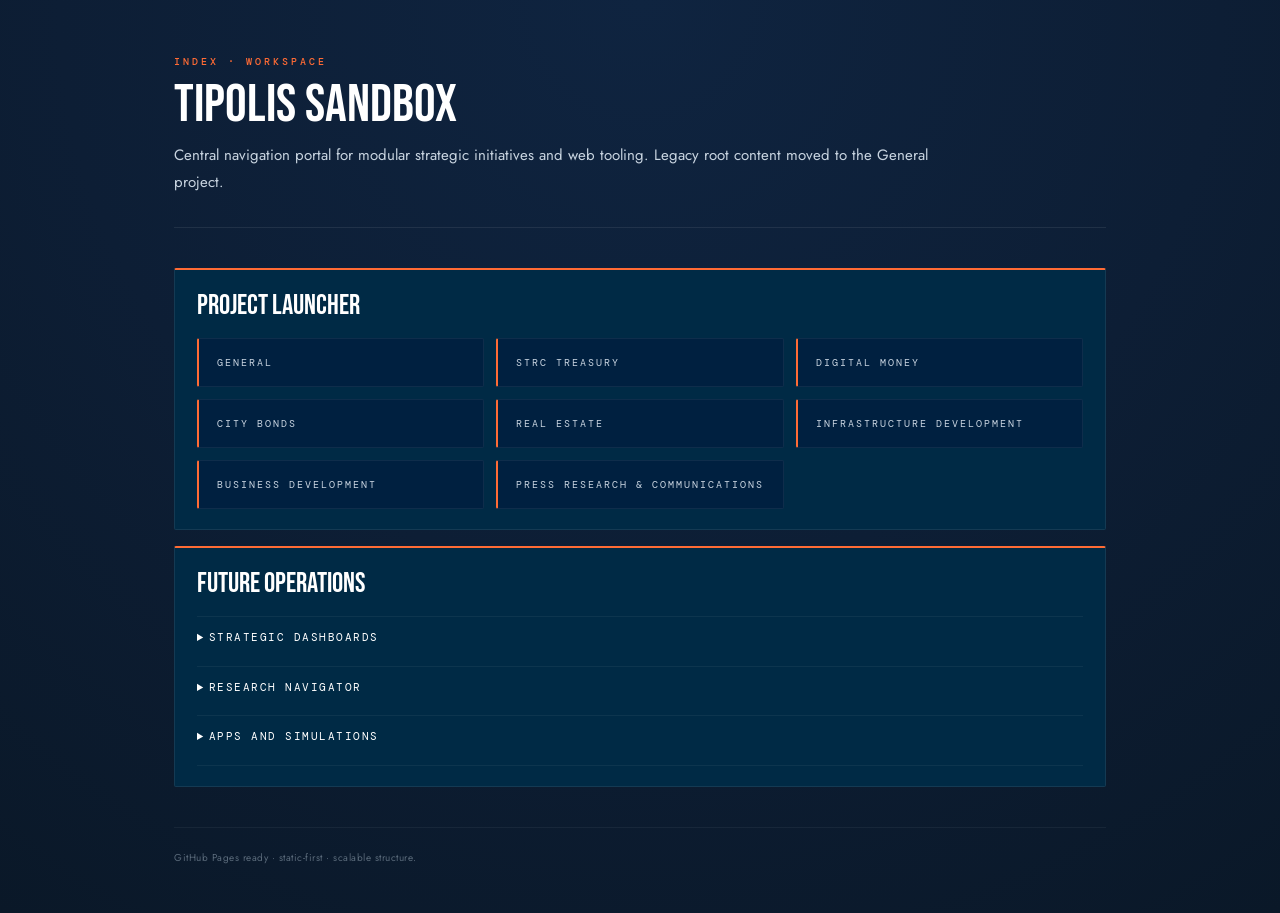
<file: index.html>
<!doctype html>
<html lang="en">
<head>
  <meta charset="UTF-8" />
  <meta name="viewport" content="width=device-width, initial-scale=1.0" />
  <title>Tipolis Sandbox</title>
  <link rel="preconnect" href="https://fonts.googleapis.com" />
  <link rel="preconnect" href="https://fonts.gstatic.com" crossorigin />
  <link href="https://fonts.googleapis.com/css2?family=Bebas+Neue&family=DM+Mono:wght@400;500&family=Jost:wght@300;400;500;600;700&family=DM+Sans:wght@400;500;700&display=swap" rel="stylesheet" />
  <link rel="stylesheet" href="assets/css/tipolis-design-system.css" />
  <link rel="stylesheet" href="assets/css/style.css" />
</head>
<body class="page--overview">
  <main class="container">
    <header>
      <span class="t-eyebrow">Index · Workspace</span>
      <h1>Tipolis Sandbox</h1>
      <p>Central navigation portal for modular strategic initiatives and web tooling. Legacy root content moved to the General project.</p>
    </header>

    <section class="card">
      <h2>Project Launcher</h2>
      <div class="grid">
        <a href="general/">General</a>
        <a href="strc-treasury/">STRC Treasury</a>
        <a href="digital-money/">Digital Money</a>
        <a href="city-bonds/">City Bonds</a>
        <a href="real-estate/">Real Estate</a>
        <a href="infrastructure-development/">Infrastructure Development</a>
        <a href="business-development/">Business Development</a>
        <a href="press-research-communications/">Press Research &amp; Communications</a>
      </div>
    </section>

    <section class="card">
      <h2>Future Operations</h2>
      <details>
        <summary>Strategic dashboards</summary>
        <small>Use project-specific <code>dashboards/</code> folders for deployment-ready modules.</small>
      </details>
      <details>
        <summary>Research navigator</summary>
        <small>Use project-specific <code>research/</code> hierarchies for reports, policy, and references.</small>
      </details>
      <details>
        <summary>Apps and simulations</summary>
        <small>Use project-specific <code>apps/</code> for tools and client-side experiments.</small>
      </details>
    </section>

    <footer>
      <small>GitHub Pages ready · static-first · scalable structure.</small>
    </footer>
  </main>
  <script src="assets/js/main.js"></script>
</body>
</html>
</file>
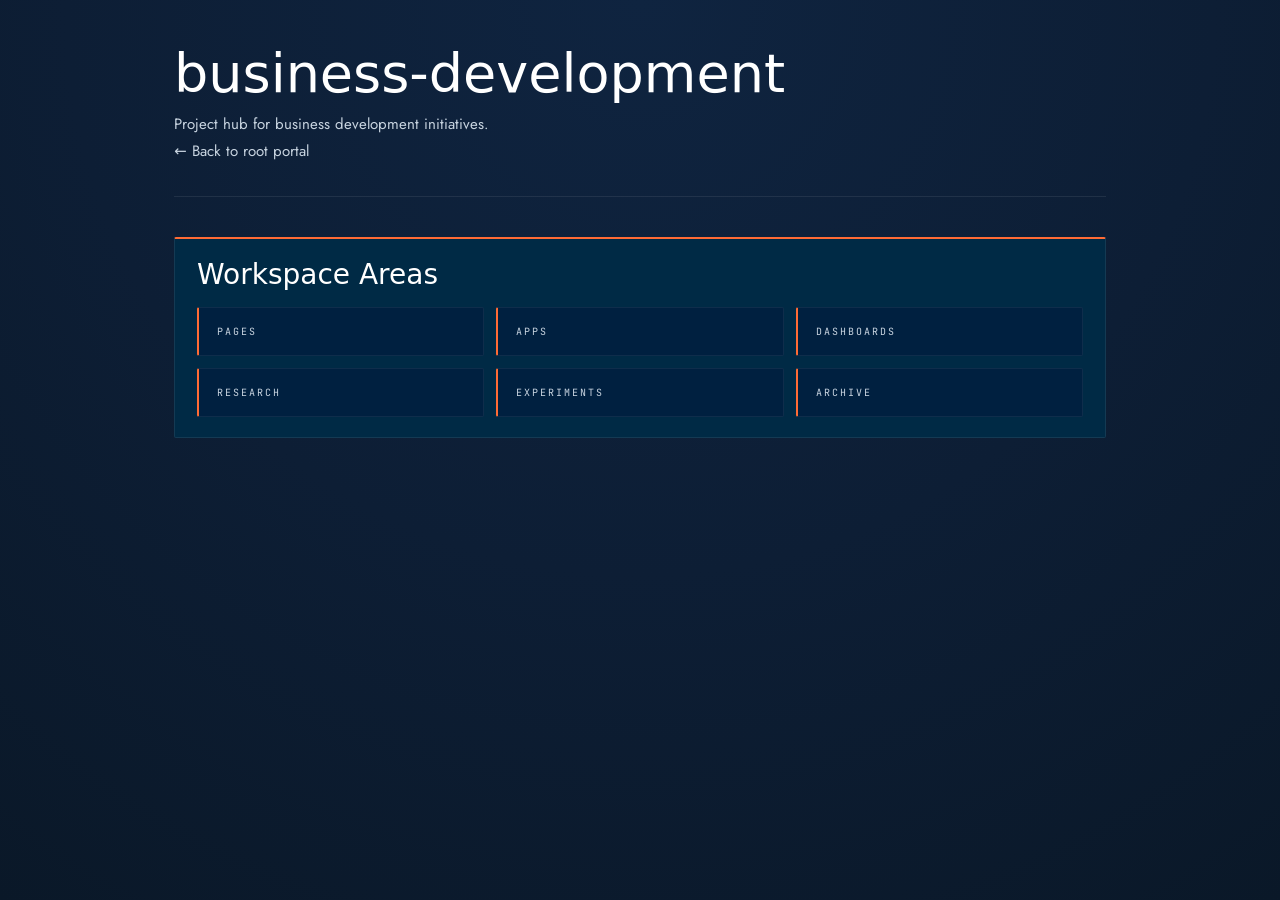
<file: business-development/index.html>
<!doctype html>
<html lang="en">
<head>
  <meta charset="UTF-8" />
  <meta name="viewport" content="width=device-width, initial-scale=1.0" />
  <title>business-development</title>
  <link rel="preconnect" href="https://fonts.googleapis.com" />
  <link rel="preconnect" href="https://fonts.gstatic.com" crossorigin />
  <link href="https://fonts.googleapis.com/css2?family=Cormorant+Garamond:wght@300;400;500;600&family=Jost:wght@300;400;500;600&family=JetBrains+Mono:wght@400&display=swap" rel="stylesheet" />
  <link rel="stylesheet" href="../assets/css/tipolis-design-system.css" />
  <link rel="stylesheet" href="../assets/css/style.css" />
</head>
<body>
  <main class="container">
    <header>
      <h1>business-development</h1>
      <p>Project hub for business development initiatives.</p>
      <p><a href="../">← Back to root portal</a></p>
    </header>

    <section class="card">
      <h2>Workspace Areas</h2>
      <div class="grid">
        <a href="pages/">Pages</a>
        <a href="apps/">Apps</a>
        <a href="dashboards/">Dashboards</a>
        <a href="research/">Research</a>
        <a href="experiments/">Experiments</a>
        <a href="archive/">Archive</a>
      </div>
    </section>
  </main>
</body>
</html>
</file>
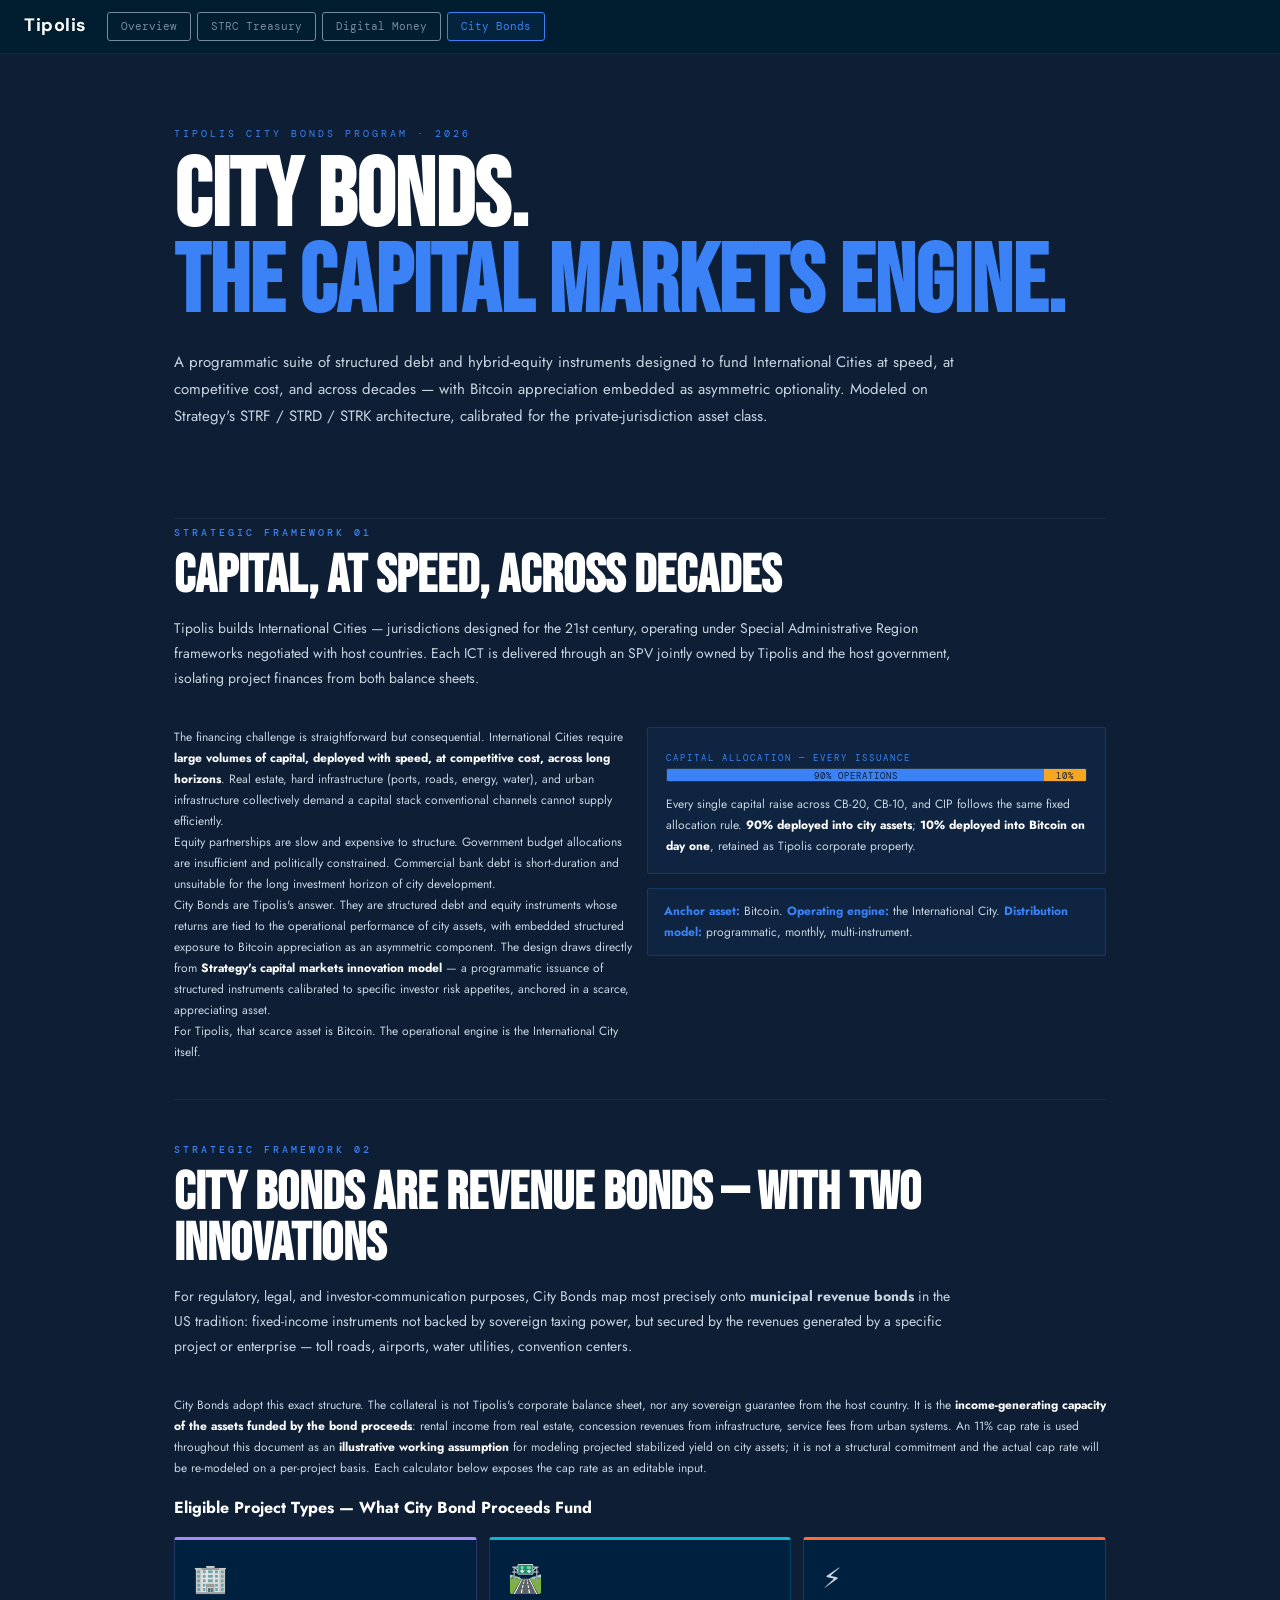
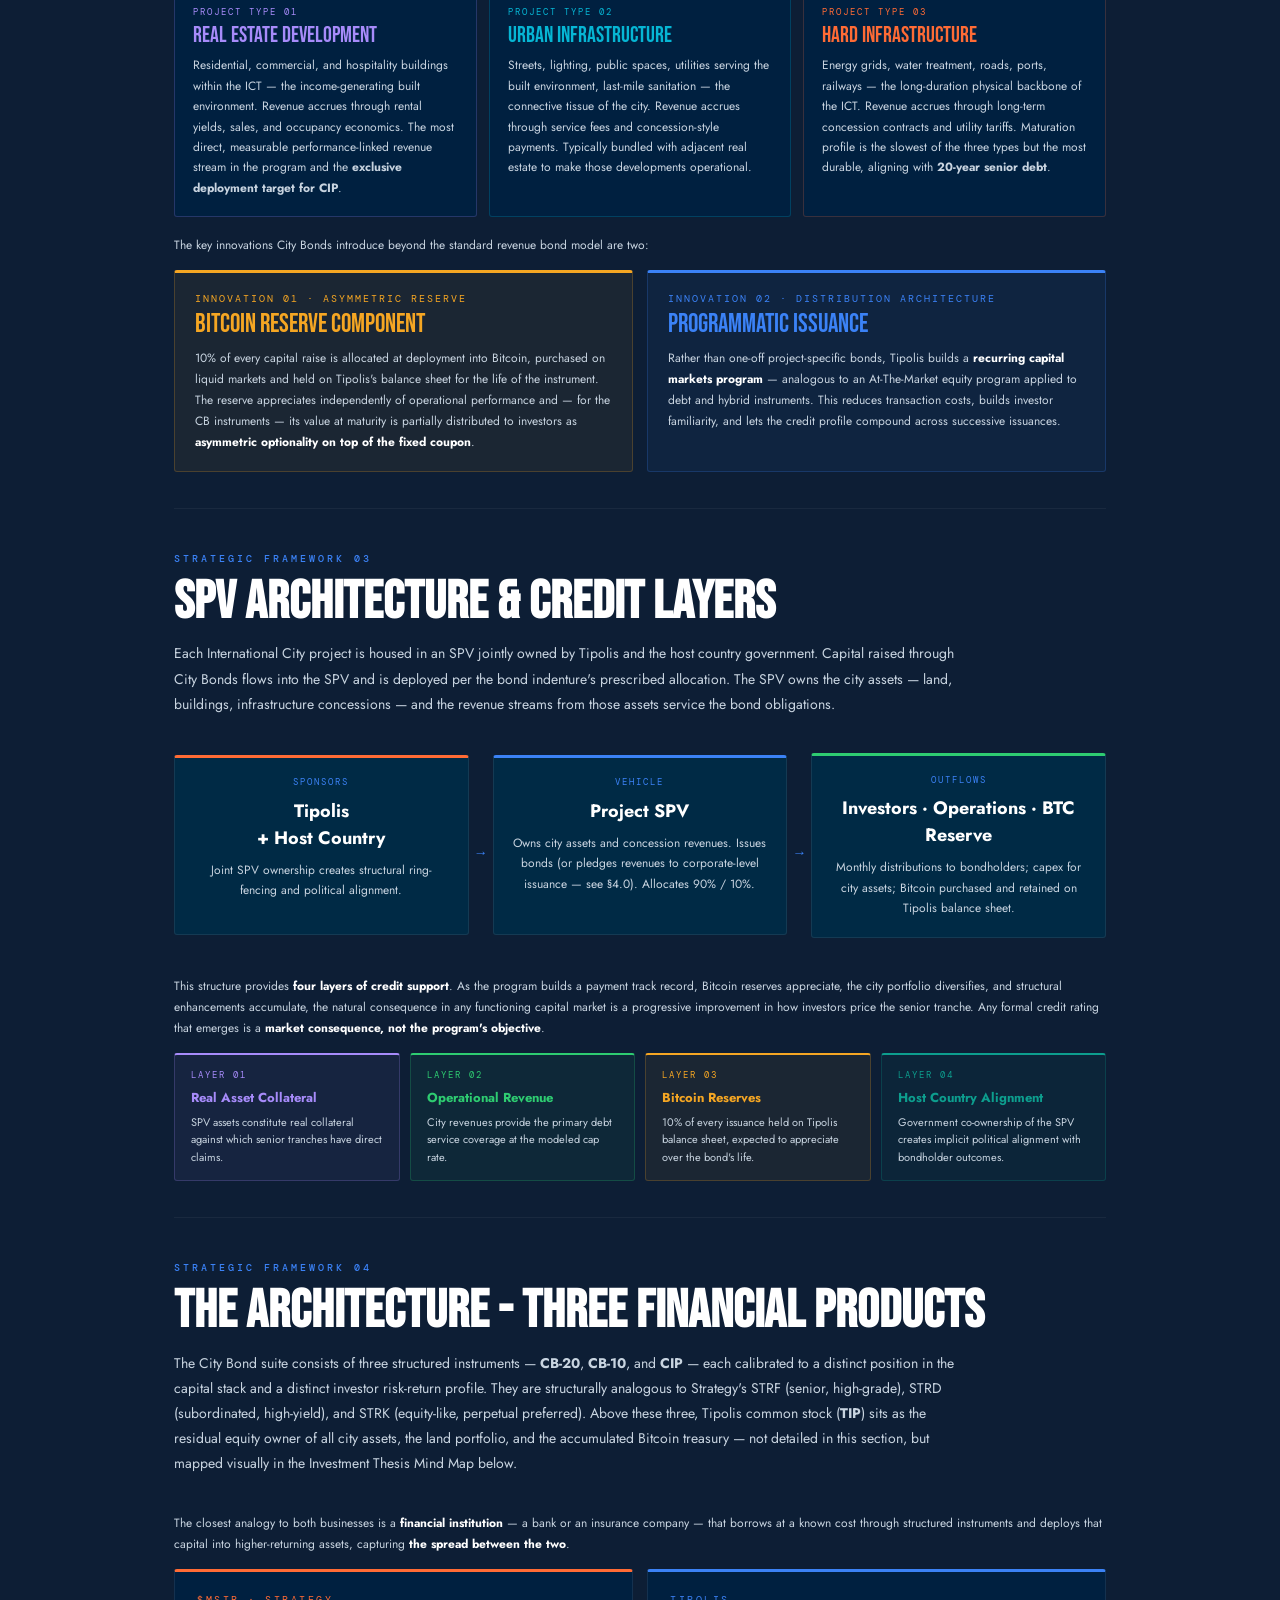
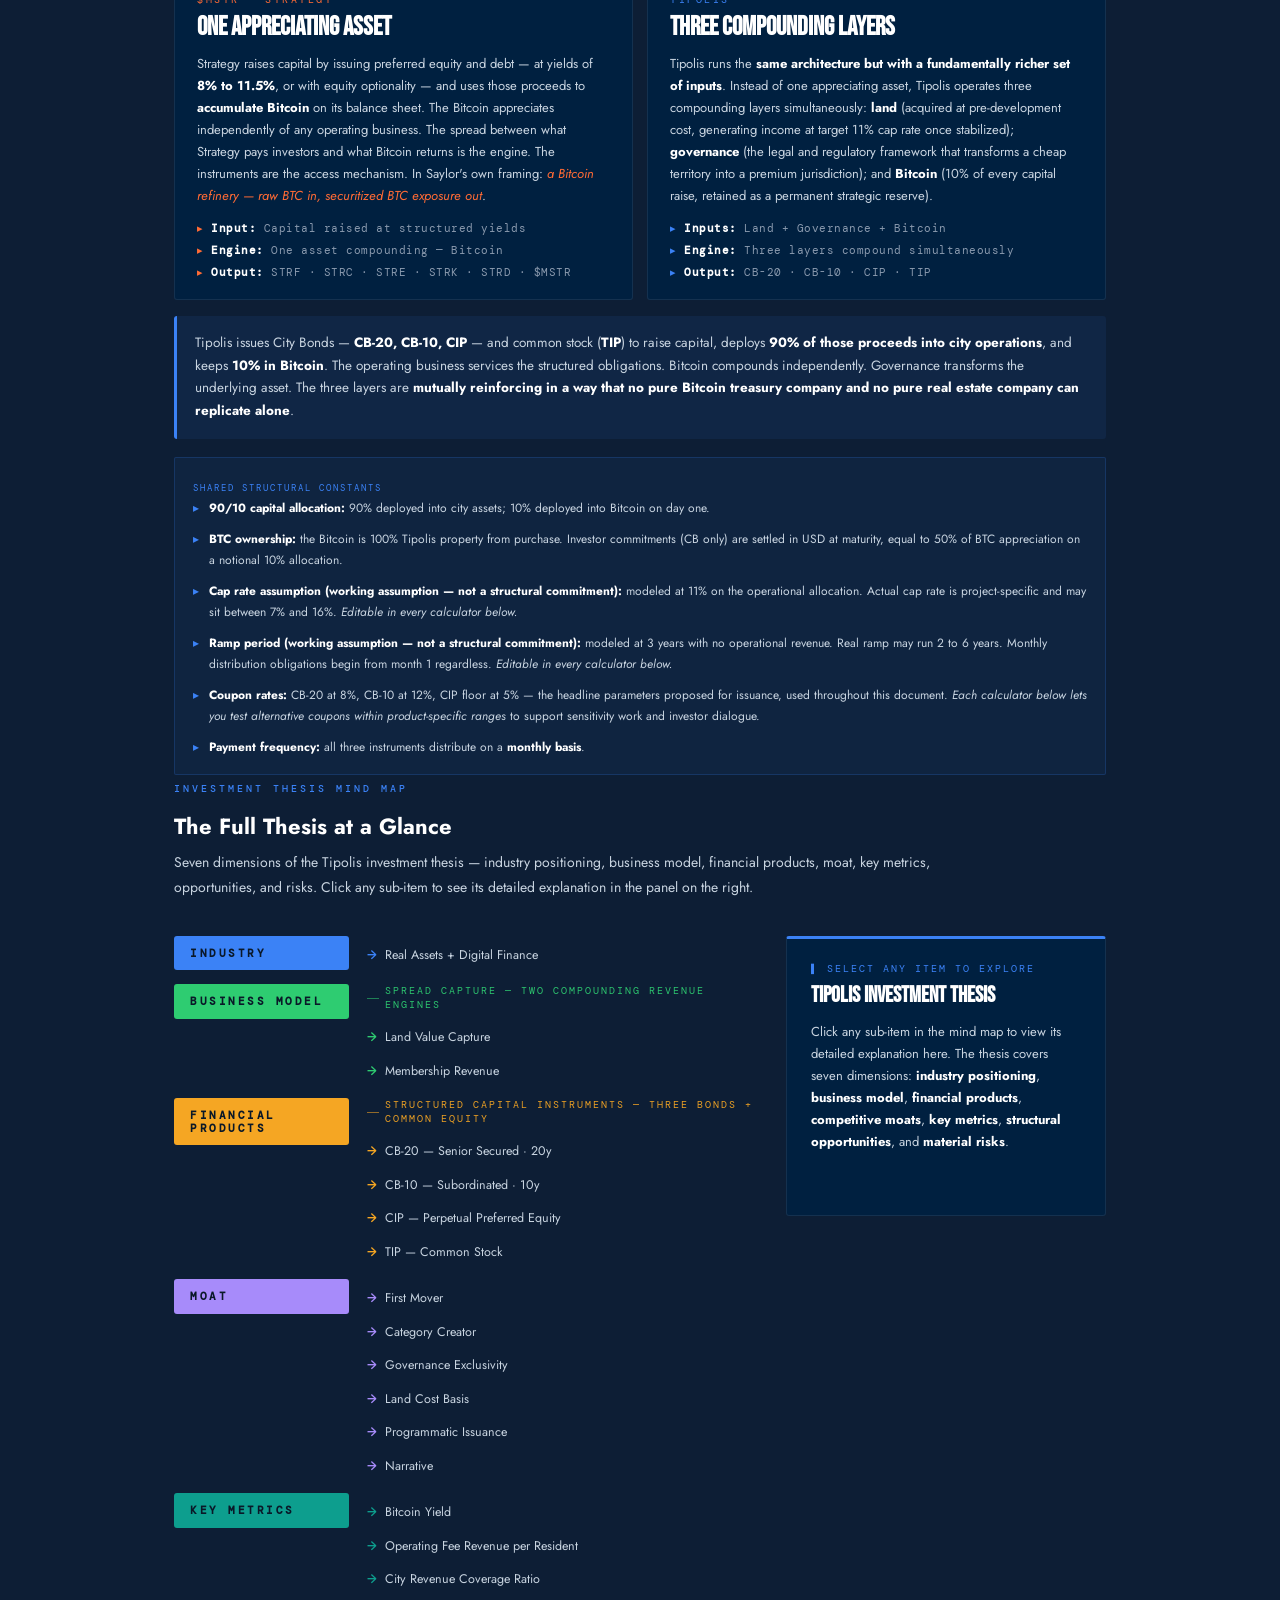
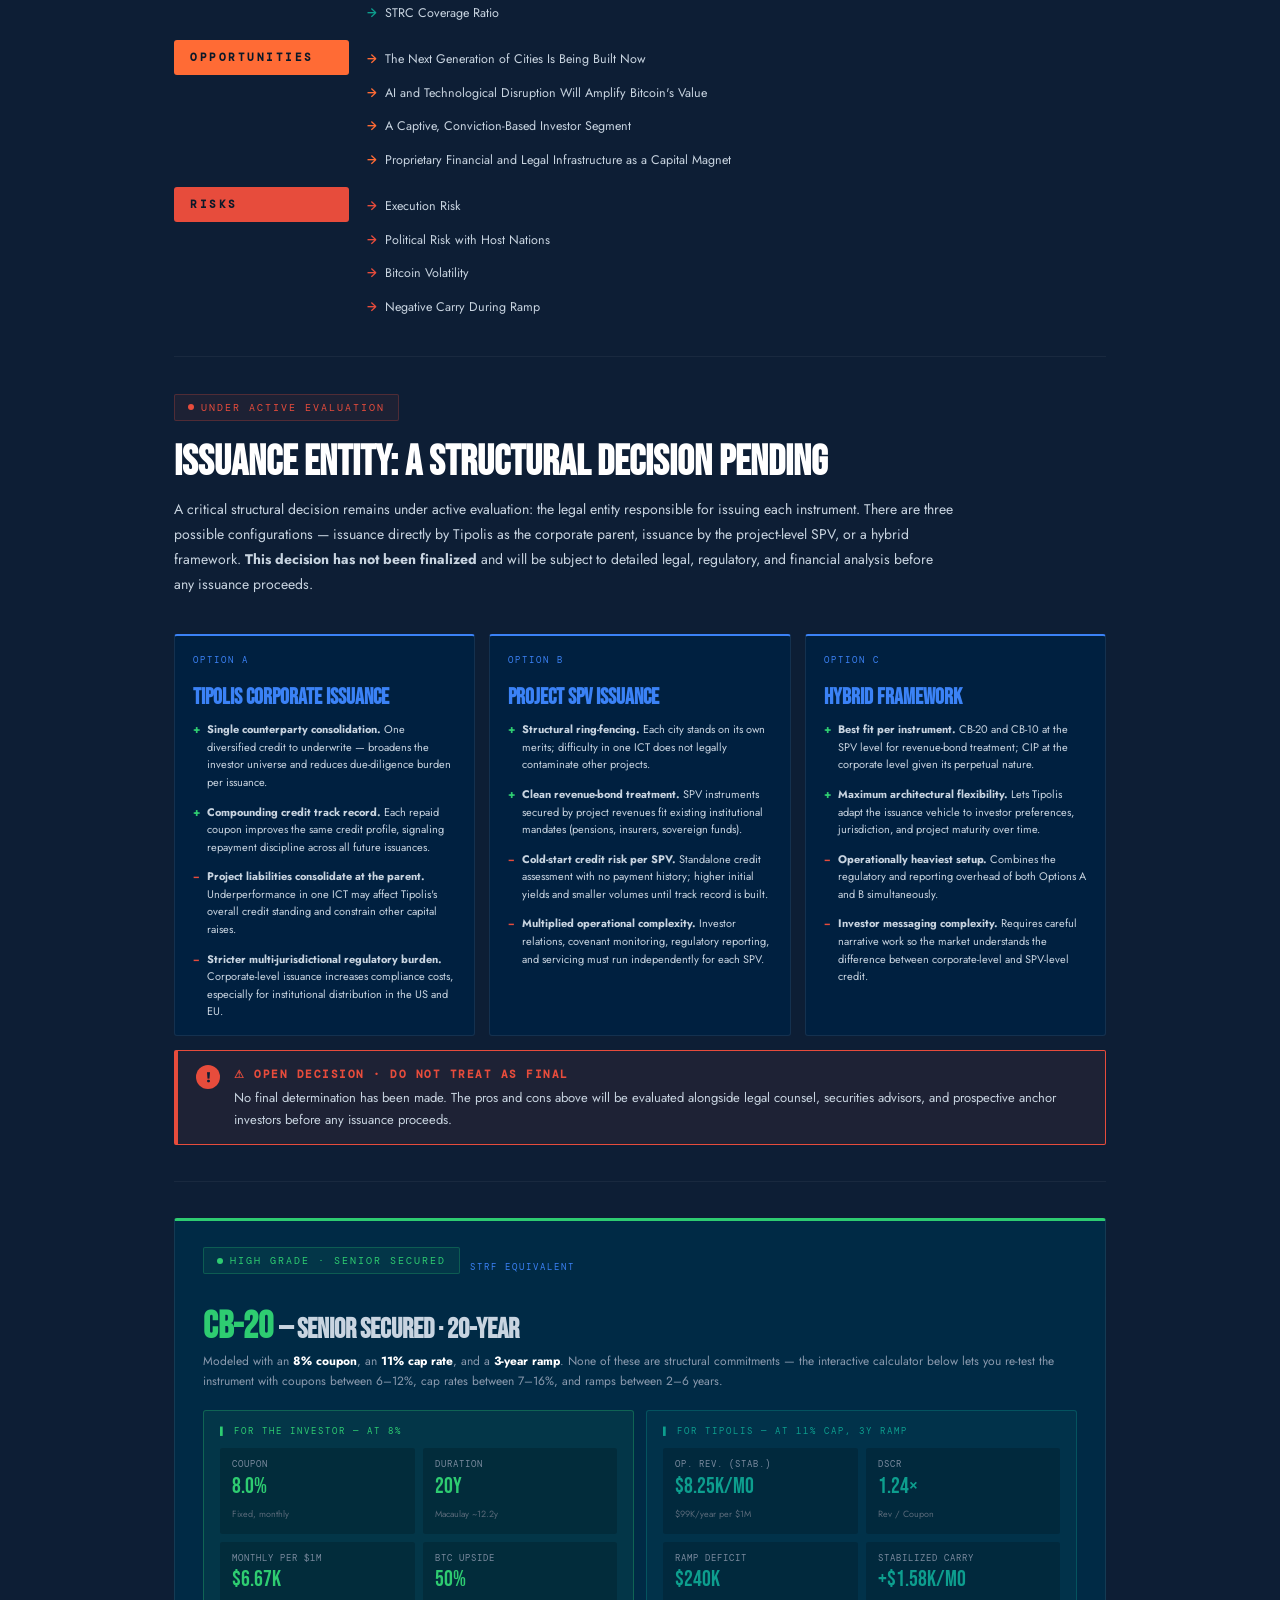
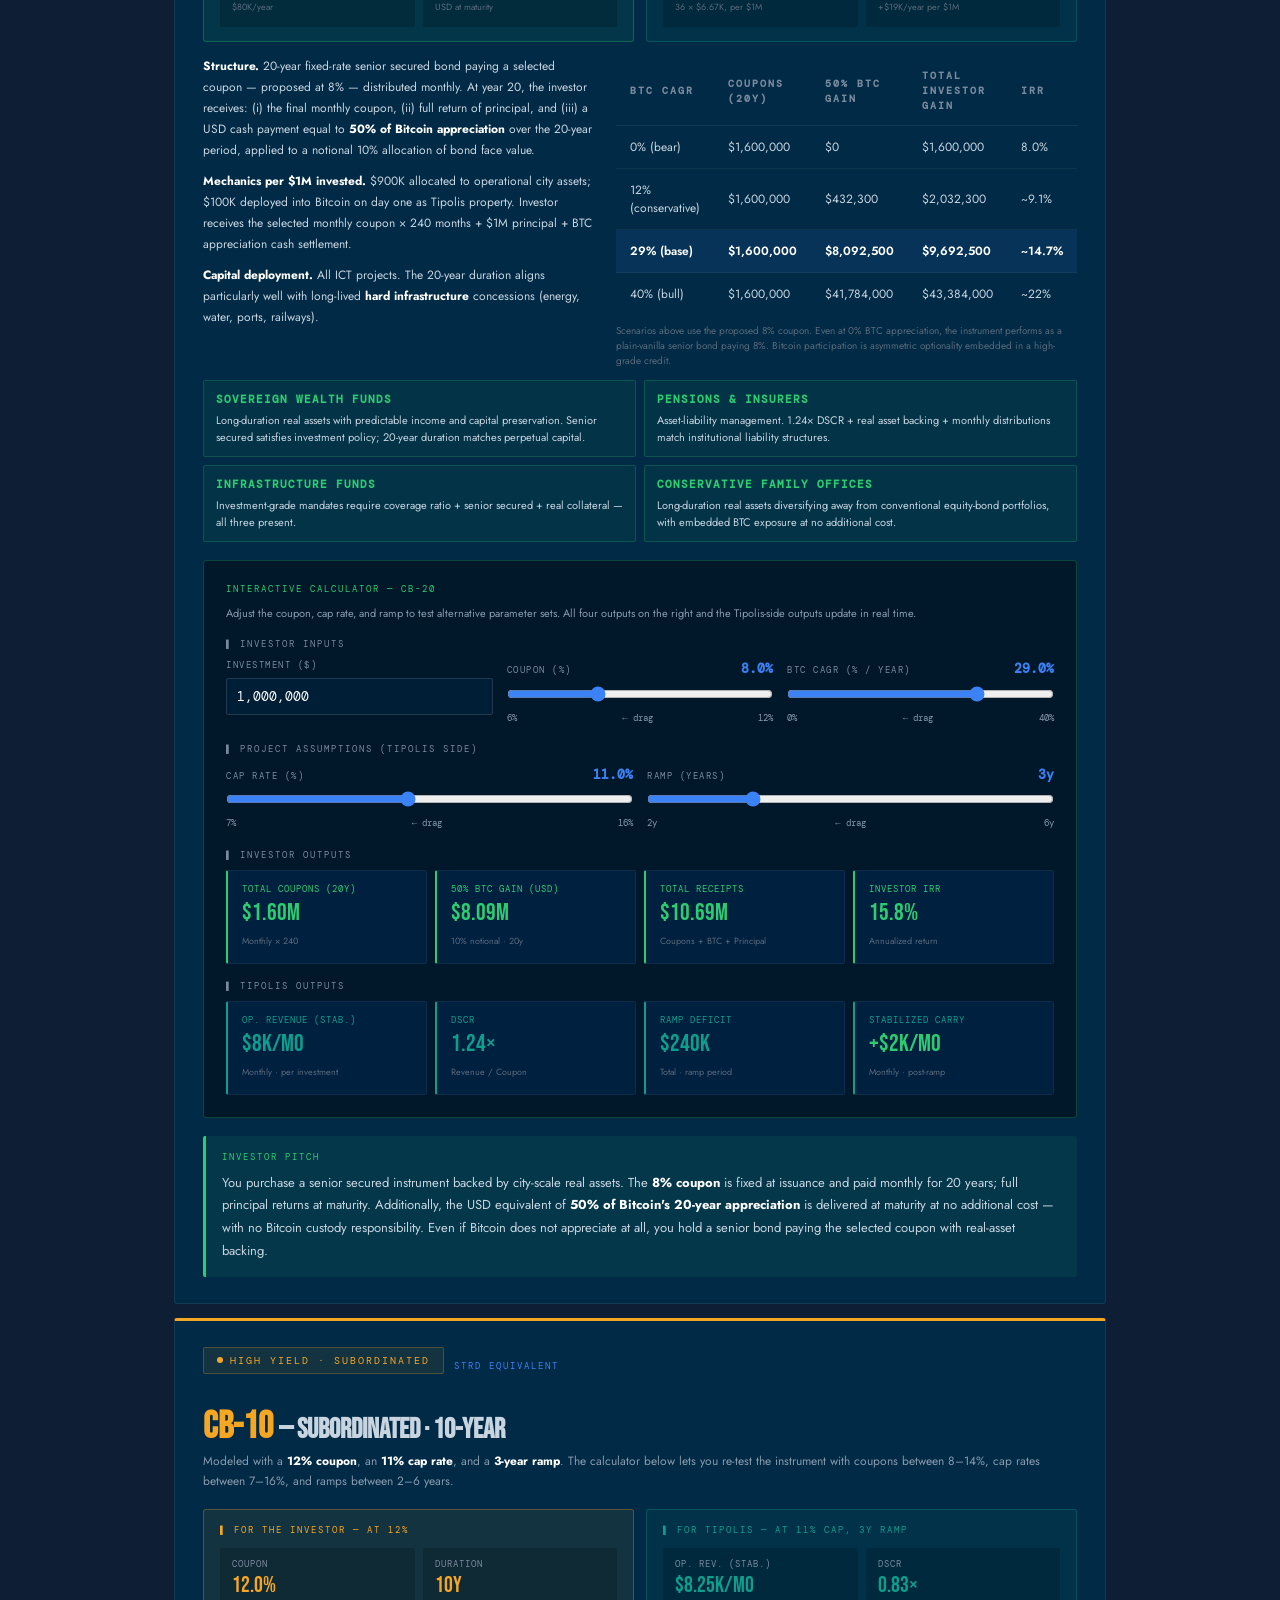
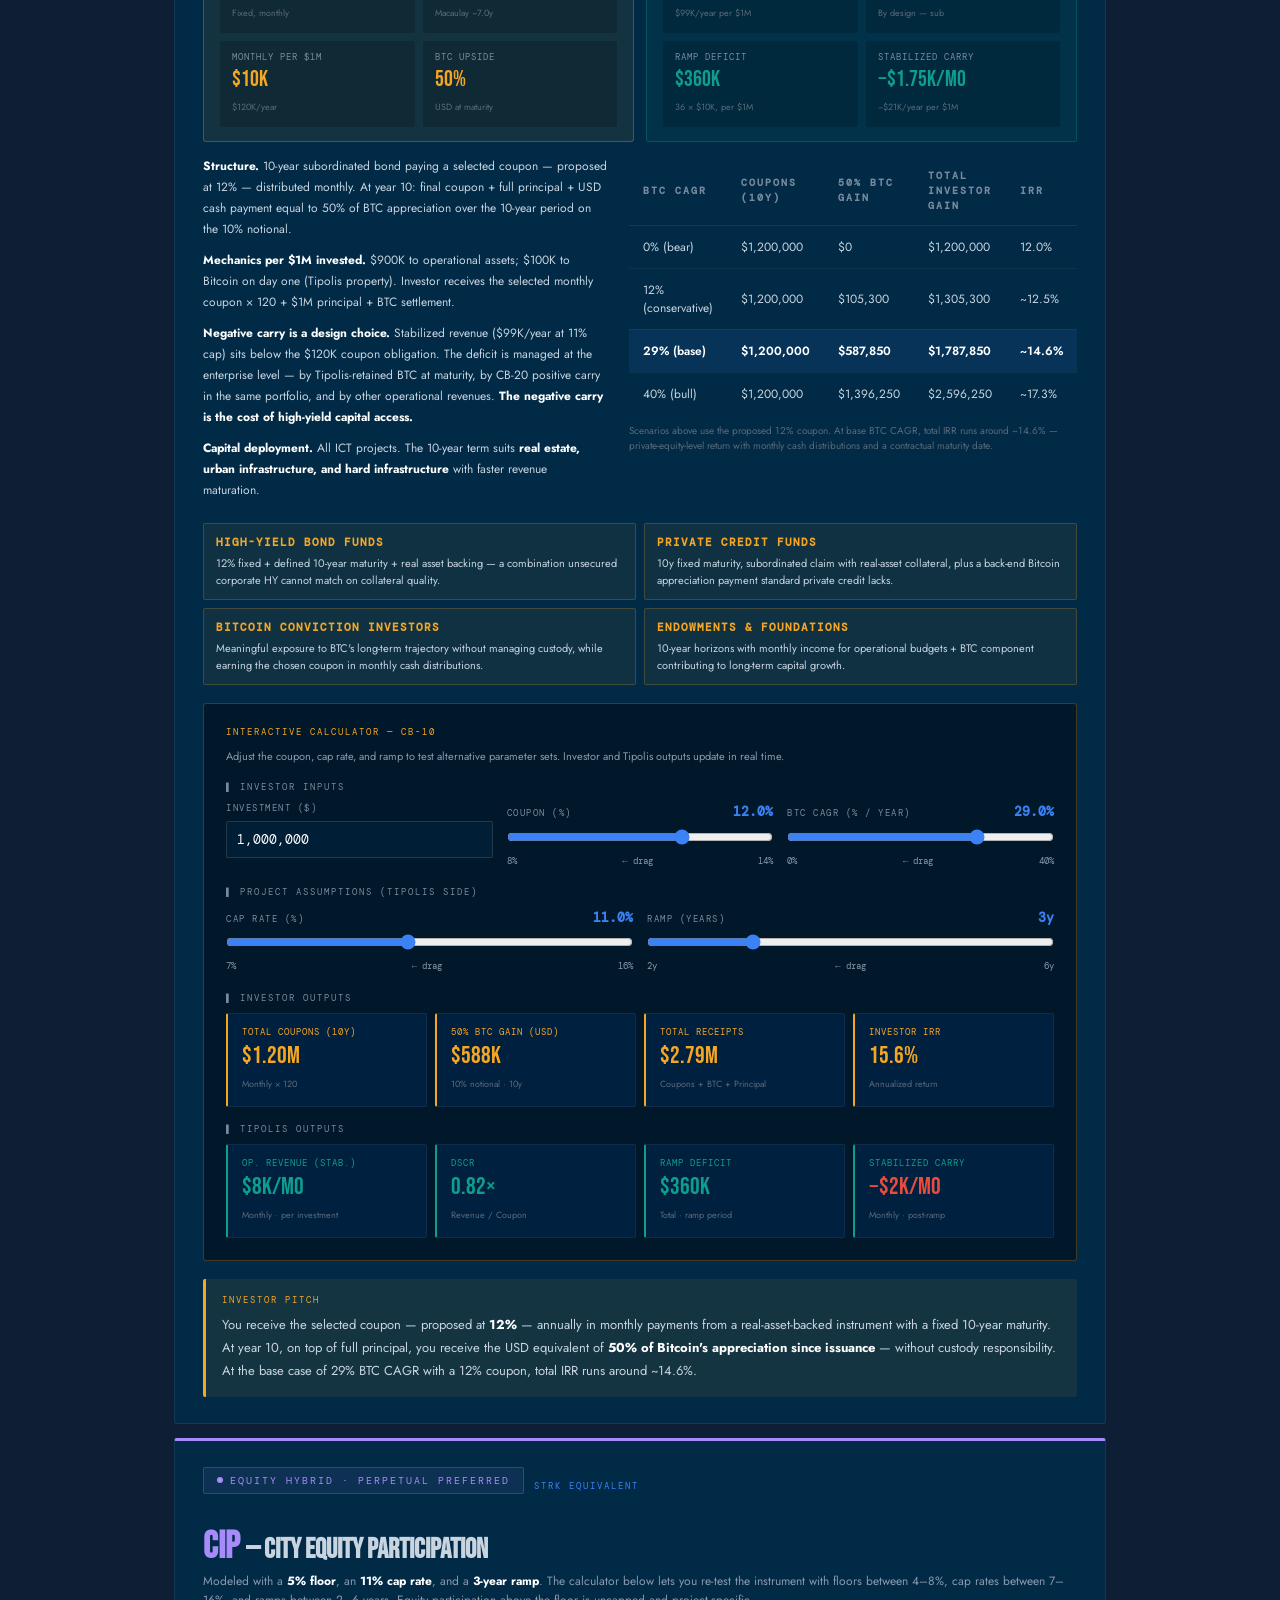
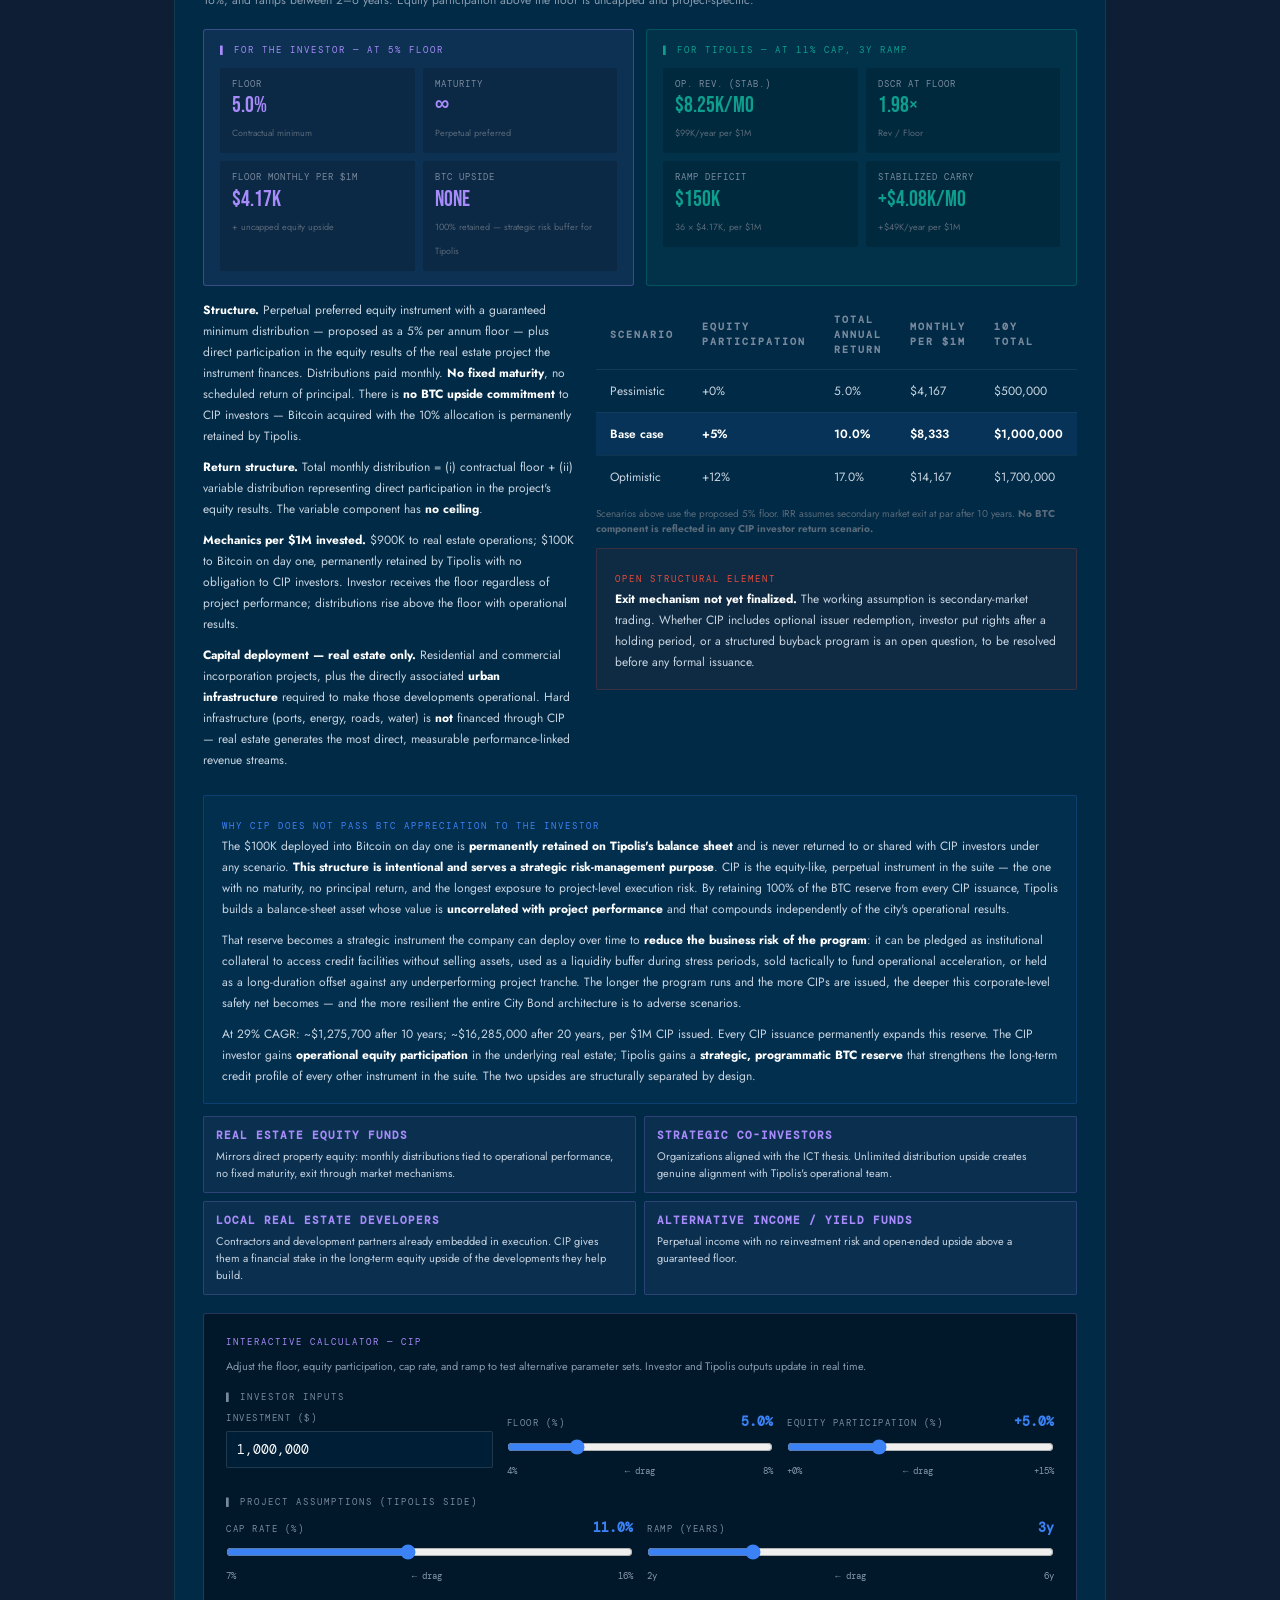
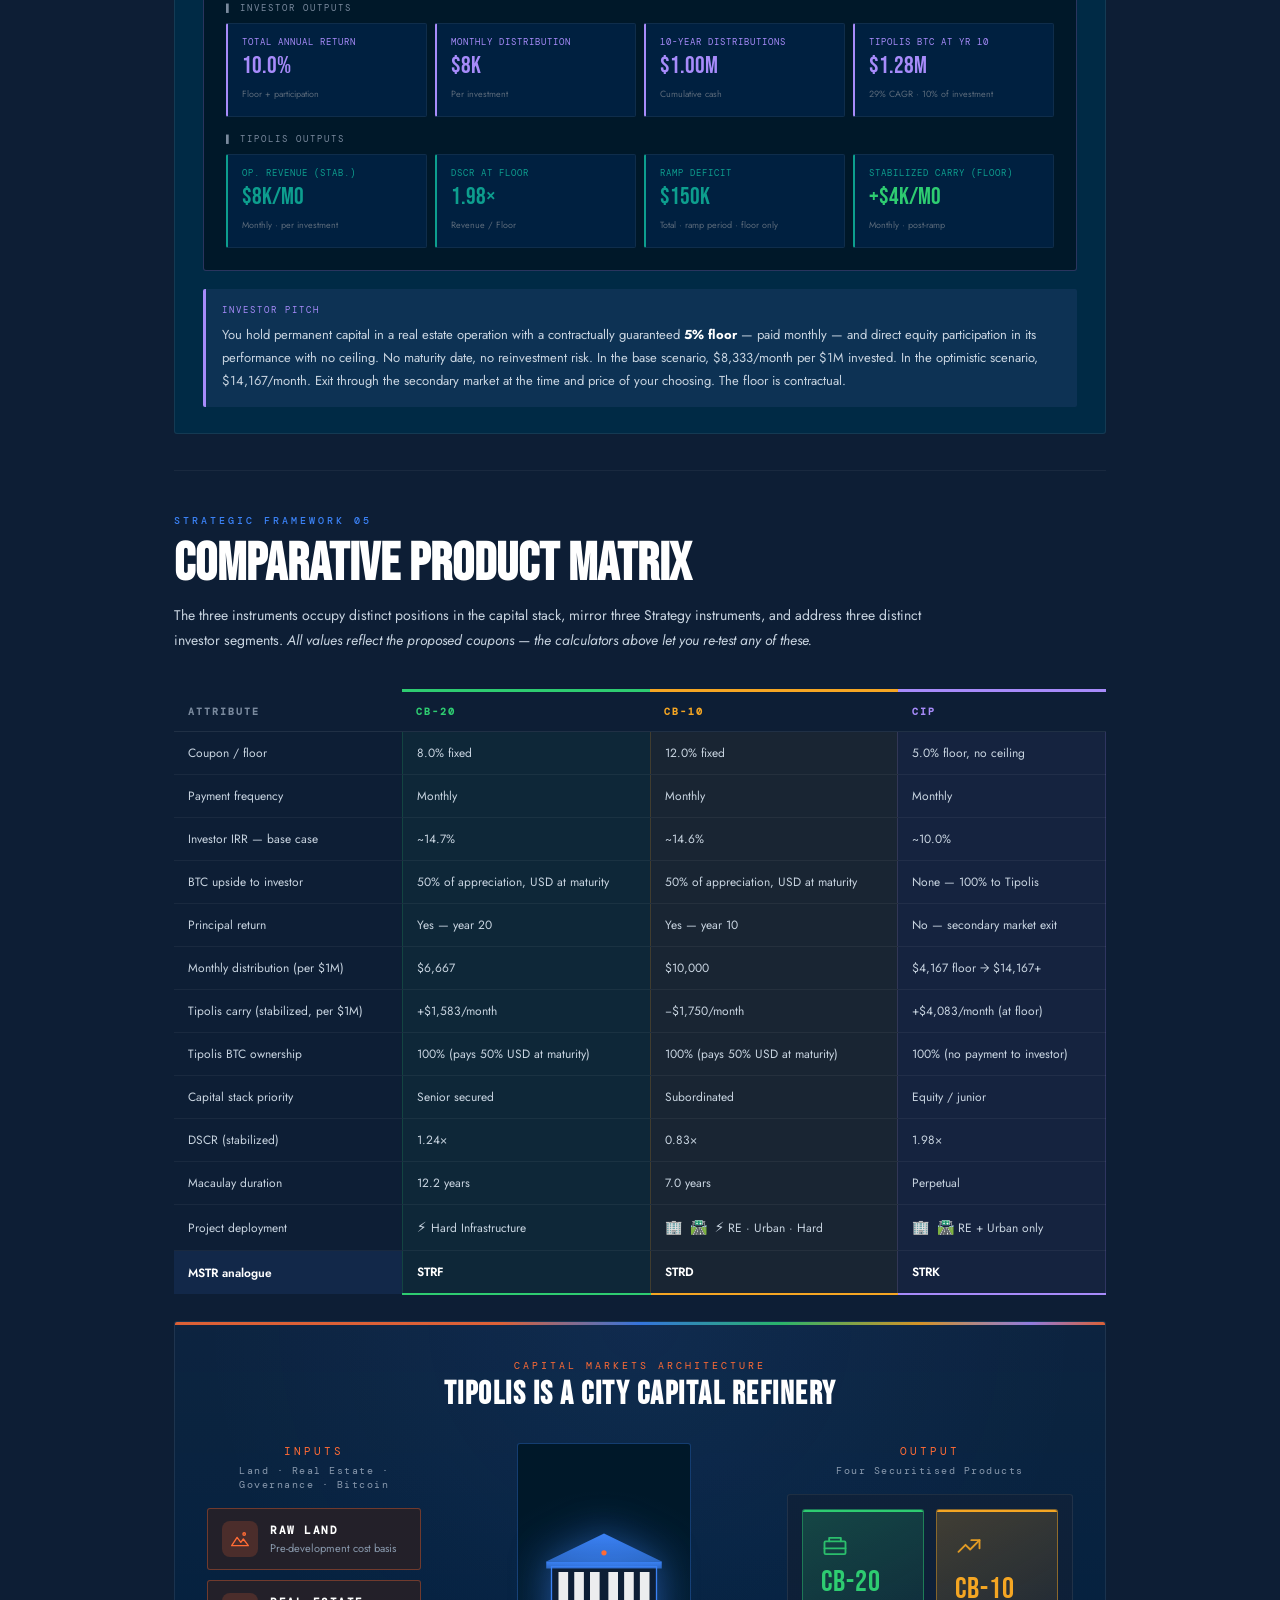
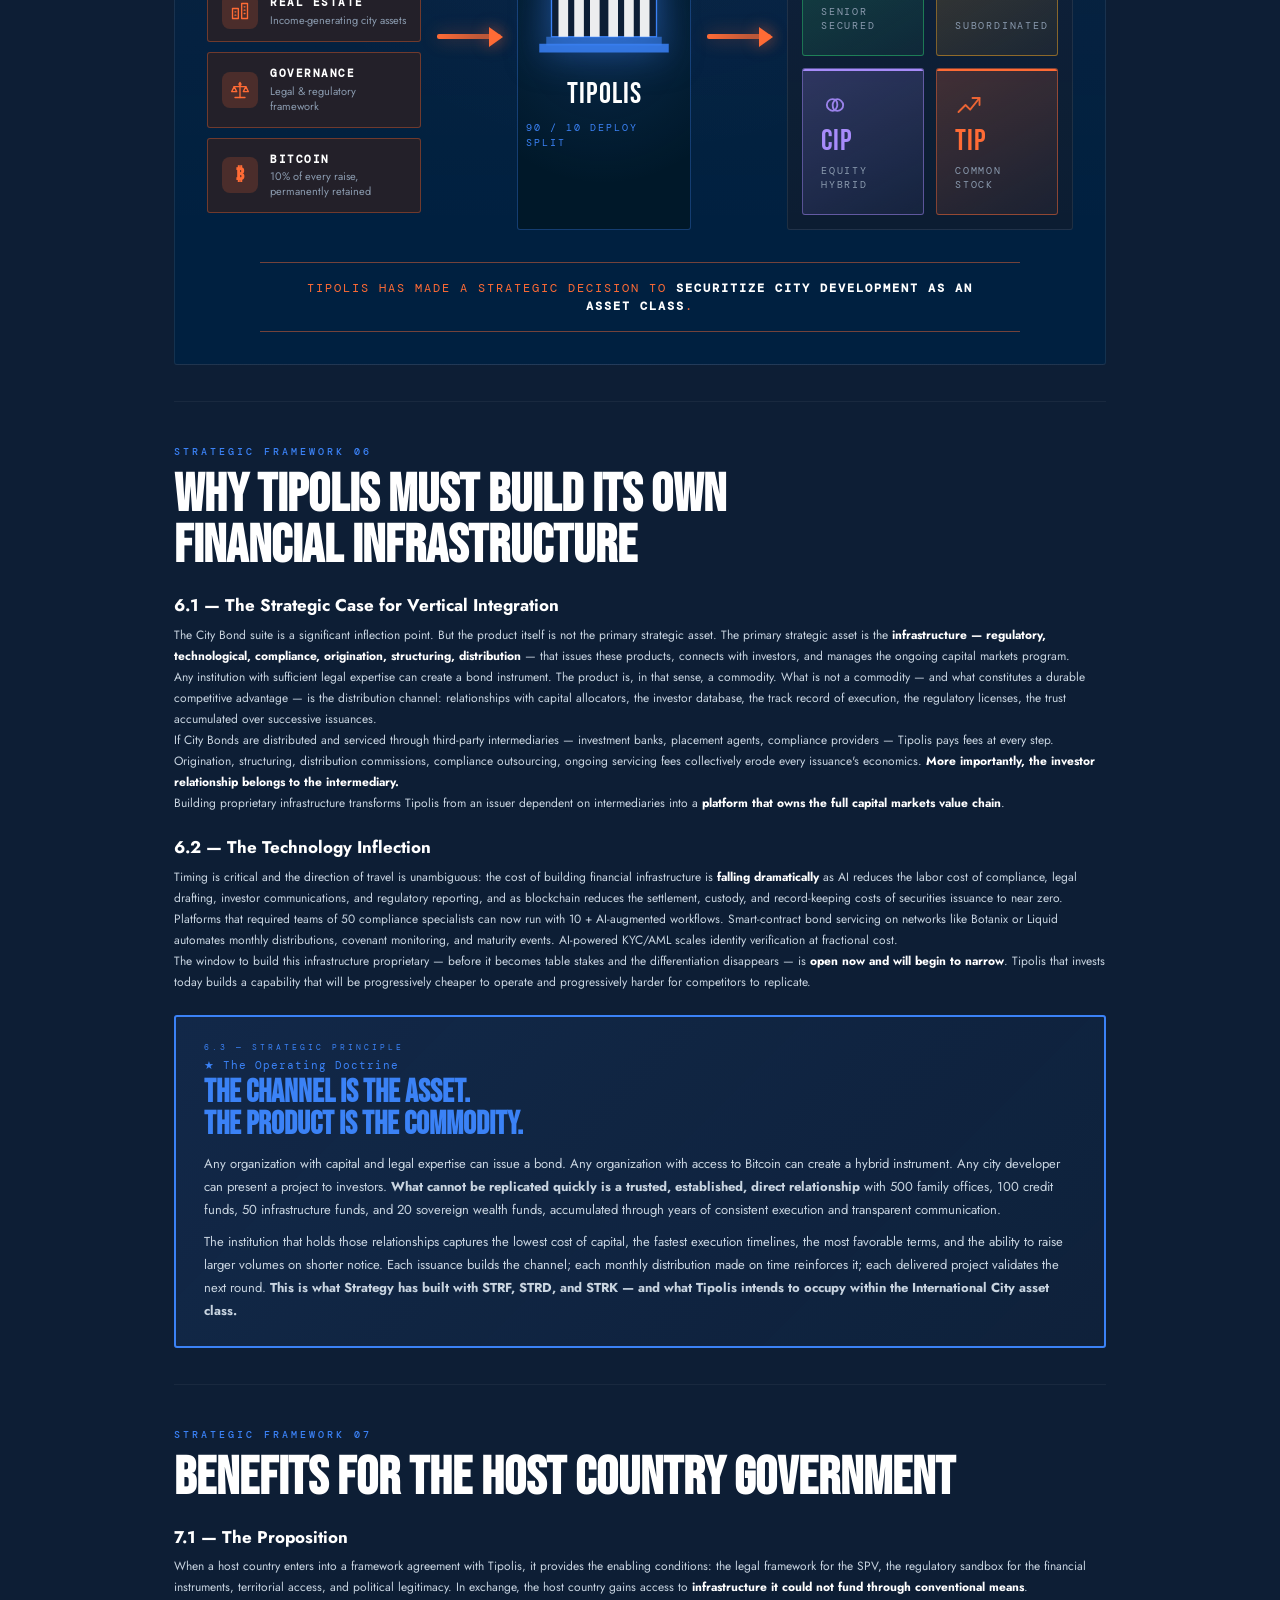
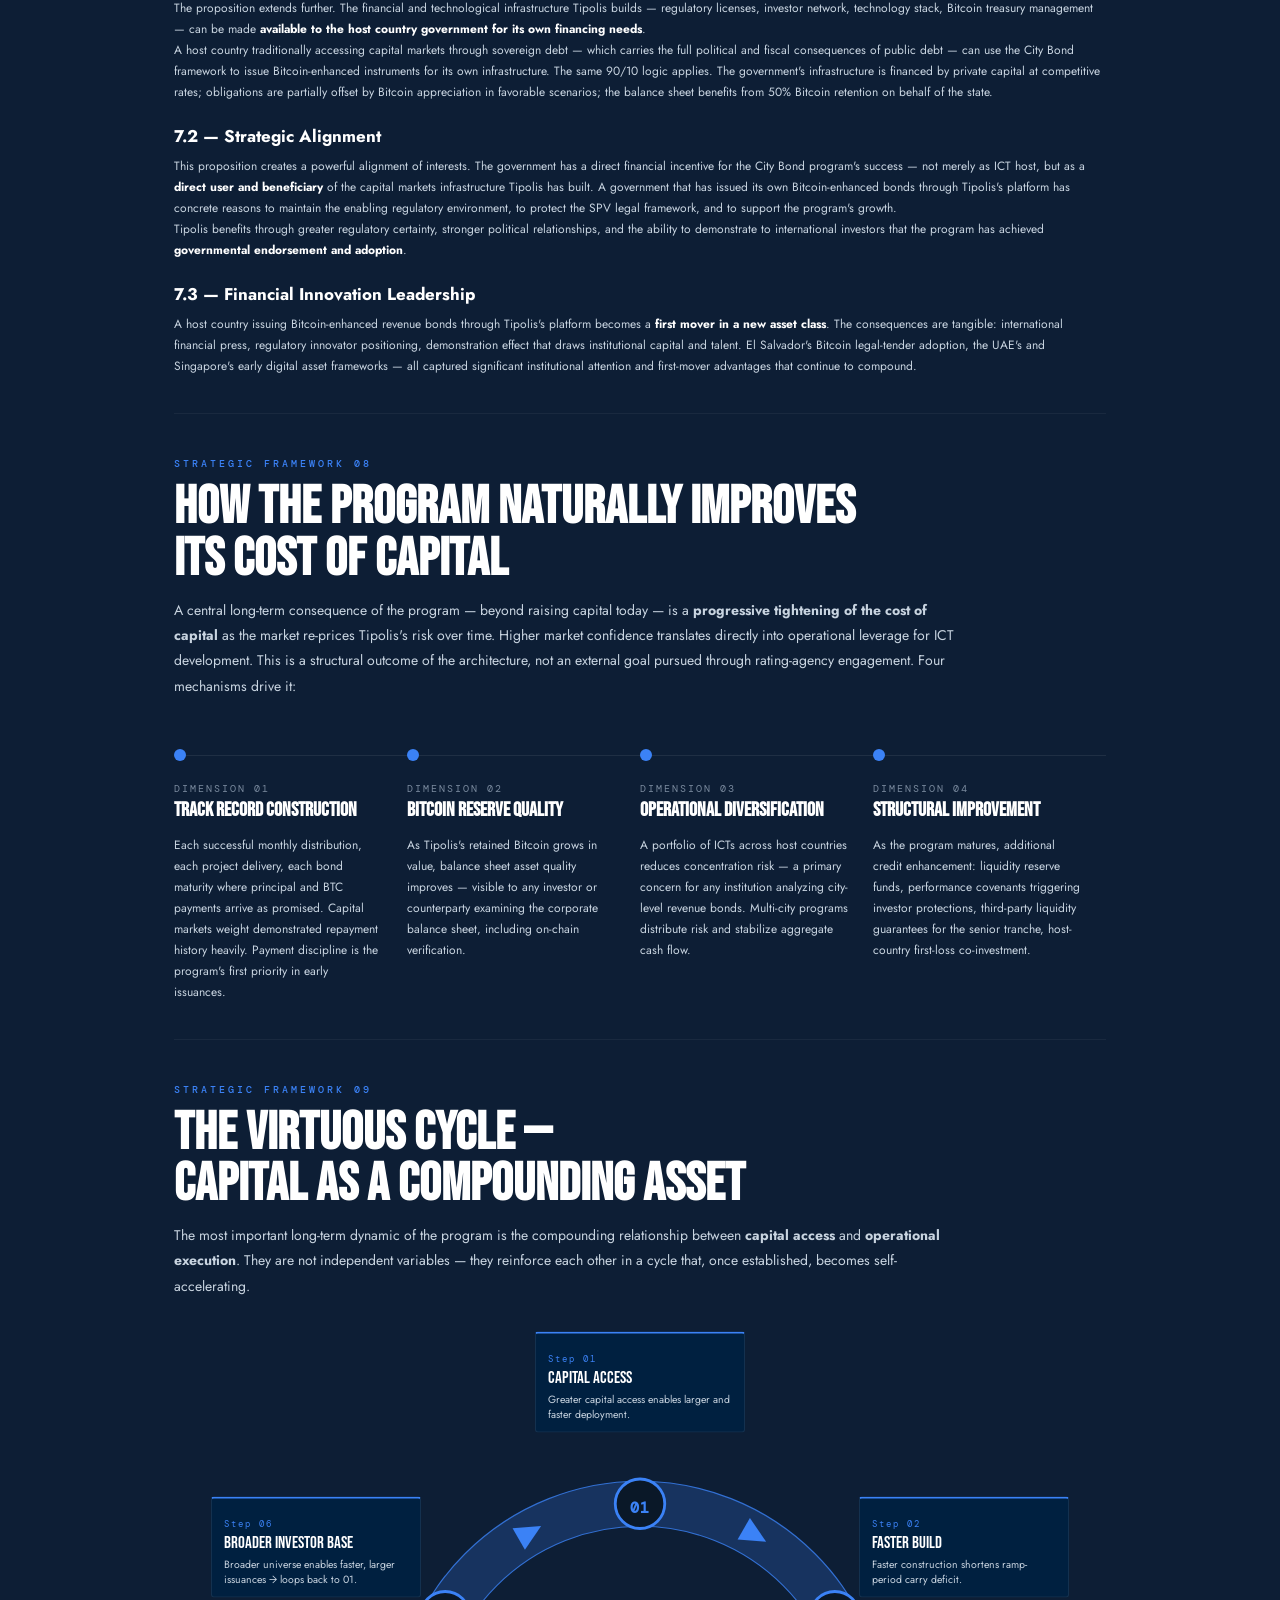
<file: city-bonds/index.html>
<!doctype html>
<html lang="en">
<head>
  <meta charset="UTF-8" />
  <meta name="viewport" content="width=device-width, initial-scale=1.0" />
  <title>City Bonds — Tipolis Capital Markets Program</title>
  <link rel="preconnect" href="https://fonts.googleapis.com" />
  <link rel="preconnect" href="https://fonts.gstatic.com" crossorigin />
  <link href="https://fonts.googleapis.com/css2?family=Bebas+Neue&family=DM+Mono:wght@400;500&family=Jost:wght@300;400;500;600;700&family=DM+Sans:wght@400;500;700&display=swap" rel="stylesheet" />
  <link rel="stylesheet" href="../assets/css/tipolis-design-system.css" />
  <style>
    /* ─── Capital allocation visual ─── */
    .cb-allocation-bar {
      display: flex;
      height: 14px;
      border-radius: var(--radius-1);
      overflow: hidden;
      border: 1px solid var(--color-border-card);
    }
    .cb-allocation-bar > span {
      display: block;
      font-family: var(--font-mono);
      font-size: 9px;
      letter-spacing: var(--tracking-mono-1);
      text-transform: uppercase;
      color: var(--color-navy-900);
      text-align: center;
      line-height: 14px;
    }

    /* ─── Project types grid (§2) ─── */
    .cb-projects { display: grid; grid-template-columns: repeat(3, 1fr); gap: 12px; margin-top: 18px; }
    .cb-project {
      background: var(--color-bg-card-mid);
      border: 1px solid color-mix(in srgb, var(--project-accent) 22%, transparent);
      border-top: 3px solid var(--project-accent);
      border-radius: var(--radius-2);
      padding: 18px;
    }
    .cb-project__emoji { font-size: 28px; display: block; margin-bottom: 6px; }
    .cb-project__name {
      display: block;
      font-family: var(--font-display);
      font-size: 22px;
      line-height: 1;
      color: var(--project-accent);
      margin-bottom: 8px;
    }
    .cb-project__scope {
      display: block;
      font-family: var(--font-mono);
      font-size: 9px;
      letter-spacing: 2px;
      text-transform: uppercase;
      color: var(--project-accent);
      margin-bottom: 6px;
    }
    .cb-project__body { font-size: 12px; line-height: 1.7; color: var(--color-text-body); }
    @media (max-width: 768px) { .cb-projects { grid-template-columns: 1fr; } }

    /* ─── SPV flow (§3) ─── */
    .cb-spv-grid {
      display: grid;
      grid-template-columns: 1fr 24px 1fr 24px 1fr;
      align-items: center;
      gap: 0;
      margin: 24px 0;
    }
    .cb-spv-arrow {
      font-family: var(--font-mono);
      font-size: 14px;
      color: var(--accent);
      text-align: center;
    }
    @media (max-width: 768px) {
      .cb-spv-grid { grid-template-columns: 1fr; }
      .cb-spv-arrow { transform: rotate(90deg); padding: 8px 0; }
    }

    /* ─── Credit support pillars (§3) — each accent-colored ─── */
    .cb-pillar-grid { display: grid; grid-template-columns: repeat(4, 1fr); gap: 10px; }
    @media (max-width: 900px) { .cb-pillar-grid { grid-template-columns: repeat(2, 1fr); } }
    @media (max-width: 500px) { .cb-pillar-grid { grid-template-columns: 1fr; } }
    .cb-pillar {
      background: color-mix(in srgb, var(--pillar-accent) 6%, transparent);
      border: 1px solid color-mix(in srgb, var(--pillar-accent) 22%, transparent);
      border-top: 2px solid var(--pillar-accent);
      border-radius: var(--radius-2);
      padding: 14px 16px;
    }
    .cb-pillar__pre {
      display: block;
      font-family: var(--font-mono);
      font-size: 9px;
      letter-spacing: 2px;
      text-transform: uppercase;
      color: var(--pillar-accent);
      margin-bottom: 6px;
    }
    .cb-pillar__title {
      font-family: var(--font-body);
      font-size: 13px;
      font-weight: 700;
      color: var(--pillar-accent);
      margin-bottom: 6px;
    }
    .cb-pillar__body { font-size: 11px; line-height: 1.6; color: var(--color-text-body); }

    /* ─── Innovations (§2) — distinct accents ─── */
    .cb-innovation {
      background: color-mix(in srgb, var(--innov-accent) 6%, transparent);
      border: 1px solid color-mix(in srgb, var(--innov-accent) 22%, transparent);
      border-top: 3px solid var(--innov-accent);
      border-radius: var(--radius-2);
      padding: 18px 20px;
    }
    .cb-innovation__pre {
      display: block;
      font-family: var(--font-mono);
      font-size: 10px;
      letter-spacing: 2px;
      text-transform: uppercase;
      color: var(--innov-accent);
      margin-bottom: 6px;
    }
    .cb-innovation__title {
      font-family: var(--font-display);
      font-size: 26px;
      line-height: 1;
      color: var(--innov-accent);
      margin-bottom: 10px;
    }
    .cb-innovation__body { font-size: 12px; line-height: 1.75; color: var(--color-text-body); }
    .cb-innovation__body strong { color: var(--color-text-primary); }

    /* ─── Options A/B/C (§4.0) ─── */
    .cb-options { display: grid; grid-template-columns: repeat(3, 1fr); gap: 14px; }
    .cb-options article {
      background: var(--color-bg-card-mid);
      border: 1px solid var(--color-border-card);
      border-top: 2px solid var(--accent);
      border-radius: var(--radius-2);
      padding: 18px 18px 14px;
      display: flex;
      flex-direction: column;
      gap: 12px;
    }
    .cb-options h4 {
      font-family: var(--font-display);
      font-size: 22px;
      line-height: 1;
      color: var(--accent);
    }
    .cb-options .pro,
    .cb-options .con { font-size: 11px; line-height: 1.6; padding-left: 14px; position: relative; color: var(--color-text-body); }
    .cb-options .pro::before { content: '+'; position: absolute; left: 0; color: var(--accent-strategic); font-weight: 700; }
    .cb-options .con::before { content: '−'; position: absolute; left: 0; color: var(--accent-warning); font-weight: 700; }
    @media (max-width: 768px) { .cb-options { grid-template-columns: 1fr; } }

    /* ─── Warning callout (red) ─── */
    .cb-warning {
      display: flex;
      gap: 14px;
      align-items: flex-start;
      background: color-mix(in srgb, var(--accent-warning) 8%, transparent);
      border: 1px solid var(--accent-warning);
      border-left: 4px solid var(--accent-warning);
      border-radius: var(--radius-1);
      padding: 14px 18px;
    }
    .cb-warning__icon {
      flex-shrink: 0;
      width: 24px;
      height: 24px;
      border-radius: 50%;
      background: var(--accent-warning);
      color: var(--color-navy-900);
      font-weight: 800;
      font-size: 14px;
      display: flex;
      align-items: center;
      justify-content: center;
      font-family: var(--font-body);
    }
    .cb-warning__body {
      font-size: 13px;
      line-height: 1.65;
      color: var(--color-text-body);
    }
    .cb-warning__body strong { color: var(--accent-warning); text-transform: uppercase; font-family: var(--font-mono); letter-spacing: 1.5px; font-size: 11px; display: block; margin-bottom: 4px; }

    /* ─── Instrument block ─── */
    .cb-instrument {
      background: var(--color-bg-card);
      border: 1px solid var(--color-border-card);
      border-top: 3px solid var(--instrument-accent, var(--accent));
      border-radius: var(--radius-2);
      padding: 26px 28px;
      margin-bottom: 14px;
    }
    .cb-instrument__pre {
      display: flex;
      align-items: center;
      gap: 10px;
      flex-wrap: wrap;
      margin-bottom: 12px;
    }
    .cb-instrument h3 {
      font-family: var(--font-display);
      font-size: 38px;
      line-height: 1;
      color: var(--instrument-accent, var(--accent));
      margin: 4px 0 6px;
    }
    .cb-instrument h3 span { color: var(--color-text-on-dark-2); font-size: 28px; }
    .cb-instrument__note {
      font-size: 12px;
      line-height: 1.65;
      color: var(--color-text-on-dark-fainter);
      margin: 4px 0 18px;
    }
    .cb-instrument__note strong { color: var(--color-text-primary); }

    /* ─── Strategy ↔ Tipolis architecture comparison ─── */
    .cb-architecture-compare { margin: 22px 0 8px; }
    .cb-architecture-compare__grid {
      display: grid;
      grid-template-columns: 1fr 1fr;
      gap: 14px;
      margin-top: 14px;
    }
    @media (max-width: 720px) {
      .cb-architecture-compare__grid { grid-template-columns: 1fr; }
    }
    .cb-architecture-card {
      background: var(--color-bg-card-mid);
      border: 1px solid var(--color-border-card);
      border-top: 3px solid var(--card-accent, var(--accent));
      border-radius: var(--radius-2);
      padding: 20px 22px 18px;
      position: relative;
    }
    .cb-architecture-card--strategy { --card-accent: var(--accent-treasury); }
    .cb-architecture-card--tipolis  { --card-accent: var(--accent-bonds); }
    .cb-architecture-card__eyebrow {
      display: block;
      font-family: var(--font-mono);
      font-size: 10px;
      letter-spacing: 2.5px;
      text-transform: uppercase;
      color: var(--card-accent);
      margin-bottom: 8px;
    }
    .cb-architecture-card__title {
      font-family: var(--font-display);
      font-size: 26px;
      line-height: 1;
      color: var(--color-text-primary);
      margin: 0 0 12px;
    }
    .cb-architecture-card__body {
      font-size: 13px;
      line-height: 1.7;
      color: var(--color-text-body);
      margin: 0;
    }
    .cb-architecture-card__body strong { color: var(--color-text-primary); }
    .cb-architecture-card__body em {
      font-style: italic;
      color: var(--card-accent);
    }
    .cb-architecture-card__list {
      list-style: none;
      padding: 0;
      margin: 14px 0 0;
      display: flex;
      flex-direction: column;
      gap: 6px;
    }
    .cb-architecture-card__list li {
      font-family: var(--font-mono);
      font-size: 10.5px;
      color: var(--color-text-on-dark-fainter);
      letter-spacing: 0.5px;
      padding-left: 14px;
      position: relative;
    }
    .cb-architecture-card__list li::before {
      content: '▸';
      position: absolute;
      left: 0;
      color: var(--card-accent);
    }
    .cb-architecture-card__list li strong {
      color: var(--color-text-primary);
      font-weight: 600;
    }
    .cb-architecture-compare__synthesis {
      margin-top: 16px;
      padding: 16px 18px;
      background: color-mix(in srgb, var(--accent-bonds) 8%, transparent);
      border-left: 3px solid var(--accent-bonds);
      border-radius: var(--radius-2);
      font-size: 13.5px;
      line-height: 1.7;
      color: var(--color-text-body);
    }
    .cb-architecture-compare__synthesis strong { color: var(--color-text-primary); }

    /* ─── Tipolis Investment Thesis Mind Map ─── */
    .cb-mindmap {
      display: grid;
      grid-template-columns: minmax(0, 1fr) 320px;
      gap: 28px;
      margin-top: 28px;
      align-items: start;
    }
    @media (max-width: 1024px) {
      .cb-mindmap {
        grid-template-columns: 1fr;
        gap: 18px;
      }
    }

    /* Topic tree */
    .cb-mindmap__tree {
      display: flex;
      flex-direction: column;
      gap: 14px;
    }
    .cb-mindmap__topic {
      display: grid;
      grid-template-columns: 175px 1fr;
      gap: 18px;
      align-items: start;
      --topic-accent: var(--accent-bonds);
    }
    @media (max-width: 720px) {
      .cb-mindmap__topic { grid-template-columns: 1fr; gap: 8px; }
    }
    .cb-mindmap__topic[data-topic="industry"]      { --topic-accent: var(--accent-bonds); }
    .cb-mindmap__topic[data-topic="business"]      { --topic-accent: var(--accent-strategic); }
    .cb-mindmap__topic[data-topic="products"]      { --topic-accent: var(--accent-digital); }
    .cb-mindmap__topic[data-topic="moat"]          { --topic-accent: var(--accent-peer); }
    .cb-mindmap__topic[data-topic="metrics"]       { --topic-accent: var(--accent-tools); }
    .cb-mindmap__topic[data-topic="opportunities"] { --topic-accent: var(--accent-treasury); }
    .cb-mindmap__topic[data-topic="risks"]         { --topic-accent: var(--accent-warning); }

    .cb-mindmap__topic-label {
      background: var(--topic-accent);
      color: var(--color-navy-1000);
      border: none;
      border-radius: var(--radius-2);
      padding: 11px 16px;
      font-family: var(--font-mono);
      font-size: 11px;
      letter-spacing: 2.5px;
      text-transform: uppercase;
      font-weight: 700;
      text-align: left;
      line-height: 1.1;
      align-self: start;
    }

    /* Subtitle / caption above the items list for grouped topics (Business Model, Financial Products) */
    .cb-mindmap__items-wrap {
      display: flex;
      flex-direction: column;
      gap: 6px;
    }
    .cb-mindmap__topic-caption {
      display: block;
      font-family: var(--font-mono);
      font-size: 10px;
      letter-spacing: 2px;
      text-transform: uppercase;
      color: var(--topic-accent);
      padding-left: 18px;
      position: relative;
      line-height: 1.4;
      opacity: 0.95;
    }
    .cb-mindmap__topic-caption::before {
      content: '';
      position: absolute;
      left: 0;
      top: 50%;
      width: 12px;
      height: 1px;
      background: var(--topic-accent);
      opacity: 0.6;
    }

    .cb-mindmap__items {
      list-style: none;
      padding: 6px 0 0 0;
      margin: 0;
      display: flex;
      flex-direction: column;
      gap: 7px;
    }
    .cb-mindmap__item {
      background: transparent;
      border: none;
      color: var(--color-text-body);
      font-family: var(--font-base);
      font-size: 12.5px;
      text-align: left;
      padding: 4px 0 4px 18px;
      cursor: pointer;
      position: relative;
      transition: color 150ms ease;
      line-height: 1.4;
      width: 100%;
    }
    .cb-mindmap__item::before {
      content: '→';
      position: absolute;
      left: 0;
      top: 4px;
      color: var(--topic-accent);
      font-weight: 600;
    }
    .cb-mindmap__item:hover {
      color: var(--color-text-primary);
    }
    .cb-mindmap__item.is-active {
      color: var(--color-text-primary);
      font-weight: 600;
    }
    .cb-mindmap__item.is-active::before {
      content: '▶';
    }

    /* Detail panel */
    .cb-mindmap__detail {
      position: sticky;
      top: 84px;
    }
    @media (max-width: 1024px) { .cb-mindmap__detail { position: static; } }
    .cb-mindmap__detail-inner {
      background: var(--color-bg-card-mid);
      border: 1px solid var(--color-border-card);
      border-top: 3px solid var(--detail-accent, var(--accent-bonds));
      border-radius: var(--radius-2);
      padding: 22px 24px 24px;
      min-height: 280px;
      transition: border-top-color 200ms ease;
    }
    .cb-mindmap__detail-eyebrow {
      display: block;
      font-family: var(--font-mono);
      font-size: 10px;
      letter-spacing: 2px;
      text-transform: uppercase;
      color: var(--detail-accent, var(--accent-bonds));
      margin-bottom: 8px;
    }
    .cb-mindmap__detail-title {
      font-family: var(--font-display);
      font-size: 22px;
      line-height: 1.1;
      margin: 0 0 12px;
      color: var(--color-text-primary);
    }
    .cb-mindmap__detail-body {
      font-size: 13px;
      line-height: 1.7;
      color: var(--color-text-body);
      margin: 0;
    }
    .cb-mindmap__detail-body strong { color: var(--color-text-primary); }

    /* ─── Tipolis City Capital Refinery ─── */
    .cb-refinery {
      margin-top: 26px;
      padding: 36px 32px 32px;
      background:
        radial-gradient(circle at 50% 0%, color-mix(in srgb, var(--accent-bonds) 8%, transparent) 0%, transparent 55%),
        linear-gradient(180deg, color-mix(in srgb, var(--accent-treasury) 5%, transparent) 0%, transparent 80%),
        var(--color-bg-card-mid);
      border: 1px solid var(--color-border-card);
      border-radius: var(--radius-2);
      position: relative;
      overflow: hidden;
    }
    .cb-refinery::before {
      content: '';
      position: absolute;
      top: 0; left: 0; right: 0;
      height: 3px;
      background: linear-gradient(90deg,
        var(--accent-treasury) 0%,
        var(--accent-treasury) 35%,
        var(--accent-bonds) 50%,
        var(--accent-strategic) 65%,
        var(--accent-digital) 80%,
        var(--accent-peer) 92%,
        var(--accent-treasury) 100%);
      opacity: 0.85;
    }
    .cb-refinery__eyebrow {
      display: block;
      font-family: var(--font-mono);
      font-size: 10px;
      letter-spacing: 3px;
      text-transform: uppercase;
      color: var(--accent-treasury);
      text-align: center;
      margin: 0 0 6px;
    }
    .cb-refinery__title {
      font-family: var(--font-display);
      font-size: 32px;
      line-height: 1;
      letter-spacing: 1.5px;
      text-align: center;
      margin: 0 0 32px;
      color: var(--color-text-primary);
    }
    .cb-refinery__flow {
      display: grid;
      grid-template-columns: minmax(0, 1.05fr) 64px minmax(0, 0.85fr) 64px minmax(0, 1.4fr);
      gap: 16px;
      align-items: stretch;
    }
    @media (max-width: 1080px) {
      .cb-refinery__flow {
        grid-template-columns: 1fr;
        gap: 22px;
      }
    }

    .cb-refinery__col {
      display: flex;
      flex-direction: column;
    }
    .cb-refinery__col-label {
      display: block;
      font-family: var(--font-mono);
      font-size: 11px;
      letter-spacing: 3px;
      text-transform: uppercase;
      color: var(--accent-treasury);
      margin-bottom: 4px;
      text-align: center;
    }
    .cb-refinery__col-sub {
      display: block;
      font-family: var(--font-mono);
      font-size: 9.5px;
      letter-spacing: 1.5px;
      color: var(--color-text-on-dark-fainter);
      margin-bottom: 16px;
      text-align: center;
    }

    /* ─── Input stack (left) ─── */
    .cb-refinery__input-stack {
      display: flex;
      flex-direction: column;
      gap: 10px;
      flex: 1;
    }
    .cb-refinery__input {
      display: grid;
      grid-template-columns: 36px 1fr;
      gap: 12px;
      align-items: center;
      padding: 12px 14px;
      background: color-mix(in srgb, var(--accent-treasury) 10%, var(--color-navy-1000));
      border: 1px solid color-mix(in srgb, var(--accent-treasury) 35%, transparent);
      border-radius: var(--radius-2);
      transition: transform 200ms ease, border-color 200ms ease;
    }
    .cb-refinery__input:hover {
      transform: translateX(2px);
      border-color: var(--accent-treasury);
    }
    .cb-refinery__input-icon {
      width: 36px;
      height: 36px;
      display: flex;
      align-items: center;
      justify-content: center;
      background: color-mix(in srgb, var(--accent-treasury) 18%, transparent);
      border-radius: 8px;
      color: var(--accent-treasury);
    }
    .cb-refinery__input-icon svg { width: 20px; height: 20px; stroke: currentColor; fill: none; stroke-width: 1.6; stroke-linecap: round; stroke-linejoin: round; }
    .cb-refinery__input-icon--btc {
      font-family: var(--font-display);
      font-size: 20px;
      font-weight: 700;
    }
    .cb-refinery__input-text {
      display: flex;
      flex-direction: column;
      gap: 2px;
    }
    .cb-refinery__input-name {
      font-family: var(--font-mono);
      font-size: 11px;
      letter-spacing: 1.5px;
      text-transform: uppercase;
      color: var(--color-text-primary);
      font-weight: 700;
    }
    .cb-refinery__input-meta {
      font-size: 11px;
      line-height: 1.4;
      color: var(--color-text-on-dark-fainter);
    }

    /* ─── Pipe (orange flow indicator) ─── */
    .cb-refinery__pipe {
      align-self: center;
      width: 100%;
      height: 5px;
      background: linear-gradient(90deg, var(--accent-treasury) 0%, color-mix(in srgb, var(--accent-treasury) 60%, transparent) 100%);
      border-radius: 2px;
      position: relative;
      box-shadow: 0 0 18px color-mix(in srgb, var(--accent-treasury) 40%, transparent);
    }
    .cb-refinery__pipe::after {
      content: '';
      position: absolute;
      right: -2px;
      top: 50%;
      width: 0; height: 0;
      border-left: 14px solid var(--accent-treasury);
      border-top: 10px solid transparent;
      border-bottom: 10px solid transparent;
      transform: translateY(-50%);
      filter: drop-shadow(0 0 8px color-mix(in srgb, var(--accent-treasury) 60%, transparent));
    }
    @media (max-width: 1080px) {
      .cb-refinery__pipe {
        height: 26px;
        width: 5px;
        background: linear-gradient(180deg, var(--accent-treasury) 0%, color-mix(in srgb, var(--accent-treasury) 60%, transparent) 100%);
        margin: 0 auto;
      }
      .cb-refinery__pipe::after {
        right: auto; left: 50%;
        top: 100%;
        border-top: 14px solid var(--accent-treasury);
        border-left: 10px solid transparent;
        border-right: 10px solid transparent;
        border-bottom: 0;
        transform: translateX(-50%);
      }
    }

    /* ─── Tipolis building (center) ─── */
    .cb-refinery__building {
      display: flex;
      flex-direction: column;
      align-items: center;
      justify-content: center;
      gap: 12px;
      padding: 18px 8px;
      background:
        radial-gradient(circle at 50% 50%, color-mix(in srgb, var(--accent-bonds) 14%, transparent) 0%, transparent 70%),
        var(--color-bg-card-deep, var(--color-navy-1000));
      border: 1px solid color-mix(in srgb, var(--accent-bonds) 35%, transparent);
      border-radius: var(--radius-2);
    }
    .cb-refinery__building-svg {
      width: 140px;
      height: auto;
      filter: drop-shadow(0 0 18px color-mix(in srgb, var(--accent-bonds) 50%, transparent));
    }
    .cb-refinery__building-name {
      font-family: var(--font-display);
      font-size: 30px;
      line-height: 1;
      color: var(--color-text-primary);
      letter-spacing: 1px;
      margin-top: 4px;
    }
    .cb-refinery__building-meta {
      font-family: var(--font-mono);
      font-size: 9.5px;
      letter-spacing: 2px;
      text-transform: uppercase;
      color: var(--accent-bonds);
    }

    /* ─── Output products (right) ─── */
    .cb-refinery__outputs {
      flex: 1;
    }
    .cb-refinery__output-card {
      background:
        linear-gradient(180deg, color-mix(in srgb, var(--accent-bonds) 4%, transparent) 0%, transparent 100%),
        color-mix(in srgb, var(--color-navy-900) 80%, var(--color-navy-1000));
      border: 1px solid var(--color-border-card);
      border-radius: var(--radius-2);
      padding: 14px;
    }
    .cb-refinery__output-grid {
      display: grid;
      grid-template-columns: repeat(2, 1fr);
      gap: 12px;
    }
    @media (max-width: 540px) { .cb-refinery__output-grid { grid-template-columns: 1fr; } }

    .cb-refinery__product {
      --product-accent: var(--accent-bonds);
      display: flex;
      flex-direction: column;
      gap: 8px;
      padding: 22px 18px;
      background:
        linear-gradient(150deg, color-mix(in srgb, var(--product-accent) 22%, transparent) 0%, color-mix(in srgb, var(--product-accent) 6%, transparent) 100%);
      border: 1px solid color-mix(in srgb, var(--product-accent) 45%, transparent);
      border-radius: var(--radius-2);
      position: relative;
      overflow: hidden;
      transition: transform 200ms ease, border-color 200ms ease, box-shadow 200ms ease;
      min-height: 130px;
      justify-content: space-between;
    }
    .cb-refinery__product:hover {
      transform: translateY(-2px);
      border-color: var(--product-accent);
      box-shadow: 0 8px 24px -12px color-mix(in srgb, var(--product-accent) 55%, transparent);
    }
    .cb-refinery__product::before {
      content: '';
      position: absolute;
      top: 0; left: 0;
      width: 100%; height: 2px;
      background: var(--product-accent);
    }
    .cb-refinery__product--strategic { --product-accent: var(--accent-strategic); }
    .cb-refinery__product--digital   { --product-accent: var(--accent-digital); }
    .cb-refinery__product--peer      { --product-accent: var(--accent-peer); }
    .cb-refinery__product--treasury  { --product-accent: var(--accent-treasury); }

    .cb-refinery__product-icon {
      width: 28px;
      height: 28px;
      color: var(--product-accent);
      opacity: 0.9;
    }
    .cb-refinery__product-icon svg { width: 100%; height: 100%; stroke: currentColor; fill: none; stroke-width: 1.6; stroke-linecap: round; stroke-linejoin: round; }
    .cb-refinery__product-name {
      font-family: var(--font-display);
      font-size: 30px;
      line-height: 0.95;
      letter-spacing: 1px;
      color: var(--product-accent);
    }
    .cb-refinery__product-tag {
      font-family: var(--font-mono);
      font-size: 9.5px;
      letter-spacing: 1.8px;
      text-transform: uppercase;
      color: var(--color-text-on-dark-fainter);
    }

    .cb-refinery__quote {
      margin: 32px auto 0;
      max-width: 760px;
      padding: 16px 22px;
      border-top: 1px solid color-mix(in srgb, var(--accent-treasury) 45%, transparent);
      border-bottom: 1px solid color-mix(in srgb, var(--accent-treasury) 45%, transparent);
      text-align: center;
      font-family: var(--font-mono);
      font-size: 12px;
      letter-spacing: 2px;
      text-transform: uppercase;
      color: var(--accent-treasury);
    }
    .cb-refinery__quote p { margin: 0; line-height: 1.5; }
    .cb-refinery__quote strong { color: var(--color-text-primary); font-weight: 700; }

    /* Body: two columns mechanics / scenarios */
    .cb-instrument__body { display: grid; grid-template-columns: 1.1fr 1fr; gap: 22px; margin-top: 8px; }
    @media (max-width: 900px) { .cb-instrument__body { grid-template-columns: 1fr; } }

    /* Side-divided metrics: investor (left tint) vs Tipolis (right tint) */
    .cb-metrics-split {
      display: grid;
      grid-template-columns: 1fr 1fr;
      gap: 12px;
      margin-bottom: 14px;
    }
    @media (max-width: 700px) { .cb-metrics-split { grid-template-columns: 1fr; } }

    .cb-metrics {
      border-radius: var(--radius-2);
      padding: 14px 16px;
    }
    .cb-metrics--investor {
      background: color-mix(in srgb, var(--instrument-accent) 8%, transparent);
      border: 1px solid color-mix(in srgb, var(--instrument-accent) 30%, transparent);
    }
    .cb-metrics--tipolis {
      background: color-mix(in srgb, var(--accent-tools) 8%, transparent);
      border: 1px solid color-mix(in srgb, var(--accent-tools) 30%, transparent);
    }
    .cb-metrics__pre {
      display: block;
      font-family: var(--font-mono);
      font-size: 9px;
      letter-spacing: 2px;
      text-transform: uppercase;
      margin-bottom: 10px;
    }
    .cb-metrics--investor .cb-metrics__pre { color: var(--instrument-accent); }
    .cb-metrics--tipolis  .cb-metrics__pre { color: var(--accent-tools); }
    .cb-metrics__grid { display: grid; grid-template-columns: repeat(2, 1fr); gap: 8px; }
    .cb-metrics__tile {
      background: rgba(0, 0, 0, .18);
      border-radius: var(--radius-1);
      padding: 10px 12px;
    }
    .cb-metrics__label {
      display: block;
      font-family: var(--font-mono);
      font-size: 9px;
      letter-spacing: 1px;
      text-transform: uppercase;
      color: var(--color-text-secondary);
      margin-bottom: 4px;
    }
    .cb-metrics__value {
      display: block;
      font-family: var(--font-display);
      font-size: 22px;
      line-height: 1;
      color: var(--color-text-primary);
      margin-bottom: 2px;
    }
    .cb-metrics--investor .cb-metrics__value { color: var(--instrument-accent); }
    .cb-metrics--tipolis  .cb-metrics__value { color: var(--accent-tools); }
    .cb-metrics__sub { font-size: 9px; color: var(--color-text-muted); }

    .cb-mechanics p { font-size: 12px; line-height: 1.75; color: var(--color-text-body); margin-bottom: 10px; }
    .cb-mechanics p strong { color: var(--color-text-primary); }

    .cb-targets { display: grid; grid-template-columns: repeat(2, 1fr); gap: 8px; margin-top: 12px; }
    .cb-targets div {
      background: color-mix(in srgb, var(--instrument-accent, var(--accent)) 6%, transparent);
      border: 1px solid color-mix(in srgb, var(--instrument-accent, var(--accent)) 22%, transparent);
      border-radius: var(--radius-1);
      padding: 10px 12px;
      font-size: 11px;
      line-height: 1.55;
      color: var(--color-text-body);
    }
    .cb-targets div strong { display: block; font-size: 11px; color: var(--instrument-accent, var(--accent)); font-family: var(--font-mono); letter-spacing: 1px; text-transform: uppercase; margin-bottom: 4px; }
    @media (max-width: 600px) { .cb-targets { grid-template-columns: 1fr; } }

    .cb-pitch {
      margin-top: 18px;
      background: color-mix(in srgb, var(--instrument-accent, var(--accent)) 8%, transparent);
      border-left: 3px solid var(--instrument-accent, var(--accent));
      border-radius: var(--radius-1);
      padding: 14px 16px;
      font-size: 13px;
      line-height: 1.75;
      color: var(--color-text-body);
    }
    .cb-pitch strong { color: var(--color-text-primary); }
    .cb-pitch::before {
      content: 'Investor Pitch';
      display: block;
      font-family: var(--font-mono);
      font-size: 9px;
      letter-spacing: 2px;
      text-transform: uppercase;
      color: var(--instrument-accent, var(--accent));
      margin-bottom: 6px;
    }

    /* ─── Calculator ─── */
    .cb-calc {
      margin-top: 18px;
      background: var(--color-bg-card-deep);
      border: 1px solid color-mix(in srgb, var(--instrument-accent, var(--accent)) 25%, transparent);
      border-radius: var(--radius-2);
      padding: 22px;
    }
    .cb-calc__title {
      font-family: var(--font-mono);
      font-size: 9px;
      letter-spacing: 2px;
      text-transform: uppercase;
      color: var(--instrument-accent, var(--accent));
      margin-bottom: 8px;
    }
    .cb-calc__hint {
      font-size: 11px;
      line-height: 1.55;
      color: var(--color-text-on-dark-fainter);
      margin-bottom: 14px;
    }
    .cb-calc__inputs {
      display: grid;
      grid-template-columns: repeat(2, 1fr);
      gap: 14px;
      margin-bottom: 18px;
    }
    .cb-calc__inputs--3 { grid-template-columns: repeat(3, 1fr); }
    @media (max-width: 700px) { .cb-calc__inputs, .cb-calc__inputs--3 { grid-template-columns: 1fr; } }

    .cb-calc__section-title {
      font-family: var(--font-mono);
      font-size: 9px;
      letter-spacing: 2px;
      text-transform: uppercase;
      color: var(--color-text-secondary);
      margin: 16px 0 8px;
    }

    .cb-calc__output-grid {
      display: grid;
      grid-template-columns: repeat(4, 1fr);
      gap: 8px;
    }
    @media (max-width: 700px) { .cb-calc__output-grid { grid-template-columns: repeat(2, 1fr); } }

    .cb-calc__output {
      background: var(--color-bg-card-mid);
      border: 1px solid rgba(255,255,255,.06);
      border-radius: var(--radius-1);
      padding: 12px 14px;
    }
    .cb-calc__output--investor { border-left: 2px solid var(--instrument-accent); }
    .cb-calc__output--tipolis  { border-left: 2px solid var(--accent-tools); }
    .cb-calc__output-label {
      display: block;
      font-family: var(--font-mono);
      font-size: 9px;
      letter-spacing: 1px;
      text-transform: uppercase;
      color: var(--color-text-secondary);
      margin-bottom: 4px;
    }
    .cb-calc__output--investor .cb-calc__output-label { color: var(--instrument-accent); }
    .cb-calc__output--tipolis  .cb-calc__output-label { color: var(--accent-tools); }
    .cb-calc__output-value {
      display: block;
      font-family: var(--font-display);
      font-size: 24px;
      line-height: 1;
      color: var(--color-text-primary);
      margin-bottom: 2px;
    }
    .cb-calc__output--investor .cb-calc__output-value { color: var(--instrument-accent); }
    .cb-calc__output--tipolis  .cb-calc__output-value { color: var(--accent-tools); }
    .cb-calc__output-sub { font-size: 9px; color: var(--color-text-muted); }

    /* ─── Credit rating timeline ─── */
    .cb-credit-stack {
      display: grid;
      grid-template-columns: repeat(4, 1fr);
      gap: 0;
      position: relative;
      margin-top: 12px;
    }
    .cb-credit-stack::before {
      content: ''; position: absolute; top: 20px; left: 0; right: 0;
      height: 1px; background: var(--color-border-card);
    }
    .cb-credit-stack__step { padding-top: 40px; padding-right: 24px; position: relative; }
    .cb-credit-stack__step::before {
      content: ''; position: absolute; top: 14px; left: 0;
      width: 12px; height: 12px; border-radius: 50%; background: var(--accent);
    }
    @media (max-width: 768px) { .cb-credit-stack { grid-template-columns: 1fr; } .cb-credit-stack::before { display: none; } }

    /* ─── Virtuous cycle — circular flywheel ─── */
    .cb-flywheel {
      position: relative;
      width: 100%;
      max-width: 900px;
      aspect-ratio: 8 / 7;
      margin: 28px auto 12px;
      color: var(--accent);
    }
    .cb-flywheel__svg,
    .cb-flywheel__markers {
      position: absolute;
      inset: 0;
      width: 100%;
      height: 100%;
      pointer-events: none;
    }
    .cb-flywheel__svg { z-index: 1; }
    .cb-flywheel__markers { z-index: 5; }
    .cb-flywheel__svg .ring {
      fill: none;
      stroke: currentColor;
      stroke-opacity: 0.22;
    }
    .cb-flywheel__svg .ring-edge {
      fill: none;
      stroke: currentColor;
      stroke-opacity: 0.8;
    }
    .cb-flywheel__svg .tip { fill: currentColor; }
    .cb-flywheel__markers .marker-bg {
      fill: var(--color-navy-1000);
      stroke: currentColor;
      stroke-width: 2.5;
    }
    .cb-flywheel__markers .marker-num {
      fill: currentColor;
      font-family: var(--font-mono);
      font-size: 13px;
      font-weight: 700;
      letter-spacing: 1px;
    }

    .cb-flywheel__center {
      position: absolute;
      left: 50%;
      top: 50%;
      transform: translate(-50%, -50%);
      width: 230px;
      text-align: center;
      pointer-events: none;
      z-index: 2;
    }
    .cb-flywheel__center-eyebrow {
      display: block;
      font-family: var(--font-mono);
      font-size: 10px;
      letter-spacing: 2.5px;
      text-transform: uppercase;
      color: var(--accent);
      margin-bottom: 6px;
    }
    .cb-flywheel__center-title {
      display: block;
      font-family: var(--font-display);
      font-size: 38px;
      line-height: 0.95;
      color: var(--color-text-primary);
    }
    .cb-flywheel__center-sub {
      display: block;
      font-size: 11px;
      line-height: 1.5;
      color: var(--color-text-body);
      margin-top: 8px;
    }

    .cb-flywheel__node {
      position: absolute;
      width: 210px;
      transform: translate(-50%, -50%);
      background: var(--color-bg-card-mid);
      border: 1px solid var(--color-border-card);
      border-top: 2px solid var(--accent);
      border-radius: var(--radius-2);
      padding: 11px 12px 10px;
      text-align: left;
      z-index: 3;
    }
    .cb-flywheel__node-num {
      display: inline-block;
      font-family: var(--font-mono);
      font-size: 9px;
      letter-spacing: 2px;
      color: var(--accent);
      margin-bottom: 3px;
    }
    .cb-flywheel__node-name {
      display: block;
      font-family: var(--font-display);
      font-size: 17px;
      line-height: 1;
      color: var(--color-text-primary);
      margin-bottom: 5px;
    }
    .cb-flywheel__node-desc { font-size: 10.5px; line-height: 1.45; color: var(--color-text-body); }

    .cb-flywheel__node--1 { left: 50%;   top: 6%; }
    .cb-flywheel__node--2 { left: 86%;   top: 27%; }
    .cb-flywheel__node--3 { left: 86%;   top: 73%; }
    .cb-flywheel__node--4 { left: 50%;   top: 94%; }
    .cb-flywheel__node--5 { left: 14%;   top: 73%; }
    .cb-flywheel__node--6 { left: 14%;   top: 27%; }

    @media (max-width: 820px) {
      .cb-flywheel {
        max-width: 520px;
        aspect-ratio: auto;
        margin: 18px auto 12px;
      }
      .cb-flywheel__svg,
      .cb-flywheel__markers,
      .cb-flywheel__center { display: none; }
      .cb-flywheel__node {
        position: relative;
        width: 100%;
        left: auto !important;
        top: auto !important;
        transform: none;
        margin-bottom: 8px;
      }
    }

    /* ─── §11 tools grid ─── */
    .cb-strc-tools { display: grid; grid-template-columns: 1fr 1fr; gap: 14px; }
    @media (max-width: 900px) { .cb-strc-tools { grid-template-columns: 1fr; } }

    /* ─── Portfolio Allocation Explorer — new vertical chart ─── */
    .cb-portfolio__chart {
      display: grid;
      grid-template-columns: 1fr 1fr;
      gap: 16px;
      align-items: end;
      height: 240px;
      margin: 18px 0 8px;
      padding: 14px 14px 0;
      background: rgba(0,0,0,.18);
      border: 1px solid var(--color-border-card);
      border-radius: var(--radius-1);
    }
    .cb-portfolio__col {
      display: flex;
      flex-direction: column;
      align-items: center;
      gap: 6px;
      height: 100%;
      justify-content: flex-end;
    }
    .cb-portfolio__bar {
      width: 70%;
      max-width: 110px;
      display: flex;
      flex-direction: column-reverse;
      border-radius: var(--radius-1) var(--radius-1) 0 0;
      overflow: hidden;
      transition: height 250ms ease;
    }
    .cb-portfolio__bar-seg {
      width: 100%;
      transition: height 250ms ease;
      display: flex;
      align-items: center;
      justify-content: center;
      font-family: var(--font-mono);
      font-size: 9px;
      color: var(--color-navy-900);
      font-weight: 700;
    }
    .cb-portfolio__col-label {
      font-family: var(--font-mono);
      font-size: 9px;
      letter-spacing: 1.5px;
      text-transform: uppercase;
      color: var(--color-text-secondary);
    }
    .cb-portfolio__col-value {
      font-family: var(--font-display);
      font-size: 22px;
      line-height: 1;
      color: var(--color-text-primary);
    }
    .cb-portfolio__ratio {
      margin-top: 12px;
      display: grid;
      grid-template-columns: 1fr 1fr;
      gap: 8px;
    }
    .cb-portfolio__ratio-tile {
      background: var(--color-bg-card-mid);
      border: 1px solid rgba(255,255,255,.06);
      border-radius: var(--radius-1);
      padding: 12px 14px;
    }
    .cb-portfolio__ratio-label {
      display: block;
      font-family: var(--font-mono);
      font-size: 9px;
      letter-spacing: 1.5px;
      text-transform: uppercase;
      color: var(--color-text-secondary);
      margin-bottom: 4px;
    }
    .cb-portfolio__ratio-value {
      display: block;
      font-family: var(--font-display);
      font-size: 32px;
      line-height: 1;
    }
    .cb-portfolio__legend {
      display: flex;
      flex-wrap: wrap;
      gap: 10px;
      font-family: var(--font-mono);
      font-size: 9px;
      letter-spacing: 1px;
      text-transform: uppercase;
      color: var(--color-text-secondary);
      margin-top: 10px;
    }
    .cb-portfolio__legend span { display: inline-flex; align-items: center; gap: 6px; }
    .cb-portfolio__legend i {
      display: inline-block;
      width: 12px;
      height: 12px;
      border-radius: 2px;
    }
    .cb-portfolio__alloc-grid {
      display: grid;
      grid-template-columns: repeat(3, 1fr);
      gap: 10px;
      margin-top: 10px;
    }
    @media (max-width: 600px) { .cb-portfolio__alloc-grid { grid-template-columns: 1fr; } }

    /* Feedback box */
    .cb-feedback label { display: block; font-family: var(--font-mono); font-size: 9px; letter-spacing: 1.5px; text-transform: uppercase; color: var(--color-text-secondary); margin: 12px 0 5px; }
    .cb-feedback textarea { min-height: 130px; resize: vertical; }
    .cb-feedback__ok { display: none; margin-top: 12px; font-family: var(--font-mono); font-size: 10px; letter-spacing: 2px; text-transform: uppercase; color: var(--accent-strategic); }
    .cb-feedback__ok.is-visible { display: block; }

    /* §5 emoji project markers */
    .cb-emoji { font-size: 14px; margin-right: 4px; }

    /* §5 — colored column stripes for the Comparative Product Matrix */
    .cb-matrix thead th:nth-child(2) {
      border-top: 3px solid var(--accent-strategic);
      color: var(--accent-strategic);
    }
    .cb-matrix thead th:nth-child(3) {
      border-top: 3px solid var(--accent-digital);
      color: var(--accent-digital);
    }
    .cb-matrix thead th:nth-child(4) {
      border-top: 3px solid var(--accent-peer);
      color: var(--accent-peer);
    }
    .cb-matrix tbody td:nth-child(2) {
      background: color-mix(in srgb, var(--accent-strategic) 5%, transparent);
      border-left: 1px solid color-mix(in srgb, var(--accent-strategic) 18%, transparent);
    }
    .cb-matrix tbody td:nth-child(3) {
      background: color-mix(in srgb, var(--accent-digital) 5%, transparent);
      border-left: 1px solid color-mix(in srgb, var(--accent-digital) 18%, transparent);
    }
    .cb-matrix tbody td:nth-child(4) {
      background: color-mix(in srgb, var(--accent-peer) 5%, transparent);
      border-left: 1px solid color-mix(in srgb, var(--accent-peer) 18%, transparent);
      border-right: 1px solid color-mix(in srgb, var(--accent-peer) 18%, transparent);
    }
    .cb-matrix tbody tr:last-child td:nth-child(2) { border-bottom: 2px solid var(--accent-strategic); }
    .cb-matrix tbody tr:last-child td:nth-child(3) { border-bottom: 2px solid var(--accent-digital); }
    .cb-matrix tbody tr:last-child td:nth-child(4) { border-bottom: 2px solid var(--accent-peer); }
  </style>
</head>
<body class="page--city-bonds">

  <!-- ───────── NAV ───────── -->
  <nav class="t-nav" aria-label="Tipolis navigation">
    <a class="t-nav__brand" href="../">
      <span>Tipolis</span>
    </a>
    <div class="t-nav__items">
      <a class="t-pill" href="../general/">Overview</a>
      <a class="t-pill" href="../strc-treasury/">STRC Treasury</a>
      <a class="t-pill" href="../digital-money/">Digital Money</a>
      <span class="t-pill is-active" aria-current="page">City Bonds</span>
    </div>
  </nav>

  <main class="t-main">

    <!-- ───────── HERO ───────── -->
    <header class="t-hero">
      <span class="t-hero__overline">Tipolis City Bonds Program · 2026</span>
      <h1 class="t-hero__title">City Bonds.<br><span>The Capital Markets Engine.</span></h1>
      <p class="t-hero__lead">A programmatic suite of structured debt and hybrid-equity instruments designed to fund International Cities at speed, at competitive cost, and across decades — with Bitcoin appreciation embedded as asymmetric optionality. Modeled on Strategy's STRF / STRD / STRK architecture, calibrated for the private-jurisdiction asset class.</p>
    </header>

    <!-- ───────── §1 CONTEXT ───────── -->
    <section>
      <span class="t-eyebrow">Strategic Framework 01</span>
      <h2 class="t-h2">Capital, At Speed, Across Decades</h2>
      <p class="t-lead">Tipolis builds International Cities — jurisdictions designed for the 21st century, operating under Special Administrative Region frameworks negotiated with host countries. Each ICT is delivered through an SPV jointly owned by Tipolis and the host government, isolating project finances from both balance sheets.</p>

      <div class="grid-2">
        <div>
          <p class="t-body">The financing challenge is straightforward but consequential. International Cities require <strong>large volumes of capital, deployed with speed, at competitive cost, across long horizons</strong>. Real estate, hard infrastructure (ports, roads, energy, water), and urban infrastructure collectively demand a capital stack conventional channels cannot supply efficiently.</p>
          <p class="t-body">Equity partnerships are slow and expensive to structure. Government budget allocations are insufficient and politically constrained. Commercial bank debt is short-duration and unsuitable for the long investment horizon of city development.</p>
          <p class="t-body">City Bonds are Tipolis's answer. They are structured debt and equity instruments whose returns are tied to the operational performance of city assets, with embedded structured exposure to Bitcoin appreciation as an asymmetric component. The design draws directly from <strong>Strategy's capital markets innovation model</strong> — a programmatic issuance of structured instruments calibrated to specific investor risk appetites, anchored in a scarce, appreciating asset.</p>
          <p class="t-body">For Tipolis, that scarce asset is Bitcoin. The operational engine is the International City itself.</p>
        </div>
        <div>
          <div class="t-tinted" style="margin-bottom: 14px">
            <span class="t-tinted__eyebrow">Capital Allocation — Every Issuance</span>
            <div class="cb-allocation-bar" aria-label="90% Operations, 10% Bitcoin reserve">
              <span style="width: 90%; background: var(--accent-bonds);">90% Operations</span>
              <span style="width: 10%; background: var(--accent-digital);">10% BTC</span>
            </div>
            <p class="t-body" style="margin-top: 12px">Every single capital raise across CB-20, CB-10, and CIP follows the same fixed allocation rule. <strong>90% deployed into city assets</strong>; <strong>10% deployed into Bitcoin on day one</strong>, retained as Tipolis corporate property.</p>
          </div>
          <div class="t-callout">
            <strong>Anchor asset:</strong> Bitcoin. <strong>Operating engine:</strong> the International City. <strong>Distribution model:</strong> programmatic, monthly, multi-instrument.
          </div>
        </div>
      </div>
    </section>

    <hr class="t-divider">

    <!-- ───────── §2 REVENUE BOND ANALOGY ───────── -->
    <section>
      <span class="t-eyebrow">Strategic Framework 02</span>
      <h2 class="t-h2">City Bonds Are Revenue Bonds — With Two Innovations</h2>
      <p class="t-lead">For regulatory, legal, and investor-communication purposes, City Bonds map most precisely onto <strong>municipal revenue bonds</strong> in the US tradition: fixed-income instruments not backed by sovereign taxing power, but secured by the revenues generated by a specific project or enterprise — toll roads, airports, water utilities, convention centers.</p>

      <p class="t-body">City Bonds adopt this exact structure. The collateral is not Tipolis's corporate balance sheet, nor any sovereign guarantee from the host country. It is the <strong>income-generating capacity of the assets funded by the bond proceeds</strong>: rental income from real estate, concession revenues from infrastructure, service fees from urban systems. An 11% cap rate is used throughout this document as an <strong>illustrative working assumption</strong> for modeling projected stabilized yield on city assets; it is not a structural commitment and the actual cap rate will be re-modeled on a per-project basis. Each calculator below exposes the cap rate as an editable input.</p>

      <!-- 3 project types -->
      <h3 class="t-h3" style="margin-top: 18px; font-size: 16px">Eligible Project Types — What City Bond Proceeds Fund</h3>
      <div class="cb-projects">
        <article class="cb-project" style="--project-accent: var(--accent-peer)">
          <span class="cb-project__emoji" aria-hidden="true">🏢</span>
          <span class="cb-project__scope">Project Type 01</span>
          <span class="cb-project__name">Real Estate Development</span>
          <p class="cb-project__body">Residential, commercial, and hospitality buildings within the ICT — the income-generating built environment. Revenue accrues through rental yields, sales, and occupancy economics. The most direct, measurable performance-linked revenue stream in the program and the <strong>exclusive deployment target for CIP</strong>.</p>
        </article>
        <article class="cb-project" style="--project-accent: var(--accent-cyan)">
          <span class="cb-project__emoji" aria-hidden="true">🛣️</span>
          <span class="cb-project__scope">Project Type 02</span>
          <span class="cb-project__name">Urban Infrastructure</span>
          <p class="cb-project__body">Streets, lighting, public spaces, utilities serving the built environment, last-mile sanitation — the connective tissue of the city. Revenue accrues through service fees and concession-style payments. Typically bundled with adjacent real estate to make those developments operational.</p>
        </article>
        <article class="cb-project" style="--project-accent: var(--accent-treasury)">
          <span class="cb-project__emoji" aria-hidden="true">⚡</span>
          <span class="cb-project__scope">Project Type 03</span>
          <span class="cb-project__name">Hard Infrastructure</span>
          <p class="cb-project__body">Energy grids, water treatment, roads, ports, railways — the long-duration physical backbone of the ICT. Revenue accrues through long-term concession contracts and utility tariffs. Maturation profile is the slowest of the three types but the most durable, aligning with <strong>20-year senior debt</strong>.</p>
        </article>
      </div>

      <p class="t-body" style="margin-top: 18px">The key innovations City Bonds introduce beyond the standard revenue bond model are two:</p>

      <div class="grid-2" style="margin-top: 14px">
        <article class="cb-innovation" style="--innov-accent: var(--accent-digital)">
          <span class="cb-innovation__pre">Innovation 01 · Asymmetric Reserve</span>
          <div class="cb-innovation__title">Bitcoin Reserve Component</div>
          <p class="cb-innovation__body">10% of every capital raise is allocated at deployment into Bitcoin, purchased on liquid markets and held on Tipolis's balance sheet for the life of the instrument. The reserve appreciates independently of operational performance and — for the CB instruments — its value at maturity is partially distributed to investors as <strong>asymmetric optionality on top of the fixed coupon</strong>.</p>
        </article>
        <article class="cb-innovation" style="--innov-accent: var(--accent-bonds)">
          <span class="cb-innovation__pre">Innovation 02 · Distribution Architecture</span>
          <div class="cb-innovation__title">Programmatic Issuance</div>
          <p class="cb-innovation__body">Rather than one-off project-specific bonds, Tipolis builds a <strong>recurring capital markets program</strong> — analogous to an At-The-Market equity program applied to debt and hybrid instruments. This reduces transaction costs, builds investor familiarity, and lets the credit profile compound across successive issuances.</p>
        </article>
      </div>
    </section>

    <hr class="t-divider">

    <!-- ───────── §3 SPV ARCHITECTURE ───────── -->
    <section>
      <span class="t-eyebrow">Strategic Framework 03</span>
      <h2 class="t-h2">SPV Architecture &amp; Credit Layers</h2>
      <p class="t-lead">Each International City project is housed in an SPV jointly owned by Tipolis and the host country government. Capital raised through City Bonds flows into the SPV and is deployed per the bond indenture's prescribed allocation. The SPV owns the city assets — land, buildings, infrastructure concessions — and the revenue streams from those assets service the bond obligations.</p>

      <div class="cb-spv-grid">
        <div class="cb-instrument" style="--instrument-accent: var(--accent-treasury); padding: 18px; text-align: center; min-height: 180px">
          <span class="t-feature__pre">Sponsors</span>
          <div class="t-feature__title" style="font-size: 18px">Tipolis<br>+ Host Country</div>
          <p class="t-feature__body" style="margin-top: 8px">Joint SPV ownership creates structural ring-fencing and political alignment.</p>
        </div>
        <div class="cb-spv-arrow">→</div>
        <div class="cb-instrument" style="--instrument-accent: var(--accent-bonds); padding: 18px; text-align: center; min-height: 180px">
          <span class="t-feature__pre">Vehicle</span>
          <div class="t-feature__title" style="font-size: 18px">Project SPV</div>
          <p class="t-feature__body" style="margin-top: 8px">Owns city assets and concession revenues. Issues bonds (or pledges revenues to corporate-level issuance — see §4.0). Allocates 90% / 10%.</p>
        </div>
        <div class="cb-spv-arrow">→</div>
        <div class="cb-instrument" style="--instrument-accent: var(--accent-strategic); padding: 18px; text-align: center; min-height: 180px">
          <span class="t-feature__pre">Outflows</span>
          <div class="t-feature__title" style="font-size: 18px">Investors · Operations · BTC Reserve</div>
          <p class="t-feature__body" style="margin-top: 8px">Monthly distributions to bondholders; capex for city assets; Bitcoin purchased and retained on Tipolis balance sheet.</p>
        </div>
      </div>

      <p class="t-body" style="margin-top: 22px">This structure provides <strong>four layers of credit support</strong>. As the program builds a payment track record, Bitcoin reserves appreciate, the city portfolio diversifies, and structural enhancements accumulate, the natural consequence in any functioning capital market is a progressive improvement in how investors price the senior tranche. Any formal credit rating that emerges is a <strong>market consequence, not the program's objective</strong>.</p>

      <div class="cb-pillar-grid" style="margin-top: 14px">
        <article class="cb-pillar" style="--pillar-accent: var(--accent-peer)">
          <span class="cb-pillar__pre">Layer 01</span>
          <div class="cb-pillar__title">Real Asset Collateral</div>
          <p class="cb-pillar__body">SPV assets constitute real collateral against which senior tranches have direct claims.</p>
        </article>
        <article class="cb-pillar" style="--pillar-accent: var(--accent-strategic)">
          <span class="cb-pillar__pre">Layer 02</span>
          <div class="cb-pillar__title">Operational Revenue</div>
          <p class="cb-pillar__body">City revenues provide the primary debt service coverage at the modeled cap rate.</p>
        </article>
        <article class="cb-pillar" style="--pillar-accent: var(--accent-digital)">
          <span class="cb-pillar__pre">Layer 03</span>
          <div class="cb-pillar__title">Bitcoin Reserves</div>
          <p class="cb-pillar__body">10% of every issuance held on Tipolis balance sheet, expected to appreciate over the bond's life.</p>
        </article>
        <article class="cb-pillar" style="--pillar-accent: var(--accent-tools)">
          <span class="cb-pillar__pre">Layer 04</span>
          <div class="cb-pillar__title">Host Country Alignment</div>
          <p class="cb-pillar__body">Government co-ownership of the SPV creates implicit political alignment with bondholder outcomes.</p>
        </article>
      </div>
    </section>

    <hr class="t-divider">

    <!-- ───────── §4 PRODUCT SUITE ───────── -->
    <section>
      <span class="t-eyebrow">Strategic Framework 04</span>
      <h2 class="t-h2">The Architecture - Three Financial Products</h2>
      <p class="t-lead">The City Bond suite consists of three structured instruments — <strong>CB-20</strong>, <strong>CB-10</strong>, and <strong>CIP</strong> — each calibrated to a distinct position in the capital stack and a distinct investor risk-return profile. They are structurally analogous to Strategy's STRF (senior, high-grade), STRD (subordinated, high-yield), and STRK (equity-like, perpetual preferred). Above these three, Tipolis common stock (<strong>TIP</strong>) sits as the residual equity owner of all city assets, the land portfolio, and the accumulated Bitcoin treasury — not detailed in this section, but mapped visually in the Investment Thesis Mind Map below.</p>

      <!-- Strategy ↔ Tipolis architecture comparison -->
      <div class="cb-architecture-compare">
        <p class="t-body">The closest analogy to both businesses is a <strong>financial institution</strong> — a bank or an insurance company — that borrows at a known cost through structured instruments and deploys that capital into higher-returning assets, capturing <strong>the spread between the two</strong>.</p>

        <div class="cb-architecture-compare__grid">
          <article class="cb-architecture-card cb-architecture-card--strategy">
            <span class="cb-architecture-card__eyebrow">$MSTR · Strategy</span>
            <h4 class="cb-architecture-card__title">One Appreciating Asset</h4>
            <p class="cb-architecture-card__body">Strategy raises capital by issuing preferred equity and debt — at yields of <strong>8% to 11.5%</strong>, or with equity optionality — and uses those proceeds to <strong>accumulate Bitcoin</strong> on its balance sheet. The Bitcoin appreciates independently of any operating business. The spread between what Strategy pays investors and what Bitcoin returns is the engine. The instruments are the access mechanism. In Saylor's own framing: <em>a Bitcoin refinery — raw BTC in, securitized BTC exposure out</em>.</p>
            <ul class="cb-architecture-card__list">
              <li><strong>Input:</strong> Capital raised at structured yields</li>
              <li><strong>Engine:</strong> One asset compounding — Bitcoin</li>
              <li><strong>Output:</strong> STRF · STRC · STRE · STRK · STRD · $MSTR</li>
            </ul>
          </article>

          <article class="cb-architecture-card cb-architecture-card--tipolis">
            <span class="cb-architecture-card__eyebrow">Tipolis</span>
            <h4 class="cb-architecture-card__title">Three Compounding Layers</h4>
            <p class="cb-architecture-card__body">Tipolis runs the <strong>same architecture but with a fundamentally richer set of inputs</strong>. Instead of one appreciating asset, Tipolis operates three compounding layers simultaneously: <strong>land</strong> (acquired at pre-development cost, generating income at target 11% cap rate once stabilized); <strong>governance</strong> (the legal and regulatory framework that transforms a cheap territory into a premium jurisdiction); and <strong>Bitcoin</strong> (10% of every capital raise, retained as a permanent strategic reserve).</p>
            <ul class="cb-architecture-card__list">
              <li><strong>Inputs:</strong> Land + Governance + Bitcoin</li>
              <li><strong>Engine:</strong> Three layers compound simultaneously</li>
              <li><strong>Output:</strong> CB-20 · CB-10 · CIP · TIP</li>
            </ul>
          </article>
        </div>

        <p class="cb-architecture-compare__synthesis">Tipolis issues City Bonds — <strong>CB-20, CB-10, CIP</strong> — and common stock (<strong>TIP</strong>) to raise capital, deploys <strong>90% of those proceeds into city operations</strong>, and keeps <strong>10% in Bitcoin</strong>. The operating business services the structured obligations. Bitcoin compounds independently. Governance transforms the underlying asset. The three layers are <strong>mutually reinforcing in a way that no pure Bitcoin treasury company and no pure real estate company can replicate alone</strong>.</p>
      </div>

      <div class="t-tinted" style="margin-top: 18px">
        <span class="t-tinted__eyebrow">Shared Structural Constants</span>
        <ul style="list-style: none; padding: 0; margin: 0; display: flex; flex-direction: column; gap: 10px;">
          <li class="t-body" style="padding-left: 16px; position: relative;"><span style="position: absolute; left: 0; color: var(--accent);">▸</span><strong>90/10 capital allocation:</strong> 90% deployed into city assets; 10% deployed into Bitcoin on day one.</li>
          <li class="t-body" style="padding-left: 16px; position: relative;"><span style="position: absolute; left: 0; color: var(--accent);">▸</span><strong>BTC ownership:</strong> the Bitcoin is 100% Tipolis property from purchase. Investor commitments (CB only) are settled in USD at maturity, equal to 50% of BTC appreciation on a notional 10% allocation.</li>
          <li class="t-body" style="padding-left: 16px; position: relative;"><span style="position: absolute; left: 0; color: var(--accent);">▸</span><strong>Cap rate assumption (working assumption — not a structural commitment):</strong> modeled at 11% on the operational allocation. Actual cap rate is project-specific and may sit between 7% and 16%. <em>Editable in every calculator below.</em></li>
          <li class="t-body" style="padding-left: 16px; position: relative;"><span style="position: absolute; left: 0; color: var(--accent);">▸</span><strong>Ramp period (working assumption — not a structural commitment):</strong> modeled at 3 years with no operational revenue. Real ramp may run 2 to 6 years. Monthly distribution obligations begin from month 1 regardless. <em>Editable in every calculator below.</em></li>
          <li class="t-body" style="padding-left: 16px; position: relative;"><span style="position: absolute; left: 0; color: var(--accent);">▸</span><strong>Coupon rates:</strong> CB-20 at 8%, CB-10 at 12%, CIP floor at 5% — the headline parameters proposed for issuance, used throughout this document. <em>Each calculator below lets you test alternative coupons within product-specific ranges</em> to support sensitivity work and investor dialogue.</li>
          <li class="t-body" style="padding-left: 16px; position: relative;"><span style="position: absolute; left: 0; color: var(--accent);">▸</span><strong>Payment frequency:</strong> all three instruments distribute on a <strong>monthly basis</strong>.</li>
        </ul>
      </div>
    </section>

    <!-- ───────── §4 — Tipolis Investment Thesis Mind Map (interactive) ───────── -->
    <section>
      <span class="t-eyebrow">Investment Thesis Mind Map</span>
      <h3 class="t-h3" style="font-size: 22px; margin-top: 6px;">The Full Thesis at a Glance</h3>
      <p class="t-lead" style="margin-top: 8px">Seven dimensions of the Tipolis investment thesis — industry positioning, business model, financial products, moat, key metrics, opportunities, and risks. Click any sub-item to see its detailed explanation in the panel on the right.</p>

      <div class="cb-mindmap">
        <!-- Tree -->
        <div class="cb-mindmap__tree">

          <div class="cb-mindmap__topic" data-topic="industry">
            <span class="cb-mindmap__topic-label">Industry</span>
            <ul class="cb-mindmap__items">
              <li><button class="cb-mindmap__item" data-key="industry-1">Real Assets + Digital Finance</button></li>
            </ul>
          </div>

          <div class="cb-mindmap__topic" data-topic="business">
            <span class="cb-mindmap__topic-label">Business Model</span>
            <div class="cb-mindmap__items-wrap">
              <span class="cb-mindmap__topic-caption">Spread Capture — Two Compounding Revenue Engines</span>
              <ul class="cb-mindmap__items">
                <li><button class="cb-mindmap__item" data-key="business-land">Land Value Capture</button></li>
                <li><button class="cb-mindmap__item" data-key="business-membership">Membership Revenue</button></li>
              </ul>
            </div>
          </div>

          <div class="cb-mindmap__topic" data-topic="products">
            <span class="cb-mindmap__topic-label">Financial Products</span>
            <div class="cb-mindmap__items-wrap">
              <span class="cb-mindmap__topic-caption">Structured Capital Instruments — Three Bonds + Common Equity</span>
              <ul class="cb-mindmap__items">
                <li><button class="cb-mindmap__item" data-key="product-cb20">CB-20 — Senior Secured · 20y</button></li>
                <li><button class="cb-mindmap__item" data-key="product-cb10">CB-10 — Subordinated · 10y</button></li>
                <li><button class="cb-mindmap__item" data-key="product-cip">CIP — Perpetual Preferred Equity</button></li>
                <li><button class="cb-mindmap__item" data-key="product-tip">TIP — Common Stock</button></li>
              </ul>
            </div>
          </div>

          <div class="cb-mindmap__topic" data-topic="moat">
            <span class="cb-mindmap__topic-label">Moat</span>
            <ul class="cb-mindmap__items">
              <li><button class="cb-mindmap__item" data-key="moat-firstmover">First Mover</button></li>
              <li><button class="cb-mindmap__item" data-key="moat-category">Category Creator</button></li>
              <li><button class="cb-mindmap__item" data-key="moat-governance">Governance Exclusivity</button></li>
              <li><button class="cb-mindmap__item" data-key="moat-land">Land Cost Basis</button></li>
              <li><button class="cb-mindmap__item" data-key="moat-issuance">Programmatic Issuance</button></li>
              <li><button class="cb-mindmap__item" data-key="moat-narrative">Narrative</button></li>
            </ul>
          </div>

          <div class="cb-mindmap__topic" data-topic="metrics">
            <span class="cb-mindmap__topic-label">Key Metrics</span>
            <ul class="cb-mindmap__items">
              <li><button class="cb-mindmap__item" data-key="metric-btc-yield">Bitcoin Yield</button></li>
              <li><button class="cb-mindmap__item" data-key="metric-fee-resident">Operating Fee Revenue per Resident</button></li>
              <li><button class="cb-mindmap__item" data-key="metric-coverage">City Revenue Coverage Ratio</button></li>
              <li><button class="cb-mindmap__item" data-key="metric-strc">STRC Coverage Ratio</button></li>
            </ul>
          </div>

          <div class="cb-mindmap__topic" data-topic="opportunities">
            <span class="cb-mindmap__topic-label">Opportunities</span>
            <ul class="cb-mindmap__items">
              <li><button class="cb-mindmap__item" data-key="opp-nextgen">The Next Generation of Cities Is Being Built Now</button></li>
              <li><button class="cb-mindmap__item" data-key="opp-ai">AI and Technological Disruption Will Amplify Bitcoin's Value</button></li>
              <li><button class="cb-mindmap__item" data-key="opp-investors">A Captive, Conviction-Based Investor Segment</button></li>
              <li><button class="cb-mindmap__item" data-key="opp-infra">Proprietary Financial and Legal Infrastructure as a Capital Magnet</button></li>
            </ul>
          </div>

          <div class="cb-mindmap__topic" data-topic="risks">
            <span class="cb-mindmap__topic-label">Risks</span>
            <ul class="cb-mindmap__items">
              <li><button class="cb-mindmap__item" data-key="risk-execution">Execution Risk</button></li>
              <li><button class="cb-mindmap__item" data-key="risk-political">Political Risk with Host Nations</button></li>
              <li><button class="cb-mindmap__item" data-key="risk-btc">Bitcoin Volatility</button></li>
              <li><button class="cb-mindmap__item" data-key="risk-carry">Negative Carry During Ramp</button></li>
            </ul>
          </div>

        </div>

        <!-- Detail panel -->
        <aside class="cb-mindmap__detail">
          <div class="cb-mindmap__detail-inner" id="cb-mindmap-detail">
            <span class="cb-mindmap__detail-eyebrow">▌ Select any item to explore</span>
            <h4 class="cb-mindmap__detail-title">Tipolis Investment Thesis</h4>
            <p class="cb-mindmap__detail-body">Click any sub-item in the mind map to view its detailed explanation here. The thesis covers seven dimensions: <strong>industry positioning</strong>, <strong>business model</strong>, <strong>financial products</strong>, <strong>competitive moats</strong>, <strong>key metrics</strong>, <strong>structural opportunities</strong>, and <strong>material risks</strong>.</p>
          </div>
        </aside>
      </div>
    </section>

    <hr class="t-divider">

    <!-- ───────── §4.0 ISSUANCE ENTITY ───────── -->
    <section>
      <span class="t-ibadge" style="--accent: var(--accent-warning)">
        <span class="t-ibadge__dot"></span>
        <span class="t-ibadge__label">Under Active Evaluation</span>
      </span>
      <h2 class="t-h2 t-h2--sm">Issuance Entity: A Structural Decision Pending</h2>
      <p class="t-lead">A critical structural decision remains under active evaluation: the legal entity responsible for issuing each instrument. There are three possible configurations — issuance directly by Tipolis as the corporate parent, issuance by the project-level SPV, or a hybrid framework. <strong>This decision has not been finalized</strong> and will be subject to detailed legal, regulatory, and financial analysis before any issuance proceeds.</p>

      <div class="cb-options">
        <article>
          <span class="t-feature__pre">Option A</span>
          <h4>Tipolis Corporate Issuance</h4>
          <div class="pro"><strong>Single counterparty consolidation.</strong> One diversified credit to underwrite — broadens the investor universe and reduces due-diligence burden per issuance.</div>
          <div class="pro"><strong>Compounding credit track record.</strong> Each repaid coupon improves the same credit profile, signaling repayment discipline across all future issuances.</div>
          <div class="con"><strong>Project liabilities consolidate at the parent.</strong> Underperformance in one ICT may affect Tipolis's overall credit standing and constrain other capital raises.</div>
          <div class="con"><strong>Stricter multi-jurisdictional regulatory burden.</strong> Corporate-level issuance increases compliance costs, especially for institutional distribution in the US and EU.</div>
        </article>

        <article>
          <span class="t-feature__pre">Option B</span>
          <h4>Project SPV Issuance</h4>
          <div class="pro"><strong>Structural ring-fencing.</strong> Each city stands on its own merits; difficulty in one ICT does not legally contaminate other projects.</div>
          <div class="pro"><strong>Clean revenue-bond treatment.</strong> SPV instruments secured by project revenues fit existing institutional mandates (pensions, insurers, sovereign funds).</div>
          <div class="con"><strong>Cold-start credit risk per SPV.</strong> Standalone credit assessment with no payment history; higher initial yields and smaller volumes until track record is built.</div>
          <div class="con"><strong>Multiplied operational complexity.</strong> Investor relations, covenant monitoring, regulatory reporting, and servicing must run independently for each SPV.</div>
        </article>

        <article>
          <span class="t-feature__pre">Option C</span>
          <h4>Hybrid Framework</h4>
          <div class="pro"><strong>Best fit per instrument.</strong> CB-20 and CB-10 at the SPV level for revenue-bond treatment; CIP at the corporate level given its perpetual nature.</div>
          <div class="pro"><strong>Maximum architectural flexibility.</strong> Lets Tipolis adapt the issuance vehicle to investor preferences, jurisdiction, and project maturity over time.</div>
          <div class="con"><strong>Operationally heaviest setup.</strong> Combines the regulatory and reporting overhead of both Options A and B simultaneously.</div>
          <div class="con"><strong>Investor messaging complexity.</strong> Requires careful narrative work so the market understands the difference between corporate-level and SPV-level credit.</div>
        </article>
      </div>

      <div class="cb-warning" style="margin-top: 14px" role="alert">
        <span class="cb-warning__icon" aria-hidden="true">!</span>
        <div class="cb-warning__body">
          <strong>⚠ Open Decision · Do Not Treat as Final</strong>
          No final determination has been made. The pros and cons above will be evaluated alongside legal counsel, securities advisors, and prospective anchor investors before any issuance proceeds.
        </div>
      </div>
    </section>

    <hr class="t-divider">

    <!-- ───────── §4.1 CB-20 ───────── -->
    <section class="cb-instrument" data-instrument="cb20" style="--instrument-accent: var(--accent-strategic)">
      <div class="cb-instrument__pre">
        <span class="t-ibadge" style="--accent: var(--accent-strategic)">
          <span class="t-ibadge__dot"></span>
          <span class="t-ibadge__label">High Grade · Senior Secured</span>
        </span>
        <span class="t-feature__pre">STRF Equivalent</span>
      </div>
      <h3>CB-20 <span>— Senior Secured · 20-Year</span></h3>
      <p class="cb-instrument__note">Modeled with an <strong>8% coupon</strong>, an <strong>11% cap rate</strong>, and a <strong>3-year ramp</strong>. None of these are structural commitments — the interactive calculator below lets you re-test the instrument with coupons between 6–12%, cap rates between 7–16%, and ramps between 2–6 years.</p>

      <!-- Investor-side and Tipolis-side metrics split -->
      <div class="cb-metrics-split">
        <div class="cb-metrics cb-metrics--investor">
          <span class="cb-metrics__pre">▌ For the Investor — at 8%</span>
          <div class="cb-metrics__grid">
            <div class="cb-metrics__tile"><span class="cb-metrics__label">Coupon</span><span class="cb-metrics__value">8.0%</span><span class="cb-metrics__sub">Fixed, monthly</span></div>
            <div class="cb-metrics__tile"><span class="cb-metrics__label">Duration</span><span class="cb-metrics__value">20y</span><span class="cb-metrics__sub">Macaulay ~12.2y</span></div>
            <div class="cb-metrics__tile"><span class="cb-metrics__label">Monthly per $1M</span><span class="cb-metrics__value">$6.67K</span><span class="cb-metrics__sub">$80K/year</span></div>
            <div class="cb-metrics__tile"><span class="cb-metrics__label">BTC Upside</span><span class="cb-metrics__value">50%</span><span class="cb-metrics__sub">USD at maturity</span></div>
          </div>
        </div>
        <div class="cb-metrics cb-metrics--tipolis">
          <span class="cb-metrics__pre">▌ For Tipolis — at 11% cap, 3y ramp</span>
          <div class="cb-metrics__grid">
            <div class="cb-metrics__tile"><span class="cb-metrics__label">Op. Rev. (Stab.)</span><span class="cb-metrics__value">$8.25K/mo</span><span class="cb-metrics__sub">$99K/year per $1M</span></div>
            <div class="cb-metrics__tile"><span class="cb-metrics__label">DSCR</span><span class="cb-metrics__value">1.24×</span><span class="cb-metrics__sub">Rev / Coupon</span></div>
            <div class="cb-metrics__tile"><span class="cb-metrics__label">Ramp Deficit</span><span class="cb-metrics__value">$240K</span><span class="cb-metrics__sub">36 × $6.67K, per $1M</span></div>
            <div class="cb-metrics__tile"><span class="cb-metrics__label">Stabilized Carry</span><span class="cb-metrics__value">+$1.58K/mo</span><span class="cb-metrics__sub">+$19K/year per $1M</span></div>
          </div>
        </div>
      </div>

      <div class="cb-instrument__body">
        <div class="cb-mechanics">
          <p><strong>Structure.</strong> 20-year fixed-rate senior secured bond paying a selected coupon — proposed at 8% — distributed monthly. At year 20, the investor receives: (i) the final monthly coupon, (ii) full return of principal, and (iii) a USD cash payment equal to <strong>50% of Bitcoin appreciation</strong> over the 20-year period, applied to a notional 10% allocation of bond face value.</p>
          <p><strong>Mechanics per $1M invested.</strong> $900K allocated to operational city assets; $100K deployed into Bitcoin on day one as Tipolis property. Investor receives the selected monthly coupon × 240 months + $1M principal + BTC appreciation cash settlement.</p>
          <p><strong>Capital deployment.</strong> All ICT projects. The 20-year duration aligns particularly well with long-lived <strong>hard infrastructure</strong> concessions (energy, water, ports, railways).</p>
        </div>

        <div>
          <table class="t-table">
            <thead>
              <tr>
                <th>BTC CAGR</th><th>Coupons (20y)</th><th>50% BTC Gain</th><th>Total Investor Gain</th><th>IRR</th>
              </tr>
            </thead>
            <tbody>
              <tr><td>0% (bear)</td><td>$1,600,000</td><td>$0</td><td>$1,600,000</td><td>8.0%</td></tr>
              <tr><td>12% (conservative)</td><td>$1,600,000</td><td>$432,300</td><td>$2,032,300</td><td>~9.1%</td></tr>
              <tr class="is-highlight"><td>29% (base)</td><td>$1,600,000</td><td>$8,092,500</td><td>$9,692,500</td><td>~14.7%</td></tr>
              <tr><td>40% (bull)</td><td>$1,600,000</td><td>$41,784,000</td><td>$43,384,000</td><td>~22%</td></tr>
            </tbody>
          </table>
          <p class="t-footnote" style="margin-top: 8px">Scenarios above use the proposed 8% coupon. Even at 0% BTC appreciation, the instrument performs as a plain-vanilla senior bond paying 8%. Bitcoin participation is asymmetric optionality embedded in a high-grade credit.</p>
        </div>
      </div>

      <div class="cb-targets">
        <div><strong>Sovereign wealth funds</strong>Long-duration real assets with predictable income and capital preservation. Senior secured satisfies investment policy; 20-year duration matches perpetual capital.</div>
        <div><strong>Pensions &amp; insurers</strong>Asset-liability management. 1.24× DSCR + real asset backing + monthly distributions match institutional liability structures.</div>
        <div><strong>Infrastructure funds</strong>Investment-grade mandates require coverage ratio + senior secured + real collateral — all three present.</div>
        <div><strong>Conservative family offices</strong>Long-duration real assets diversifying away from conventional equity-bond portfolios, with embedded BTC exposure at no additional cost.</div>
      </div>

      <!-- Calculator: CB-20 -->
      <div class="cb-calc" data-calc="cb20" style="--instrument-accent: var(--accent-strategic)">
        <div class="cb-calc__title">Interactive Calculator — CB-20</div>
        <p class="cb-calc__hint">Adjust the coupon, cap rate, and ramp to test alternative parameter sets. All four outputs on the right and the Tipolis-side outputs update in real time.</p>

        <div class="cb-calc__section-title">▌ Investor Inputs</div>
        <div class="cb-calc__inputs cb-calc__inputs--3">
          <div>
            <label class="t-input-label">Investment ($)</label>
            <input class="t-input cb-amount" type="text" inputmode="numeric" data-field="amount" value="1,000,000">
          </div>
          <div>
            <div class="t-range__row">
              <span class="t-input-label" style="margin-bottom: 0">Coupon (%)</span>
              <span class="t-range__readout" data-readout="coupon">8.0%</span>
            </div>
            <input class="t-range__input" type="range" data-field="coupon" min="6" max="12" step="0.1" value="8">
            <div class="t-range__bounds"><span>6%</span><span>← drag</span><span>12%</span></div>
          </div>
          <div>
            <div class="t-range__row">
              <span class="t-input-label" style="margin-bottom: 0">BTC CAGR (% / year)</span>
              <span class="t-range__readout" data-readout="cagr">29%</span>
            </div>
            <input class="t-range__input" type="range" data-field="cagr" min="0" max="40" step="0.5" value="29">
            <div class="t-range__bounds"><span>0%</span><span>← drag</span><span>40%</span></div>
          </div>
        </div>

        <div class="cb-calc__section-title">▌ Project Assumptions (Tipolis side)</div>
        <div class="cb-calc__inputs">
          <div>
            <div class="t-range__row">
              <span class="t-input-label" style="margin-bottom: 0">Cap Rate (%)</span>
              <span class="t-range__readout" data-readout="cap">11.0%</span>
            </div>
            <input class="t-range__input" type="range" data-field="cap" min="7" max="16" step="0.1" value="11">
            <div class="t-range__bounds"><span>7%</span><span>← drag</span><span>16%</span></div>
          </div>
          <div>
            <div class="t-range__row">
              <span class="t-input-label" style="margin-bottom: 0">Ramp (years)</span>
              <span class="t-range__readout" data-readout="ramp">3y</span>
            </div>
            <input class="t-range__input" type="range" data-field="ramp" min="2" max="6" step="1" value="3">
            <div class="t-range__bounds"><span>2y</span><span>← drag</span><span>6y</span></div>
          </div>
        </div>

        <div class="cb-calc__section-title">▌ Investor Outputs</div>
        <div class="cb-calc__output-grid">
          <div class="cb-calc__output cb-calc__output--investor"><span class="cb-calc__output-label">Total Coupons (20y)</span><span class="cb-calc__output-value" data-out="coupons">—</span><span class="cb-calc__output-sub">Monthly × 240</span></div>
          <div class="cb-calc__output cb-calc__output--investor"><span class="cb-calc__output-label">50% BTC Gain (USD)</span><span class="cb-calc__output-value" data-out="btc">—</span><span class="cb-calc__output-sub">10% notional · 20y</span></div>
          <div class="cb-calc__output cb-calc__output--investor"><span class="cb-calc__output-label">Total Receipts</span><span class="cb-calc__output-value" data-out="total">—</span><span class="cb-calc__output-sub">Coupons + BTC + Principal</span></div>
          <div class="cb-calc__output cb-calc__output--investor"><span class="cb-calc__output-label">Investor IRR</span><span class="cb-calc__output-value" data-out="irr">—</span><span class="cb-calc__output-sub">Annualized return</span></div>
        </div>

        <div class="cb-calc__section-title">▌ Tipolis Outputs</div>
        <div class="cb-calc__output-grid">
          <div class="cb-calc__output cb-calc__output--tipolis"><span class="cb-calc__output-label">Op. Revenue (Stab.)</span><span class="cb-calc__output-value" data-out="opRev">—</span><span class="cb-calc__output-sub">Monthly · per investment</span></div>
          <div class="cb-calc__output cb-calc__output--tipolis"><span class="cb-calc__output-label">DSCR</span><span class="cb-calc__output-value" data-out="dscr">—</span><span class="cb-calc__output-sub">Revenue / Coupon</span></div>
          <div class="cb-calc__output cb-calc__output--tipolis"><span class="cb-calc__output-label">Ramp Deficit</span><span class="cb-calc__output-value" data-out="rampDef">—</span><span class="cb-calc__output-sub">Total · ramp period</span></div>
          <div class="cb-calc__output cb-calc__output--tipolis"><span class="cb-calc__output-label">Stabilized Carry</span><span class="cb-calc__output-value" data-out="carry">—</span><span class="cb-calc__output-sub">Monthly · post-ramp</span></div>
        </div>
      </div>

      <div class="cb-pitch">You purchase a senior secured instrument backed by city-scale real assets. The <strong>8% coupon</strong> is fixed at issuance and paid monthly for 20 years; full principal returns at maturity. Additionally, the USD equivalent of <strong>50% of Bitcoin's 20-year appreciation</strong> is delivered at maturity at no additional cost — with no Bitcoin custody responsibility. Even if Bitcoin does not appreciate at all, you hold a senior bond paying the selected coupon with real-asset backing.</div>
    </section>

    <!-- ───────── §4.2 CB-10 ───────── -->
    <section class="cb-instrument" data-instrument="cb10" style="--instrument-accent: var(--accent-digital)">
      <div class="cb-instrument__pre">
        <span class="t-ibadge" style="--accent: var(--accent-digital)">
          <span class="t-ibadge__dot"></span>
          <span class="t-ibadge__label">High Yield · Subordinated</span>
        </span>
        <span class="t-feature__pre">STRD Equivalent</span>
      </div>
      <h3>CB-10 <span>— Subordinated · 10-Year</span></h3>
      <p class="cb-instrument__note">Modeled with a <strong>12% coupon</strong>, an <strong>11% cap rate</strong>, and a <strong>3-year ramp</strong>. The calculator below lets you re-test the instrument with coupons between 8–14%, cap rates between 7–16%, and ramps between 2–6 years.</p>

      <div class="cb-metrics-split">
        <div class="cb-metrics cb-metrics--investor">
          <span class="cb-metrics__pre">▌ For the Investor — at 12%</span>
          <div class="cb-metrics__grid">
            <div class="cb-metrics__tile"><span class="cb-metrics__label">Coupon</span><span class="cb-metrics__value">12.0%</span><span class="cb-metrics__sub">Fixed, monthly</span></div>
            <div class="cb-metrics__tile"><span class="cb-metrics__label">Duration</span><span class="cb-metrics__value">10y</span><span class="cb-metrics__sub">Macaulay ~7.0y</span></div>
            <div class="cb-metrics__tile"><span class="cb-metrics__label">Monthly per $1M</span><span class="cb-metrics__value">$10K</span><span class="cb-metrics__sub">$120K/year</span></div>
            <div class="cb-metrics__tile"><span class="cb-metrics__label">BTC Upside</span><span class="cb-metrics__value">50%</span><span class="cb-metrics__sub">USD at maturity</span></div>
          </div>
        </div>
        <div class="cb-metrics cb-metrics--tipolis">
          <span class="cb-metrics__pre">▌ For Tipolis — at 11% cap, 3y ramp</span>
          <div class="cb-metrics__grid">
            <div class="cb-metrics__tile"><span class="cb-metrics__label">Op. Rev. (Stab.)</span><span class="cb-metrics__value">$8.25K/mo</span><span class="cb-metrics__sub">$99K/year per $1M</span></div>
            <div class="cb-metrics__tile"><span class="cb-metrics__label">DSCR</span><span class="cb-metrics__value">0.83×</span><span class="cb-metrics__sub">By design — sub</span></div>
            <div class="cb-metrics__tile"><span class="cb-metrics__label">Ramp Deficit</span><span class="cb-metrics__value">$360K</span><span class="cb-metrics__sub">36 × $10K, per $1M</span></div>
            <div class="cb-metrics__tile"><span class="cb-metrics__label">Stabilized Carry</span><span class="cb-metrics__value">−$1.75K/mo</span><span class="cb-metrics__sub">−$21K/year per $1M</span></div>
          </div>
        </div>
      </div>

      <div class="cb-instrument__body">
        <div class="cb-mechanics">
          <p><strong>Structure.</strong> 10-year subordinated bond paying a selected coupon — proposed at 12% — distributed monthly. At year 10: final coupon + full principal + USD cash payment equal to 50% of BTC appreciation over the 10-year period on the 10% notional.</p>
          <p><strong>Mechanics per $1M invested.</strong> $900K to operational assets; $100K to Bitcoin on day one (Tipolis property). Investor receives the selected monthly coupon × 120 + $1M principal + BTC settlement.</p>
          <p><strong>Negative carry is a design choice.</strong> Stabilized revenue ($99K/year at 11% cap) sits below the $120K coupon obligation. The deficit is managed at the enterprise level — by Tipolis-retained BTC at maturity, by CB-20 positive carry in the same portfolio, and by other operational revenues. <strong>The negative carry is the cost of high-yield capital access.</strong></p>
          <p><strong>Capital deployment.</strong> All ICT projects. The 10-year term suits <strong>real estate, urban infrastructure, and hard infrastructure</strong> with faster revenue maturation.</p>
        </div>

        <div>
          <table class="t-table">
            <thead>
              <tr><th>BTC CAGR</th><th>Coupons (10y)</th><th>50% BTC Gain</th><th>Total Investor Gain</th><th>IRR</th></tr>
            </thead>
            <tbody>
              <tr><td>0% (bear)</td><td>$1,200,000</td><td>$0</td><td>$1,200,000</td><td>12.0%</td></tr>
              <tr><td>12% (conservative)</td><td>$1,200,000</td><td>$105,300</td><td>$1,305,300</td><td>~12.5%</td></tr>
              <tr class="is-highlight"><td>29% (base)</td><td>$1,200,000</td><td>$587,850</td><td>$1,787,850</td><td>~14.6%</td></tr>
              <tr><td>40% (bull)</td><td>$1,200,000</td><td>$1,396,250</td><td>$2,596,250</td><td>~17.3%</td></tr>
            </tbody>
          </table>
          <p class="t-footnote" style="margin-top: 8px">Scenarios above use the proposed 12% coupon. At base BTC CAGR, total IRR runs around ~14.6% — private-equity-level return with monthly cash distributions and a contractual maturity date.</p>
        </div>
      </div>

      <div class="cb-targets">
        <div><strong>High-yield bond funds</strong>12% fixed + defined 10-year maturity + real asset backing — a combination unsecured corporate HY cannot match on collateral quality.</div>
        <div><strong>Private credit funds</strong>10y fixed maturity, subordinated claim with real-asset collateral, plus a back-end Bitcoin appreciation payment standard private credit lacks.</div>
        <div><strong>Bitcoin conviction investors</strong>Meaningful exposure to BTC's long-term trajectory without managing custody, while earning the chosen coupon in monthly cash distributions.</div>
        <div><strong>Endowments &amp; foundations</strong>10-year horizons with monthly income for operational budgets + BTC component contributing to long-term capital growth.</div>
      </div>

      <div class="cb-calc" data-calc="cb10" style="--instrument-accent: var(--accent-digital)">
        <div class="cb-calc__title">Interactive Calculator — CB-10</div>
        <p class="cb-calc__hint">Adjust the coupon, cap rate, and ramp to test alternative parameter sets. Investor and Tipolis outputs update in real time.</p>

        <div class="cb-calc__section-title">▌ Investor Inputs</div>
        <div class="cb-calc__inputs cb-calc__inputs--3">
          <div>
            <label class="t-input-label">Investment ($)</label>
            <input class="t-input cb-amount" type="text" inputmode="numeric" data-field="amount" value="1,000,000">
          </div>
          <div>
            <div class="t-range__row">
              <span class="t-input-label" style="margin-bottom: 0">Coupon (%)</span>
              <span class="t-range__readout" data-readout="coupon">12.0%</span>
            </div>
            <input class="t-range__input" type="range" data-field="coupon" min="8" max="14" step="0.1" value="12">
            <div class="t-range__bounds"><span>8%</span><span>← drag</span><span>14%</span></div>
          </div>
          <div>
            <div class="t-range__row">
              <span class="t-input-label" style="margin-bottom: 0">BTC CAGR (% / year)</span>
              <span class="t-range__readout" data-readout="cagr">29%</span>
            </div>
            <input class="t-range__input" type="range" data-field="cagr" min="0" max="40" step="0.5" value="29">
            <div class="t-range__bounds"><span>0%</span><span>← drag</span><span>40%</span></div>
          </div>
        </div>

        <div class="cb-calc__section-title">▌ Project Assumptions (Tipolis side)</div>
        <div class="cb-calc__inputs">
          <div>
            <div class="t-range__row">
              <span class="t-input-label" style="margin-bottom: 0">Cap Rate (%)</span>
              <span class="t-range__readout" data-readout="cap">11.0%</span>
            </div>
            <input class="t-range__input" type="range" data-field="cap" min="7" max="16" step="0.1" value="11">
            <div class="t-range__bounds"><span>7%</span><span>← drag</span><span>16%</span></div>
          </div>
          <div>
            <div class="t-range__row">
              <span class="t-input-label" style="margin-bottom: 0">Ramp (years)</span>
              <span class="t-range__readout" data-readout="ramp">3y</span>
            </div>
            <input class="t-range__input" type="range" data-field="ramp" min="2" max="6" step="1" value="3">
            <div class="t-range__bounds"><span>2y</span><span>← drag</span><span>6y</span></div>
          </div>
        </div>

        <div class="cb-calc__section-title">▌ Investor Outputs</div>
        <div class="cb-calc__output-grid">
          <div class="cb-calc__output cb-calc__output--investor"><span class="cb-calc__output-label">Total Coupons (10y)</span><span class="cb-calc__output-value" data-out="coupons">—</span><span class="cb-calc__output-sub">Monthly × 120</span></div>
          <div class="cb-calc__output cb-calc__output--investor"><span class="cb-calc__output-label">50% BTC Gain (USD)</span><span class="cb-calc__output-value" data-out="btc">—</span><span class="cb-calc__output-sub">10% notional · 10y</span></div>
          <div class="cb-calc__output cb-calc__output--investor"><span class="cb-calc__output-label">Total Receipts</span><span class="cb-calc__output-value" data-out="total">—</span><span class="cb-calc__output-sub">Coupons + BTC + Principal</span></div>
          <div class="cb-calc__output cb-calc__output--investor"><span class="cb-calc__output-label">Investor IRR</span><span class="cb-calc__output-value" data-out="irr">—</span><span class="cb-calc__output-sub">Annualized return</span></div>
        </div>

        <div class="cb-calc__section-title">▌ Tipolis Outputs</div>
        <div class="cb-calc__output-grid">
          <div class="cb-calc__output cb-calc__output--tipolis"><span class="cb-calc__output-label">Op. Revenue (Stab.)</span><span class="cb-calc__output-value" data-out="opRev">—</span><span class="cb-calc__output-sub">Monthly · per investment</span></div>
          <div class="cb-calc__output cb-calc__output--tipolis"><span class="cb-calc__output-label">DSCR</span><span class="cb-calc__output-value" data-out="dscr">—</span><span class="cb-calc__output-sub">Revenue / Coupon</span></div>
          <div class="cb-calc__output cb-calc__output--tipolis"><span class="cb-calc__output-label">Ramp Deficit</span><span class="cb-calc__output-value" data-out="rampDef">—</span><span class="cb-calc__output-sub">Total · ramp period</span></div>
          <div class="cb-calc__output cb-calc__output--tipolis"><span class="cb-calc__output-label">Stabilized Carry</span><span class="cb-calc__output-value" data-out="carry">—</span><span class="cb-calc__output-sub">Monthly · post-ramp</span></div>
        </div>
      </div>

      <div class="cb-pitch">You receive the selected coupon — proposed at <strong>12%</strong> — annually in monthly payments from a real-asset-backed instrument with a fixed 10-year maturity. At year 10, on top of full principal, you receive the USD equivalent of <strong>50% of Bitcoin's appreciation since issuance</strong> — without custody responsibility. At the base case of 29% BTC CAGR with a 12% coupon, total IRR runs around ~14.6%.</div>
    </section>

    <!-- ───────── §4.3 CIP ───────── -->
    <section class="cb-instrument" data-instrument="cip" style="--instrument-accent: var(--accent-peer)">
      <div class="cb-instrument__pre">
        <span class="t-ibadge" style="--accent: var(--accent-peer)">
          <span class="t-ibadge__dot"></span>
          <span class="t-ibadge__label">Equity Hybrid · Perpetual Preferred</span>
        </span>
        <span class="t-feature__pre">STRK Equivalent</span>
      </div>
      <h3>CIP <span>— City Equity Participation</span></h3>
      <p class="cb-instrument__note">Modeled with a <strong>5% floor</strong>, an <strong>11% cap rate</strong>, and a <strong>3-year ramp</strong>. The calculator below lets you re-test the instrument with floors between 4–8%, cap rates between 7–16%, and ramps between 2–6 years. Equity participation above the floor is uncapped and project-specific.</p>

      <div class="cb-metrics-split">
        <div class="cb-metrics cb-metrics--investor">
          <span class="cb-metrics__pre">▌ For the Investor — at 5% floor</span>
          <div class="cb-metrics__grid">
            <div class="cb-metrics__tile"><span class="cb-metrics__label">Floor</span><span class="cb-metrics__value">5.0%</span><span class="cb-metrics__sub">Contractual minimum</span></div>
            <div class="cb-metrics__tile"><span class="cb-metrics__label">Maturity</span><span class="cb-metrics__value">∞</span><span class="cb-metrics__sub">Perpetual preferred</span></div>
            <div class="cb-metrics__tile"><span class="cb-metrics__label">Floor Monthly per $1M</span><span class="cb-metrics__value">$4.17K</span><span class="cb-metrics__sub">+ uncapped equity upside</span></div>
            <div class="cb-metrics__tile"><span class="cb-metrics__label">BTC Upside</span><span class="cb-metrics__value">None</span><span class="cb-metrics__sub">100% retained — strategic risk buffer for Tipolis</span></div>
          </div>
        </div>
        <div class="cb-metrics cb-metrics--tipolis">
          <span class="cb-metrics__pre">▌ For Tipolis — at 11% cap, 3y ramp</span>
          <div class="cb-metrics__grid">
            <div class="cb-metrics__tile"><span class="cb-metrics__label">Op. Rev. (Stab.)</span><span class="cb-metrics__value">$8.25K/mo</span><span class="cb-metrics__sub">$99K/year per $1M</span></div>
            <div class="cb-metrics__tile"><span class="cb-metrics__label">DSCR at Floor</span><span class="cb-metrics__value">1.98×</span><span class="cb-metrics__sub">Rev / Floor</span></div>
            <div class="cb-metrics__tile"><span class="cb-metrics__label">Ramp Deficit</span><span class="cb-metrics__value">$150K</span><span class="cb-metrics__sub">36 × $4.17K, per $1M</span></div>
            <div class="cb-metrics__tile"><span class="cb-metrics__label">Stabilized Carry</span><span class="cb-metrics__value">+$4.08K/mo</span><span class="cb-metrics__sub">+$49K/year per $1M</span></div>
          </div>
        </div>
      </div>

      <div class="cb-instrument__body">
        <div class="cb-mechanics">
          <p><strong>Structure.</strong> Perpetual preferred equity instrument with a guaranteed minimum distribution — proposed as a 5% per annum floor — plus direct participation in the equity results of the real estate project the instrument finances. Distributions paid monthly. <strong>No fixed maturity</strong>, no scheduled return of principal. There is <strong>no BTC upside commitment</strong> to CIP investors — Bitcoin acquired with the 10% allocation is permanently retained by Tipolis.</p>
          <p><strong>Return structure.</strong> Total monthly distribution = (i) contractual floor + (ii) variable distribution representing direct participation in the project's equity results. The variable component has <strong>no ceiling</strong>.</p>
          <p><strong>Mechanics per $1M invested.</strong> $900K to real estate operations; $100K to Bitcoin on day one, permanently retained by Tipolis with no obligation to CIP investors. Investor receives the floor regardless of project performance; distributions rise above the floor with operational results.</p>
          <p><strong>Capital deployment — real estate only.</strong> Residential and commercial incorporation projects, plus the directly associated <strong>urban infrastructure</strong> required to make those developments operational. Hard infrastructure (ports, energy, roads, water) is <strong>not</strong> financed through CIP — real estate generates the most direct, measurable performance-linked revenue streams.</p>
        </div>

        <div>
          <table class="t-table">
            <thead>
              <tr><th>Scenario</th><th>Equity Participation</th><th>Total Annual Return</th><th>Monthly per $1M</th><th>10y Total</th></tr>
            </thead>
            <tbody>
              <tr><td>Pessimistic</td><td>+0%</td><td>5.0%</td><td>$4,167</td><td>$500,000</td></tr>
              <tr class="is-highlight"><td>Base case</td><td>+5%</td><td>10.0%</td><td>$8,333</td><td>$1,000,000</td></tr>
              <tr><td>Optimistic</td><td>+12%</td><td>17.0%</td><td>$14,167</td><td>$1,700,000</td></tr>
            </tbody>
          </table>
          <p class="t-footnote" style="margin-top: 8px">Scenarios above use the proposed 5% floor. IRR assumes secondary market exit at par after 10 years. <strong>No BTC component is reflected in any CIP investor return scenario.</strong></p>

          <div class="t-tinted" style="margin-top: 12px; --accent: var(--accent-warning)">
            <span class="t-tinted__eyebrow">Open Structural Element</span>
            <p class="t-body"><strong>Exit mechanism not yet finalized.</strong> The working assumption is secondary-market trading. Whether CIP includes optional issuer redemption, investor put rights after a holding period, or a structured buyback program is an open question, to be resolved before any formal issuance.</p>
          </div>
        </div>
      </div>

      <div class="t-tinted" style="margin-top: 14px">
        <span class="t-tinted__eyebrow">Why CIP Does Not Pass BTC Appreciation to the Investor</span>
        <p class="t-body">The $100K deployed into Bitcoin on day one is <strong>permanently retained on Tipolis's balance sheet</strong> and is never returned to or shared with CIP investors under any scenario. <strong>This structure is intentional and serves a strategic risk-management purpose</strong>. CIP is the equity-like, perpetual instrument in the suite — the one with no maturity, no principal return, and the longest exposure to project-level execution risk. By retaining 100% of the BTC reserve from every CIP issuance, Tipolis builds a balance-sheet asset whose value is <strong>uncorrelated with project performance</strong> and that compounds independently of the city's operational results.</p>
        <p class="t-body" style="margin-top: 10px">That reserve becomes a strategic instrument the company can deploy over time to <strong>reduce the business risk of the program</strong>: it can be pledged as institutional collateral to access credit facilities without selling assets, used as a liquidity buffer during stress periods, sold tactically to fund operational acceleration, or held as a long-duration offset against any underperforming project tranche. The longer the program runs and the more CIPs are issued, the deeper this corporate-level safety net becomes — and the more resilient the entire City Bond architecture is to adverse scenarios.</p>
        <p class="t-body" style="margin-top: 10px">At 29% CAGR: ~$1,275,700 after 10 years; ~$16,285,000 after 20 years, per $1M CIP issued. Every CIP issuance permanently expands this reserve. The CIP investor gains <strong>operational equity participation</strong> in the underlying real estate; Tipolis gains a <strong>strategic, programmatic BTC reserve</strong> that strengthens the long-term credit profile of every other instrument in the suite. The two upsides are structurally separated by design.</p>
      </div>

      <div class="cb-targets">
        <div><strong>Real estate equity funds</strong>Mirrors direct property equity: monthly distributions tied to operational performance, no fixed maturity, exit through market mechanisms.</div>
        <div><strong>Strategic co-investors</strong>Organizations aligned with the ICT thesis. Unlimited distribution upside creates genuine alignment with Tipolis's operational team.</div>
        <div><strong>Local real estate developers</strong>Contractors and development partners already embedded in execution. CIP gives them a financial stake in the long-term equity upside of the developments they help build.</div>
        <div><strong>Alternative income / yield funds</strong>Perpetual income with no reinvestment risk and open-ended upside above a guaranteed floor.</div>
      </div>

      <div class="cb-calc" data-calc="cip" style="--instrument-accent: var(--accent-peer)">
        <div class="cb-calc__title">Interactive Calculator — CIP</div>
        <p class="cb-calc__hint">Adjust the floor, equity participation, cap rate, and ramp to test alternative parameter sets. Investor and Tipolis outputs update in real time.</p>

        <div class="cb-calc__section-title">▌ Investor Inputs</div>
        <div class="cb-calc__inputs cb-calc__inputs--3">
          <div>
            <label class="t-input-label">Investment ($)</label>
            <input class="t-input cb-amount" type="text" inputmode="numeric" data-field="amount" value="1,000,000">
          </div>
          <div>
            <div class="t-range__row">
              <span class="t-input-label" style="margin-bottom: 0">Floor (%)</span>
              <span class="t-range__readout" data-readout="floor">5.0%</span>
            </div>
            <input class="t-range__input" type="range" data-field="floor" min="4" max="8" step="0.1" value="5">
            <div class="t-range__bounds"><span>4%</span><span>← drag</span><span>8%</span></div>
          </div>
          <div>
            <div class="t-range__row">
              <span class="t-input-label" style="margin-bottom: 0">Equity participation (%)</span>
              <span class="t-range__readout" data-readout="participation">+5.0%</span>
            </div>
            <input class="t-range__input" type="range" data-field="participation" min="0" max="15" step="0.5" value="5">
            <div class="t-range__bounds"><span>+0%</span><span>← drag</span><span>+15%</span></div>
          </div>
        </div>

        <div class="cb-calc__section-title">▌ Project Assumptions (Tipolis side)</div>
        <div class="cb-calc__inputs">
          <div>
            <div class="t-range__row">
              <span class="t-input-label" style="margin-bottom: 0">Cap Rate (%)</span>
              <span class="t-range__readout" data-readout="cap">11.0%</span>
            </div>
            <input class="t-range__input" type="range" data-field="cap" min="7" max="16" step="0.1" value="11">
            <div class="t-range__bounds"><span>7%</span><span>← drag</span><span>16%</span></div>
          </div>
          <div>
            <div class="t-range__row">
              <span class="t-input-label" style="margin-bottom: 0">Ramp (years)</span>
              <span class="t-range__readout" data-readout="ramp">3y</span>
            </div>
            <input class="t-range__input" type="range" data-field="ramp" min="2" max="6" step="1" value="3">
            <div class="t-range__bounds"><span>2y</span><span>← drag</span><span>6y</span></div>
          </div>
        </div>

        <div class="cb-calc__section-title">▌ Investor Outputs</div>
        <div class="cb-calc__output-grid">
          <div class="cb-calc__output cb-calc__output--investor"><span class="cb-calc__output-label">Total Annual Return</span><span class="cb-calc__output-value" data-out="annual">—</span><span class="cb-calc__output-sub">Floor + participation</span></div>
          <div class="cb-calc__output cb-calc__output--investor"><span class="cb-calc__output-label">Monthly Distribution</span><span class="cb-calc__output-value" data-out="monthly">—</span><span class="cb-calc__output-sub">Per investment</span></div>
          <div class="cb-calc__output cb-calc__output--investor"><span class="cb-calc__output-label">10-Year Distributions</span><span class="cb-calc__output-value" data-out="tenyr">—</span><span class="cb-calc__output-sub">Cumulative cash</span></div>
          <div class="cb-calc__output cb-calc__output--investor"><span class="cb-calc__output-label">Tipolis BTC at Yr 10</span><span class="cb-calc__output-value" data-out="btc">—</span><span class="cb-calc__output-sub">29% CAGR · 10% of investment</span></div>
        </div>

        <div class="cb-calc__section-title">▌ Tipolis Outputs</div>
        <div class="cb-calc__output-grid">
          <div class="cb-calc__output cb-calc__output--tipolis"><span class="cb-calc__output-label">Op. Revenue (Stab.)</span><span class="cb-calc__output-value" data-out="opRev">—</span><span class="cb-calc__output-sub">Monthly · per investment</span></div>
          <div class="cb-calc__output cb-calc__output--tipolis"><span class="cb-calc__output-label">DSCR at Floor</span><span class="cb-calc__output-value" data-out="dscr">—</span><span class="cb-calc__output-sub">Revenue / Floor</span></div>
          <div class="cb-calc__output cb-calc__output--tipolis"><span class="cb-calc__output-label">Ramp Deficit</span><span class="cb-calc__output-value" data-out="rampDef">—</span><span class="cb-calc__output-sub">Total · ramp period · floor only</span></div>
          <div class="cb-calc__output cb-calc__output--tipolis"><span class="cb-calc__output-label">Stabilized Carry (floor)</span><span class="cb-calc__output-value" data-out="carry">—</span><span class="cb-calc__output-sub">Monthly · post-ramp</span></div>
        </div>
      </div>

      <div class="cb-pitch">You hold permanent capital in a real estate operation with a contractually guaranteed <strong>5% floor</strong> — paid monthly — and direct equity participation in its performance with no ceiling. No maturity date, no reinvestment risk. In the base scenario, $8,333/month per $1M invested. In the optimistic scenario, $14,167/month. Exit through the secondary market at the time and price of your choosing. The floor is contractual.</div>
    </section>

    <hr class="t-divider">

    <!-- ───────── §5 COMPARATIVE MATRIX ───────── -->
    <section>
      <span class="t-eyebrow">Strategic Framework 05</span>
      <h2 class="t-h2">Comparative Product Matrix</h2>
      <p class="t-lead">The three instruments occupy distinct positions in the capital stack, mirror three Strategy instruments, and address three distinct investor segments. <em>All values reflect the proposed coupons — the calculators above let you re-test any of these.</em></p>

      <div style="overflow-x: auto">
      <table class="t-table cb-matrix">
        <thead>
          <tr>
            <th>Attribute</th>
            <th>CB-20</th>
            <th>CB-10</th>
            <th>CIP</th>
          </tr>
        </thead>
        <tbody>
          <tr><td>Coupon / floor</td><td>8.0% fixed</td><td>12.0% fixed</td><td>5.0% floor, no ceiling</td></tr>
          <tr><td>Payment frequency</td><td>Monthly</td><td>Monthly</td><td>Monthly</td></tr>
          <tr><td>Investor IRR — base case</td><td>~14.7%</td><td>~14.6%</td><td>~10.0%</td></tr>
          <tr><td>BTC upside to investor</td><td>50% of appreciation, USD at maturity</td><td>50% of appreciation, USD at maturity</td><td>None — 100% to Tipolis</td></tr>
          <tr><td>Principal return</td><td>Yes — year 20</td><td>Yes — year 10</td><td>No — secondary market exit</td></tr>
          <tr><td>Monthly distribution (per $1M)</td><td>$6,667</td><td>$10,000</td><td>$4,167 floor → $14,167+</td></tr>
          <tr><td>Tipolis carry (stabilized, per $1M)</td><td>+$1,583/month</td><td>−$1,750/month</td><td>+$4,083/month (at floor)</td></tr>
          <tr><td>Tipolis BTC ownership</td><td>100% (pays 50% USD at maturity)</td><td>100% (pays 50% USD at maturity)</td><td>100% (no payment to investor)</td></tr>
          <tr><td>Capital stack priority</td><td>Senior secured</td><td>Subordinated</td><td>Equity / junior</td></tr>
          <tr><td>DSCR (stabilized)</td><td>1.24×</td><td>0.83×</td><td>1.98×</td></tr>
          <tr><td>Macaulay duration</td><td>12.2 years</td><td>7.0 years</td><td>Perpetual</td></tr>
          <tr>
            <td>Project deployment</td>
            <td><span class="cb-emoji" aria-hidden="true">⚡</span>Hard Infrastructure</td>
            <td><span class="cb-emoji" aria-hidden="true">🏢</span> <span class="cb-emoji" aria-hidden="true">🛣️</span> <span class="cb-emoji" aria-hidden="true">⚡</span>RE · Urban · Hard</td>
            <td><span class="cb-emoji" aria-hidden="true">🏢</span> <span class="cb-emoji" aria-hidden="true">🛣️</span>RE + Urban only</td>
          </tr>
          <tr class="is-highlight"><td>MSTR analogue</td><td>STRF</td><td>STRD</td><td>STRK</td></tr>
        </tbody>
      </table>
      </div>

      <!-- City Capital Refinery infographic -->
      <div class="cb-refinery">
        <span class="cb-refinery__eyebrow">Capital Markets Architecture</span>
        <h3 class="cb-refinery__title">Tipolis is a City Capital Refinery</h3>

        <div class="cb-refinery__flow">
          <!-- LEFT: Inputs -->
          <div class="cb-refinery__col cb-refinery__inputs">
            <span class="cb-refinery__col-label">Inputs</span>
            <span class="cb-refinery__col-sub">Land · Real Estate · Governance · Bitcoin</span>
            <div class="cb-refinery__input-stack">
              <div class="cb-refinery__input">
                <span class="cb-refinery__input-icon" aria-hidden="true">
                  <svg viewBox="0 0 24 24"><path d="M2 20l6.5-10 4.5 6 3-4 6 8z"/><circle cx="17" cy="6" r="1.5"/></svg>
                </span>
                <span class="cb-refinery__input-text">
                  <span class="cb-refinery__input-name">Raw Land</span>
                  <span class="cb-refinery__input-meta">Pre-development cost basis</span>
                </span>
              </div>
              <div class="cb-refinery__input">
                <span class="cb-refinery__input-icon" aria-hidden="true">
                  <svg viewBox="0 0 24 24"><rect x="3" y="9" width="7" height="12"/><rect x="14" y="3" width="7" height="18"/><line x1="6" y1="13" x2="7" y2="13"/><line x1="6" y1="17" x2="7" y2="17"/><line x1="17" y1="7" x2="18" y2="7"/><line x1="17" y1="11" x2="18" y2="11"/><line x1="17" y1="15" x2="18" y2="15"/></svg>
                </span>
                <span class="cb-refinery__input-text">
                  <span class="cb-refinery__input-name">Real Estate</span>
                  <span class="cb-refinery__input-meta">Income-generating city assets</span>
                </span>
              </div>
              <div class="cb-refinery__input">
                <span class="cb-refinery__input-icon" aria-hidden="true">
                  <svg viewBox="0 0 24 24"><line x1="12" y1="3" x2="12" y2="21"/><line x1="6" y1="21" x2="18" y2="21"/><path d="M5 8l-3 6h6z"/><path d="M19 8l-3 6h6z"/><line x1="5" y1="8" x2="19" y2="8"/><circle cx="12" cy="5" r="1.2"/></svg>
                </span>
                <span class="cb-refinery__input-text">
                  <span class="cb-refinery__input-name">Governance</span>
                  <span class="cb-refinery__input-meta">Legal &amp; regulatory framework</span>
                </span>
              </div>
              <div class="cb-refinery__input">
                <span class="cb-refinery__input-icon cb-refinery__input-icon--btc" aria-hidden="true">₿</span>
                <span class="cb-refinery__input-text">
                  <span class="cb-refinery__input-name">Bitcoin</span>
                  <span class="cb-refinery__input-meta">10% of every raise, permanently retained</span>
                </span>
              </div>
            </div>
          </div>

          <!-- Pipe -->
          <div class="cb-refinery__pipe" aria-hidden="true"></div>

          <!-- CENTER: Building -->
          <div class="cb-refinery__col cb-refinery__building">
            <svg class="cb-refinery__building-svg" viewBox="0 0 160 160" aria-hidden="true">
              <defs>
                <linearGradient id="bldgRoof" x1="0" y1="0" x2="0" y2="1">
                  <stop offset="0%" stop-color="var(--accent-bonds)" stop-opacity="1"/>
                  <stop offset="100%" stop-color="var(--accent-bonds)" stop-opacity="0.7"/>
                </linearGradient>
              </defs>
              <!-- Step base -->
              <rect x="6" y="138" width="148" height="10" fill="var(--accent-bonds)" opacity="0.85"/>
              <rect x="14" y="130" width="132" height="10" fill="var(--accent-bonds)" opacity="0.6"/>
              <!-- Column block -->
              <rect x="20" y="50" width="120" height="80" fill="var(--color-navy-900)" stroke="var(--accent-bonds)" stroke-width="1.5"/>
              <!-- Columns -->
              <rect x="28" y="56" width="11" height="74" fill="var(--color-text-primary)" opacity="0.92"/>
              <rect x="46" y="56" width="11" height="74" fill="var(--color-text-primary)" opacity="0.92"/>
              <rect x="64" y="56" width="11" height="74" fill="var(--color-text-primary)" opacity="0.92"/>
              <rect x="85" y="56" width="11" height="74" fill="var(--color-text-primary)" opacity="0.92"/>
              <rect x="103" y="56" width="11" height="74" fill="var(--color-text-primary)" opacity="0.92"/>
              <rect x="121" y="56" width="11" height="74" fill="var(--color-text-primary)" opacity="0.92"/>
              <!-- Architrave -->
              <rect x="14" y="44" width="132" height="8" fill="url(#bldgRoof)"/>
              <!-- Pediment -->
              <polygon points="80,12 14,44 146,44" fill="url(#bldgRoof)"/>
              <!-- Pediment ornament -->
              <circle cx="80" cy="34" r="3" fill="var(--accent-treasury)"/>
            </svg>
            <span class="cb-refinery__building-name">Tipolis</span>
            <span class="cb-refinery__building-meta">90 / 10 Deploy Split</span>
          </div>

          <!-- Pipe -->
          <div class="cb-refinery__pipe" aria-hidden="true"></div>

          <!-- RIGHT: Outputs -->
          <div class="cb-refinery__col cb-refinery__outputs">
            <span class="cb-refinery__col-label">Output</span>
            <span class="cb-refinery__col-sub">Four Securitised Products</span>
            <div class="cb-refinery__output-card">
              <div class="cb-refinery__output-grid">

                <div class="cb-refinery__product cb-refinery__product--strategic">
                  <span class="cb-refinery__product-icon" aria-hidden="true">
                    <svg viewBox="0 0 24 24"><rect x="3" y="8" width="18" height="11" rx="1"/><path d="M7 8V5h10v3"/><line x1="3" y1="14" x2="21" y2="14"/></svg>
                  </span>
                  <span class="cb-refinery__product-name">CB-20</span>
                  <span class="cb-refinery__product-tag">Senior Secured</span>
                </div>

                <div class="cb-refinery__product cb-refinery__product--digital">
                  <span class="cb-refinery__product-icon" aria-hidden="true">
                    <svg viewBox="0 0 24 24"><polyline points="3 17 9 11 13 15 21 7"/><polyline points="14 7 21 7 21 14"/></svg>
                  </span>
                  <span class="cb-refinery__product-name">CB-10</span>
                  <span class="cb-refinery__product-tag">Subordinated</span>
                </div>

                <div class="cb-refinery__product cb-refinery__product--peer">
                  <span class="cb-refinery__product-icon" aria-hidden="true">
                    <svg viewBox="0 0 24 24"><path d="M5 12c0-2.8 2.2-5 5-5s4 2.5 4 5-2 5-4 5-5-2.2-5-5z"/><path d="M19 12c0 2.8-2.2 5-5 5s-4-2.5-4-5 2-5 4-5 5 2.2 5 5z"/></svg>
                  </span>
                  <span class="cb-refinery__product-name">CIP</span>
                  <span class="cb-refinery__product-tag">Equity Hybrid</span>
                </div>

                <div class="cb-refinery__product cb-refinery__product--treasury">
                  <span class="cb-refinery__product-icon" aria-hidden="true">
                    <svg viewBox="0 0 24 24"><polyline points="3 18 9 12 13 16 21 6"/><polyline points="15 6 21 6 21 12"/></svg>
                  </span>
                  <span class="cb-refinery__product-name">TIP</span>
                  <span class="cb-refinery__product-tag">Common Stock</span>
                </div>

              </div>
            </div>
          </div>
        </div>

        <blockquote class="cb-refinery__quote">
          <p>Tipolis has made a strategic decision to <strong>securitize city development as an asset class</strong>.</p>
        </blockquote>
      </div>
    </section>

    <hr class="t-divider">

    <!-- ───────── §6 OWN INFRASTRUCTURE ───────── -->
    <section>
      <span class="t-eyebrow">Strategic Framework 06</span>
      <h2 class="t-h2">Why Tipolis Must Build Its Own<br>Financial Infrastructure</h2>

      <h3 class="t-h3" style="margin-top: 22px; font-size: 17px;">6.1 — The Strategic Case for Vertical Integration</h3>
      <p class="t-body" style="margin-top: 8px">The City Bond suite is a significant inflection point. But the product itself is not the primary strategic asset. The primary strategic asset is the <strong>infrastructure — regulatory, technological, compliance, origination, structuring, distribution</strong> — that issues these products, connects with investors, and manages the ongoing capital markets program.</p>
      <p class="t-body">Any institution with sufficient legal expertise can create a bond instrument. The product is, in that sense, a commodity. What is not a commodity — and what constitutes a durable competitive advantage — is the distribution channel: relationships with capital allocators, the investor database, the track record of execution, the regulatory licenses, the trust accumulated over successive issuances.</p>
      <p class="t-body">If City Bonds are distributed and serviced through third-party intermediaries — investment banks, placement agents, compliance providers — Tipolis pays fees at every step. Origination, structuring, distribution commissions, compliance outsourcing, ongoing servicing fees collectively erode every issuance's economics. <strong>More importantly, the investor relationship belongs to the intermediary.</strong></p>
      <p class="t-body">Building proprietary infrastructure transforms Tipolis from an issuer dependent on intermediaries into a <strong>platform that owns the full capital markets value chain</strong>.</p>

      <h3 class="t-h3" style="margin-top: 22px; font-size: 17px;">6.2 — The Technology Inflection</h3>
      <p class="t-body" style="margin-top: 8px">Timing is critical and the direction of travel is unambiguous: the cost of building financial infrastructure is <strong>falling dramatically</strong> as AI reduces the labor cost of compliance, legal drafting, investor communications, and regulatory reporting, and as blockchain reduces the settlement, custody, and record-keeping costs of securities issuance to near zero.</p>
      <p class="t-body">Platforms that required teams of 50 compliance specialists can now run with 10 + AI-augmented workflows. Smart-contract bond servicing on networks like Botanix or Liquid automates monthly distributions, covenant monitoring, and maturity events. AI-powered KYC/AML scales identity verification at fractional cost.</p>
      <p class="t-body">The window to build this infrastructure proprietary — before it becomes table stakes and the differentiation disappears — is <strong>open now and will begin to narrow</strong>. Tipolis that invests today builds a capability that will be progressively cheaper to operate and progressively harder for competitors to replicate.</p>

      <div class="t-pattern" style="margin-top: 22px">
        <span class="t-pattern__pre">6.3 — Strategic Principle</span>
        <span class="t-pattern__star">★ The Operating Doctrine</span>
        <h3 class="t-pattern__title">The Channel Is the Asset.<br>The Product Is the Commodity.</h3>
        <p class="t-pattern__body">Any organization with capital and legal expertise can issue a bond. Any organization with access to Bitcoin can create a hybrid instrument. Any city developer can present a project to investors. <strong>What cannot be replicated quickly is a trusted, established, direct relationship</strong> with 500 family offices, 100 credit funds, 50 infrastructure funds, and 20 sovereign wealth funds, accumulated through years of consistent execution and transparent communication.</p>
        <p class="t-pattern__body" style="margin-top: 10px">The institution that holds those relationships captures the lowest cost of capital, the fastest execution timelines, the most favorable terms, and the ability to raise larger volumes on shorter notice. Each issuance builds the channel; each monthly distribution made on time reinforces it; each delivered project validates the next round. <strong>This is what Strategy has built with STRF, STRD, and STRK — and what Tipolis intends to occupy within the International City asset class.</strong></p>
      </div>
    </section>

    <hr class="t-divider">

    <!-- ───────── §7 HOST COUNTRY BENEFITS ───────── -->
    <section>
      <span class="t-eyebrow">Strategic Framework 07</span>
      <h2 class="t-h2">Benefits for the Host Country Government</h2>

      <h3 class="t-h3" style="margin-top: 22px; font-size: 17px;">7.1 — The Proposition</h3>
      <p class="t-body" style="margin-top: 8px">When a host country enters into a framework agreement with Tipolis, it provides the enabling conditions: the legal framework for the SPV, the regulatory sandbox for the financial instruments, territorial access, and political legitimacy. In exchange, the host country gains access to <strong>infrastructure it could not fund through conventional means</strong>.</p>
      <p class="t-body">The proposition extends further. The financial and technological infrastructure Tipolis builds — regulatory licenses, investor network, technology stack, Bitcoin treasury management — can be made <strong>available to the host country government for its own financing needs</strong>.</p>
      <p class="t-body">A host country traditionally accessing capital markets through sovereign debt — which carries the full political and fiscal consequences of public debt — can use the City Bond framework to issue Bitcoin-enhanced instruments for its own infrastructure. The same 90/10 logic applies. The government's infrastructure is financed by private capital at competitive rates; obligations are partially offset by Bitcoin appreciation in favorable scenarios; the balance sheet benefits from 50% Bitcoin retention on behalf of the state.</p>

      <h3 class="t-h3" style="margin-top: 22px; font-size: 17px;">7.2 — Strategic Alignment</h3>
      <p class="t-body" style="margin-top: 8px">This proposition creates a powerful alignment of interests. The government has a direct financial incentive for the City Bond program's success — not merely as ICT host, but as a <strong>direct user and beneficiary</strong> of the capital markets infrastructure Tipolis has built. A government that has issued its own Bitcoin-enhanced bonds through Tipolis's platform has concrete reasons to maintain the enabling regulatory environment, to protect the SPV legal framework, and to support the program's growth.</p>
      <p class="t-body">Tipolis benefits through greater regulatory certainty, stronger political relationships, and the ability to demonstrate to international investors that the program has achieved <strong>governmental endorsement and adoption</strong>.</p>

      <h3 class="t-h3" style="margin-top: 22px; font-size: 17px;">7.3 — Financial Innovation Leadership</h3>
      <p class="t-body" style="margin-top: 8px">A host country issuing Bitcoin-enhanced revenue bonds through Tipolis's platform becomes a <strong>first mover in a new asset class</strong>. The consequences are tangible: international financial press, regulatory innovator positioning, demonstration effect that draws institutional capital and talent. El Salvador's Bitcoin legal-tender adoption, the UAE's and Singapore's early digital asset frameworks — all captured significant institutional attention and first-mover advantages that continue to compound.</p>
    </section>

    <hr class="t-divider">

    <!-- ───────── §8 CREDIT IMPROVEMENT ───────── -->
    <section>
      <span class="t-eyebrow">Strategic Framework 08</span>
      <h2 class="t-h2">How the Program Naturally Improves<br>Its Cost of Capital</h2>
      <p class="t-lead">A central long-term consequence of the program — beyond raising capital today — is a <strong>progressive tightening of the cost of capital</strong> as the market re-prices Tipolis's risk over time. Higher market confidence translates directly into operational leverage for ICT development. This is a structural outcome of the architecture, not an external goal pursued through rating-agency engagement. Four mechanisms drive it:</p>

      <div class="cb-credit-stack">
        <div class="cb-credit-stack__step">
          <span class="t-timeline__period">Dimension 01</span>
          <h4 class="t-timeline__title">Track Record Construction</h4>
          <p class="t-body">Each successful monthly distribution, each project delivery, each bond maturity where principal and BTC payments arrive as promised. Capital markets weight demonstrated repayment history heavily. Payment discipline is the program's first priority in early issuances.</p>
        </div>
        <div class="cb-credit-stack__step">
          <span class="t-timeline__period">Dimension 02</span>
          <h4 class="t-timeline__title">Bitcoin Reserve Quality</h4>
          <p class="t-body">As Tipolis's retained Bitcoin grows in value, balance sheet asset quality improves — visible to any investor or counterparty examining the corporate balance sheet, including on-chain verification.</p>
        </div>
        <div class="cb-credit-stack__step">
          <span class="t-timeline__period">Dimension 03</span>
          <h4 class="t-timeline__title">Operational Diversification</h4>
          <p class="t-body">A portfolio of ICTs across host countries reduces concentration risk — a primary concern for any institution analyzing city-level revenue bonds. Multi-city programs distribute risk and stabilize aggregate cash flow.</p>
        </div>
        <div class="cb-credit-stack__step">
          <span class="t-timeline__period">Dimension 04</span>
          <h4 class="t-timeline__title">Structural Improvement</h4>
          <p class="t-body">As the program matures, additional credit enhancement: liquidity reserve funds, performance covenants triggering investor protections, third-party liquidity guarantees for the senior tranche, host-country first-loss co-investment.</p>
        </div>
      </div>
    </section>

    <hr class="t-divider">

    <!-- ───────── §9 VIRTUOUS CYCLE ───────── -->
    <section>
      <span class="t-eyebrow">Strategic Framework 09</span>
      <h2 class="t-h2">The Virtuous Cycle —<br>Capital as a Compounding Asset</h2>
      <p class="t-lead">The most important long-term dynamic of the program is the compounding relationship between <strong>capital access</strong> and <strong>operational execution</strong>. They are not independent variables — they reinforce each other in a cycle that, once established, becomes self-accelerating.</p>

      <div class="cb-flywheel" role="img" aria-label="Self-reinforcing capital cycle, six sequential steps that loop back to the start">
        <svg viewBox="0 0 800 700" class="cb-flywheel__svg" preserveAspectRatio="xMidYMid meet" aria-hidden="true">
          <!-- Thick ring -->
          <circle class="ring" cx="400" cy="350" r="200" stroke-width="40"/>
          <!-- Inner / outer edge highlights -->
          <circle class="ring-edge" cx="400" cy="350" r="180" stroke-width="1"/>
          <circle class="ring-edge" cx="400" cy="350" r="220" stroke-width="1"/>

          <!-- 6 clockwise arrow tips at segment midpoints -->
          <g class="tip" transform="translate(500,176.8) rotate(120)"><polygon points="0,-14 -11,9 11,9"/></g>
          <g class="tip" transform="translate(600,350) rotate(180)"><polygon points="0,-14 -11,9 11,9"/></g>
          <g class="tip" transform="translate(500,523.2) rotate(240)"><polygon points="0,-14 -11,9 11,9"/></g>
          <g class="tip" transform="translate(300,523.2) rotate(300)"><polygon points="0,-14 -11,9 11,9"/></g>
          <g class="tip" transform="translate(200,350) rotate(0)"><polygon points="0,-14 -11,9 11,9"/></g>
          <g class="tip" transform="translate(300,176.8) rotate(60)"><polygon points="0,-14 -11,9 11,9"/></g>
        </svg>

        <div class="cb-flywheel__center">
          <span class="cb-flywheel__center-eyebrow">Self-Reinforcing Engine</span>
          <span class="cb-flywheel__center-title">Capital Cycle</span>
          <span class="cb-flywheel__center-sub">Each rotation tightens cost of capital and widens the investor base.</span>
        </div>

        <article class="cb-flywheel__node cb-flywheel__node--1">
          <span class="cb-flywheel__node-num">Step 01</span>
          <span class="cb-flywheel__node-name">Capital Access</span>
          <p class="cb-flywheel__node-desc">Greater capital access enables larger and faster deployment.</p>
        </article>
        <article class="cb-flywheel__node cb-flywheel__node--2">
          <span class="cb-flywheel__node-num">Step 02</span>
          <span class="cb-flywheel__node-name">Faster Build</span>
          <p class="cb-flywheel__node-desc">Faster construction shortens ramp-period carry deficit.</p>
        </article>
        <article class="cb-flywheel__node cb-flywheel__node--3">
          <span class="cb-flywheel__node-num">Step 03</span>
          <span class="cb-flywheel__node-name">Stronger Cash Flow</span>
          <p class="cb-flywheel__node-desc">Better operational performance improves coverage ratios.</p>
        </article>
        <article class="cb-flywheel__node cb-flywheel__node--4">
          <span class="cb-flywheel__node-num">Step 04</span>
          <span class="cb-flywheel__node-name">Market Re-Pricing</span>
          <p class="cb-flywheel__node-desc">Coverage + payment history tighten how the market prices the senior tranche.</p>
        </article>
        <article class="cb-flywheel__node cb-flywheel__node--5">
          <span class="cb-flywheel__node-num">Step 05</span>
          <span class="cb-flywheel__node-name">Lower Cost of Capital</span>
          <p class="cb-flywheel__node-desc">Tighter market pricing reduces coupons, lengthens durations, raises volumes.</p>
        </article>
        <article class="cb-flywheel__node cb-flywheel__node--6">
          <span class="cb-flywheel__node-num">Step 06</span>
          <span class="cb-flywheel__node-name">Broader Investor Base</span>
          <p class="cb-flywheel__node-desc">Broader universe enables faster, larger issuances → loops back to 01.</p>
        </article>

        <!-- Marker discs in a top-layer SVG so they sit above every description box -->
        <svg viewBox="0 0 800 700" class="cb-flywheel__markers" preserveAspectRatio="xMidYMid meet" aria-hidden="true">
          <g><circle class="marker-bg" cx="400"   cy="150" r="22"/><text class="marker-num" x="400"   y="155" text-anchor="middle" dominant-baseline="middle">01</text></g>
          <g><circle class="marker-bg" cx="573.2" cy="250" r="22"/><text class="marker-num" x="573.2" y="255" text-anchor="middle" dominant-baseline="middle">02</text></g>
          <g><circle class="marker-bg" cx="573.2" cy="450" r="22"/><text class="marker-num" x="573.2" y="455" text-anchor="middle" dominant-baseline="middle">03</text></g>
          <g><circle class="marker-bg" cx="400"   cy="550" r="22"/><text class="marker-num" x="400"   y="555" text-anchor="middle" dominant-baseline="middle">04</text></g>
          <g><circle class="marker-bg" cx="226.8" cy="450" r="22"/><text class="marker-num" x="226.8" y="455" text-anchor="middle" dominant-baseline="middle">05</text></g>
          <g><circle class="marker-bg" cx="226.8" cy="250" r="22"/><text class="marker-num" x="226.8" y="255" text-anchor="middle" dominant-baseline="middle">06</text></g>
        </svg>
      </div>

      <div class="grid-2" style="margin-top: 14px">
        <div class="t-loop" style="--accent: var(--accent-bonds)">
          <span class="t-loop__title">🔵 Capital → Execution Loop</span>
          <p class="t-loop__body">This cycle is the same one that drove the compounding capital access advantages of <strong>Brookfield Asset Management, Macquarie Infrastructure, and Prologis</strong> over the past three decades. They built capital market positions not through superior products but through superior track records that compounded into superior access, scale, and terms. The City Bond program is designed to establish this same cycle from the first issuance.</p>
        </div>
        <div class="t-loop" style="--accent: var(--accent-digital)">
          <span class="t-loop__title">🟡 Bitcoin Accelerant</span>
          <p class="t-loop__body">The Bitcoin component is an accelerant. In scenarios where BTC appreciates materially, Tipolis's balance sheet strengthens <strong>ahead of maturity dates</strong>, providing additional visible collateral. A publicly verifiable, appreciating asset on the corporate balance sheet — particularly with on-chain verification becoming standard — creates a transparency advantage conventional infrastructure bonds cannot offer.</p>
        </div>
      </div>
    </section>

    <hr class="t-divider">

    <!-- ───────── §10 SUMMARY ───────── -->
    <section>
      <span class="t-eyebrow">Strategic Framework 10</span>
      <h2 class="t-h2">Program at a Glance</h2>

      <p class="t-body">The City Bond program represents Tipolis's transition from a city developer that raises capital episodically through conventional channels into a <strong>capital markets platform</strong> that systematically funds International City development through programmatic issuance, proprietary distribution infrastructure, and Bitcoin-enhanced return structures.</p>

      <div class="t-pattern" style="margin-top: 18px">
        <span class="t-pattern__pre">Three Instruments · Three Investor Segments · One Engine</span>
        <h3 class="t-pattern__title">Three Calibrated Products. One Compounding Channel.</h3>
        <p class="t-pattern__body"><strong>CB-20</strong> targets senior capital from sovereign funds, pensions, and insurers — 8% fixed monthly, 20-year duration, senior claim on city assets, BTC appreciation cash settlement at maturity.</p>
        <p class="t-pattern__body" style="margin-top: 10px"><strong>CB-10</strong> targets yield-seeking capital from HY bond funds and private credit — 12% fixed monthly, 10-year duration, subordinated claim enhanced by BTC appreciation cash settlement at maturity.</p>
        <p class="t-pattern__body" style="margin-top: 10px"><strong>CIP</strong> targets real estate equity capital from property funds, strategic co-investors, and local development partners — perpetual preferred, 5% floor monthly + uncapped equity participation, with 100% of BTC appreciation accumulating on Tipolis's balance sheet.</p>
      </div>

      <p class="t-body" style="margin-top: 18px">All three are structurally <strong>revenue bonds</strong>: secured by city asset revenues, not by sovereign credit. All three incorporate a Bitcoin reserve component that builds Tipolis's strategic balance sheet. The CB instruments create asymmetric Bitcoin appreciation optionality for investors. All three are designed for programmatic issuance through Tipolis's proprietary capital markets infrastructure, reducing intermediary costs and building a compounding investor distribution channel.</p>

      <p class="t-body">The host country benefits beyond its role as ICT host: the same regulatory, technological, and investor relations capabilities can be applied to its own financing needs, creating a Bitcoin-enhanced sovereign or quasi-sovereign instrument that improves fiscal position while cementing alignment with the program's success.</p>

      <p class="t-body">The ultimate objective is a <strong>self-reinforcing capital markets engine</strong>: each successful monthly payment improves the next issuance, each delivered project strengthens market confidence, each basis point reduction in cost of capital accelerates operational execution, and each operational success attracts more and better capital.</p>
    </section>

    <hr class="t-divider">

    <!-- ───────── §11 STRC LIQUIDITY CUSHION ───────── -->
    <section>
      <span class="t-eyebrow">Strategic Framework 11</span>
      <h2 class="t-h2">STRC as a Liquidity Cushion —<br>Monthly Coupon Coverage Analysis</h2>

      <h3 class="t-h3" style="margin-top: 18px; font-size: 17px;">11.1 — The Role of STRC on Tipolis's Balance Sheet</h3>
      <p class="t-body" style="margin-top: 8px">The construction ramp is the program's primary near-term liquidity risk: no operational revenue is generated by newly deployed capital while monthly distributions to investors are already running. Tipolis addresses this risk by allocating a portion of its <strong>own corporate liquid reserves into STRC</strong> (Strategy's preferred stock, NYSE: STRC).</p>
      <p class="t-body"><strong>Important separation:</strong> the STRC allocation is an independent corporate treasury decision made with Tipolis's own liquid capital. It does <strong>not</strong> involve any portion of the funds raised through City Bonds. Capital raised by CB-20, CB-10, or CIP always follows the fixed 90/10 rule — none is redirected into STRC.</p>
      <p class="t-body">STRC is a USD-denominated preferred equity instrument backed by Strategy's Bitcoin reserves — approximately <strong>$49B in BTC</strong> as of early 2026, providing 4.5× overcollateralization against ~$3.4B in outstanding STRC obligations. STRC trades around $100/share with average daily volume above $80M. It distributes 9–12% per annum in <strong>monthly USD cash payments</strong> — aligning precisely with Tipolis's monthly City Bond obligation structure.</p>
      <p class="t-body">For Tipolis, holding STRC serves three functions simultaneously: it generates high-yield monthly USD income directly applicable to bond distributions; it is a liquid asset that can be sold rapidly; and it can be pledged as institutional collateral for credit facilities, providing leverage access without forced liquidation.</p>

      <h3 class="t-h3" style="margin-top: 22px; font-size: 17px;">11.2 — Tipolis-Facing Interpretation: Issuance Capacity per $1M STRC</h3>
      <p class="t-body" style="margin-top: 8px">Read from Tipolis's perspective as the issuer, the analysis below reveals the leverage embedded in the STRC liquidity buffer. Every <strong>$1M allocated to STRC at 11%</strong> generates $110,000 per year in monthly USD distributions — sufficient to fully service <strong>$1.375M of CB-20</strong>, <strong>$917K of CB-10</strong>, or <strong>$2.20M of CIP floor</strong>. In other words, $1 deployed into STRC supports between $0.92 and $2.20 of bond face during the construction ramp — depending on the chosen instrument — entirely from STRC income, without operational cash, asset sales, or leverage.</p>
      <p class="t-body"><strong>CB-20</strong> remains the most STRC-friendly senior anchor of the suite. Even at the higher 8% coupon, modest STRC positions cover meaningful tranches: $1M of STRC at 11% supports $1.375M of CB-20 face (1.38× capacity multiple). In the stress scenario of 8% STRC yield, the same $1M of STRC supports exactly $1.0M of CB-20 face (1.00× — at parity). The senior tranche's monthly obligations are still well insulated under the base STRC scenario; under stress, parity matching is enforced rather than slack.</p>
      <p class="t-body"><strong>CB-10</strong> is the instrument where the capacity multiple now falls below 1.0× under <em>both</em> scenarios: $0.92M of face per $1M STRC at 11%, $0.67M at 8%. With the new 12% coupon, CB-10 is unambiguously a portfolio-level instrument: its negative carry is managed at the enterprise level — supplemented by CB-20 positive carry and general corporate reserves — rather than fully hedged by STRC alone in any realistic yield scenario.</p>
      <p class="t-body"><strong>CIP</strong> remains the most resilient instrument from a ramp-period liquidity perspective. Its 5% floor means $1M of STRC at 11% supports $2.20M of CIP face; even at 8% it supports $1.60M. The capacity multiple is the highest of the suite by a wide margin.</p>
      <p class="t-body">The strategic insight: STRC on Tipolis's corporate balance sheet is <strong>not a speculative position or a yield-enhancement trade</strong>. It is a structural monthly liquidity mechanism funded by Tipolis's own capital, entirely separate from bond proceeds, that <strong>converts a corporate treasury allocation into multiplied issuance capacity</strong>. Because STRC pays monthly and City Bonds pay monthly, the cash-flow matching is exact and automatic.</p>

      <!-- ───── Portfolio Allocation Explorer ───── -->
      <div class="cb-calc" data-calc="portfolio" style="--instrument-accent: var(--accent-bonds); margin-top: 22px">
        <div class="cb-calc__title">Portfolio Allocation Explorer · STRC Income vs Debt Cost</div>
        <p class="cb-calc__hint">For a fixed <strong>$1M STRC position</strong> at chosen yield, define a variable total bond issuance distributed across CB-20, CB-10, and CIP and compare the resulting <strong>annual debt cost</strong> against <strong>STRC annual income</strong>. Editable fields below are isolated — they do not affect any other calculator on this page.</p>

        <div class="cb-calc__section-title">▌ STRC Income — fixed $1M position</div>
        <div class="cb-calc__inputs">
          <div>
            <label class="t-input-label">STRC position</label>
            <input class="t-input" type="text" value="$1,000,000" disabled style="opacity: .7">
          </div>
          <div>
            <div class="t-range__row">
              <span class="t-input-label" style="margin-bottom: 0">STRC yield (% / year)</span>
              <span class="t-range__readout" data-readout="strcYield">11.0%</span>
            </div>
            <input class="t-range__input" type="range" data-field="strcYield" min="7" max="12" step="0.5" value="11">
            <div class="t-range__bounds"><span>7%</span><span>← drag</span><span>12%</span></div>
          </div>
        </div>

        <div class="cb-calc__section-title">▌ Bond Issuance Portfolio</div>
        <div class="cb-calc__inputs">
          <div>
            <label class="t-input-label">Total issuance ($)</label>
            <input class="t-input cb-amount" type="text" inputmode="numeric" data-field="total" value="1,000,000">
          </div>
          <div style="display: flex; flex-direction: column; justify-content: center">
            <p class="t-footnote" style="margin: 0">Increase or decrease the total to find the issuance volume where annual debt cost meets STRC income (ratio = 1.0×) — the maximum supported by the cushion.</p>
          </div>
        </div>

        <div class="cb-portfolio__alloc-grid">
          <div>
            <label class="t-input-label">CB-20 share (%)</label>
            <input class="t-input" type="number" data-field="cb20Pct" value="30" min="0" max="100" step="1">
            <div class="t-range__row" style="margin-top: 6px">
              <span class="t-input-label" style="margin-bottom: 0">CB-20 coupon</span>
              <span class="t-range__readout" data-readout="cb20Coupon">8.0%</span>
            </div>
            <input class="t-range__input" type="range" data-field="cb20Coupon" min="6" max="12" step="0.5" value="8">
          </div>
          <div>
            <label class="t-input-label">CB-10 share (%)</label>
            <input class="t-input" type="number" data-field="cb10Pct" value="60" min="0" max="100" step="1">
            <div class="t-range__row" style="margin-top: 6px">
              <span class="t-input-label" style="margin-bottom: 0">CB-10 coupon</span>
              <span class="t-range__readout" data-readout="cb10Coupon">12.0%</span>
            </div>
            <input class="t-range__input" type="range" data-field="cb10Coupon" min="8" max="14" step="0.5" value="12">
          </div>
          <div>
            <label class="t-input-label">CIP share (%)</label>
            <input class="t-input" type="number" data-field="cipPct" value="10" min="0" max="100" step="1">
            <div class="t-range__row" style="margin-top: 6px">
              <span class="t-input-label" style="margin-bottom: 0">CIP floor</span>
              <span class="t-range__readout" data-readout="cipCoupon">5.0%</span>
            </div>
            <input class="t-range__input" type="range" data-field="cipCoupon" min="4" max="8" step="0.5" value="5">
          </div>
        </div>

        <p class="t-footnote" data-out="checkPct" style="margin-top: 8px"></p>

        <!-- Vertical bar chart — STRC vs stacked debt -->
        <div class="cb-portfolio__chart">
          <div class="cb-portfolio__col">
            <span class="cb-portfolio__col-value" data-out="strcIncome">—</span>
            <div class="cb-portfolio__bar" data-out="strcBar" style="height: 0%; background: var(--accent-treasury);">
              <div class="cb-portfolio__bar-seg" style="background: var(--accent-treasury); height: 100%;"></div>
            </div>
            <span class="cb-portfolio__col-label">STRC Income</span>
          </div>
          <div class="cb-portfolio__col">
            <span class="cb-portfolio__col-value" data-out="debtCost">—</span>
            <div class="cb-portfolio__bar" data-out="debtBar" style="height: 0%">
              <div class="cb-portfolio__bar-seg" data-out="cipSeg" style="background: var(--accent-peer); height: 0%"></div>
              <div class="cb-portfolio__bar-seg" data-out="cb10Seg" style="background: var(--accent-digital); height: 0%"></div>
              <div class="cb-portfolio__bar-seg" data-out="cb20Seg" style="background: var(--accent-strategic); height: 0%"></div>
            </div>
            <span class="cb-portfolio__col-label">Annual Debt Cost</span>
          </div>
        </div>

        <div class="cb-portfolio__legend">
          <span><i style="background: var(--accent-treasury);"></i>STRC Income</span>
          <span><i style="background: var(--accent-strategic);"></i>CB-20 debt cost</span>
          <span><i style="background: var(--accent-digital);"></i>CB-10 debt cost</span>
          <span><i style="background: var(--accent-peer);"></i>CIP debt cost</span>
        </div>

        <div class="cb-portfolio__ratio">
          <div class="cb-portfolio__ratio-tile">
            <span class="cb-portfolio__ratio-label">STRC Income / Debt Cost</span>
            <span class="cb-portfolio__ratio-value" data-out="ratio">—</span>
          </div>
          <div class="cb-portfolio__ratio-tile">
            <span class="cb-portfolio__ratio-label">Status</span>
            <span class="cb-portfolio__ratio-value" data-out="status">—</span>
          </div>
        </div>
      </div>
    </section>

    <hr class="t-divider">

    <!-- ───────── FEEDBACK BOX ───────── -->
    <section class="cb-feedback">
      <span class="t-eyebrow">Business Analysis Contribution</span>
      <h2 class="t-h2 t-h2--sm">Submit a Question or Suggestion</h2>
      <p class="t-lead">Register your main doubt or business suggestion so the Tipolis team can review and address it in follow-up analysis rounds. Substantive contributions will be incorporated into the next iteration of this document.</p>

      <div class="t-tinted">
        <label for="cb-fb-title">Title</label>
        <input id="cb-fb-title" class="t-input" type="text" placeholder="Short title for your question or suggestion">

        <label for="cb-fb-desc">Description</label>
        <textarea id="cb-fb-desc" class="t-input" placeholder="Describe your question or suggestion in detail."></textarea>

        <button id="cb-fb-submit" class="t-btn-primary" type="button" style="margin-top: 14px">Send contribution</button>
        <div id="cb-fb-ok" class="cb-feedback__ok">✓ Contribution received — your input will be addressed soon</div>
      </div>
    </section>

    <footer style="margin-top: 60px; padding-top: 24px; border-top: 1px solid var(--color-divider); display: flex; justify-content: space-between; gap: 18px; flex-wrap: wrap;">
      <small class="t-footnote">Tipolis · City Bonds Program · 2026 — Strategic capital markets document.</small>
      <small class="t-footnote">Source: <code style="font-family: var(--font-mono); color: var(--accent);">research/tipolis_city_bonds_strategic_document.md</code></small>
    </footer>

  </main>

<script>
(() => {
  const fmt = (n) => {
    if (!isFinite(n)) return '∞';
    if (Math.abs(n) >= 1e9) return '$' + (n / 1e9).toFixed(2) + 'B';
    if (Math.abs(n) >= 1e6) return '$' + (n / 1e6).toFixed(2) + 'M';
    if (Math.abs(n) >= 1e3) return '$' + Math.round(n / 1e3).toLocaleString() + 'K';
    return '$' + Math.round(n).toLocaleString();
  };

  // ── Thousand-separator helpers ──────────────────────────────
  const parseAmount = (str) => parseFloat(String(str).replace(/,/g, '')) || 0;
  const fmtThousands = (n) => Math.round(n).toLocaleString('en-US');
  // Wire any input with the cb-amount class so it auto-formats on blur
  // while allowing the user to type freely (including with commas).
  function bindAmountInput(input, onChange) {
    if (!input) return;
    // Initial format
    input.value = fmtThousands(parseAmount(input.value));
    input.addEventListener('blur', () => {
      input.value = fmtThousands(parseAmount(input.value));
      if (onChange) onChange();
    });
    input.addEventListener('input', () => {
      if (onChange) onChange();
    });
  }

  // Annualized IRR via Newton-Raphson on monthly cash flows.
  function irrMonthly(initial, monthlyCoupon, months, finalLumpSum, guess = 0.005) {
    let r = guess;
    for (let i = 0; i < 80; i++) {
      let npv = -initial;
      let dnpv = 0;
      for (let m = 1; m <= months; m++) {
        const cf = (m === months) ? (monthlyCoupon + finalLumpSum) : monthlyCoupon;
        const f = Math.pow(1 + r, m);
        npv += cf / f;
        dnpv += -m * cf / (f * (1 + r));
      }
      if (Math.abs(dnpv) < 1e-12) break;
      const nr = r - npv / dnpv;
      if (Math.abs(nr - r) < 1e-9) { r = nr; break; }
      r = nr;
    }
    return Math.pow(1 + r, 12) - 1;
  }

  // ── CB-20 / CB-10 calculator ─────────────────────────────
  function bindCBCalc(node, opts) {
    const $ = (sel) => node.querySelector(sel);
    const amountIn = $('[data-field="amount"]');
    const couponIn = $('[data-field="coupon"]');
    const cagrIn   = $('[data-field="cagr"]');
    const capIn    = $('[data-field="cap"]');
    const rampIn   = $('[data-field="ramp"]');

    const readouts = {
      coupon: $('[data-readout="coupon"]'),
      cagr:   $('[data-readout="cagr"]'),
      cap:    $('[data-readout="cap"]'),
      ramp:   $('[data-readout="ramp"]'),
    };

    const out = {
      coupons: $('[data-out="coupons"]'),
      btc:     $('[data-out="btc"]'),
      total:   $('[data-out="total"]'),
      irr:     $('[data-out="irr"]'),
      opRev:   $('[data-out="opRev"]'),
      dscr:    $('[data-out="dscr"]'),
      rampDef: $('[data-out="rampDef"]'),
      carry:   $('[data-out="carry"]'),
    };

    function update() {
      const amount = parseAmount(amountIn.value);
      const coupon = (+couponIn.value || 0) / 100;
      const cagr   = (+cagrIn.value || 0) / 100;
      const cap    = (+capIn.value || 0) / 100;
      const ramp   = +rampIn.value || 0;
      const months = opts.years * 12;

      readouts.coupon.textContent = (coupon * 100).toFixed(1) + '%';
      readouts.cagr.textContent   = (cagr * 100).toFixed(1) + '%';
      readouts.cap.textContent    = (cap * 100).toFixed(1) + '%';
      readouts.ramp.textContent   = ramp + 'y';

      // Investor side
      const couponMonthly = amount * coupon / 12;
      const totalCoupons  = couponMonthly * months;
      const btcNotional   = amount * 0.10;
      const btcFinal      = btcNotional * Math.pow(1 + cagr, opts.years);
      const btcPayment    = (btcFinal - btcNotional) * 0.50;
      const total = totalCoupons + btcPayment + amount;
      const irr   = irrMonthly(amount, couponMonthly, months, btcPayment + amount);

      out.coupons.textContent = fmt(totalCoupons);
      out.btc.textContent     = fmt(btcPayment);
      out.total.textContent   = fmt(total);
      out.irr.textContent     = (irr * 100).toFixed(1) + '%';

      // Tipolis side
      const opAnnual  = amount * 0.90 * cap;
      const opMonthly = opAnnual / 12;
      const dscr      = couponMonthly === 0 ? Infinity : opMonthly / couponMonthly;
      const rampDef   = couponMonthly * 12 * ramp;
      const carryMo   = opMonthly - couponMonthly;

      out.opRev.textContent   = fmt(opMonthly) + '/mo';
      out.dscr.textContent    = (dscr === Infinity ? '∞' : dscr.toFixed(2) + '×');
      out.rampDef.textContent = fmt(rampDef);
      const carrySign = carryMo >= 0 ? '+' : '−';
      out.carry.textContent   = carrySign + fmt(Math.abs(carryMo)) + '/mo';
      out.carry.style.color   = carryMo >= 0 ? 'var(--accent-strategic)' : 'var(--accent-warning)';
    }

    [couponIn, cagrIn, capIn, rampIn].forEach(el => el && el.addEventListener('input', update));
    bindAmountInput(amountIn, update);
    update();
  }

  document.querySelectorAll('[data-calc="cb20"]').forEach(n => bindCBCalc(n, { years: 20 }));
  document.querySelectorAll('[data-calc="cb10"]').forEach(n => bindCBCalc(n, { years: 10 }));

  // ── CIP calculator ─────────────────────────────
  document.querySelectorAll('[data-calc="cip"]').forEach(node => {
    const $ = (sel) => node.querySelector(sel);
    const amountIn = $('[data-field="amount"]');
    const floorIn  = $('[data-field="floor"]');
    const partIn   = $('[data-field="participation"]');
    const capIn    = $('[data-field="cap"]');
    const rampIn   = $('[data-field="ramp"]');

    const readouts = {
      floor: $('[data-readout="floor"]'),
      participation: $('[data-readout="participation"]'),
      cap:   $('[data-readout="cap"]'),
      ramp:  $('[data-readout="ramp"]'),
    };

    const out = {
      annual:  $('[data-out="annual"]'),
      monthly: $('[data-out="monthly"]'),
      tenyr:   $('[data-out="tenyr"]'),
      btc:     $('[data-out="btc"]'),
      opRev:   $('[data-out="opRev"]'),
      dscr:    $('[data-out="dscr"]'),
      rampDef: $('[data-out="rampDef"]'),
      carry:   $('[data-out="carry"]'),
    };

    function update() {
      const amount = parseAmount(amountIn.value);
      const floor  = (+floorIn.value || 0) / 100;
      const part   = (+partIn.value || 0) / 100;
      const cap    = (+capIn.value || 0) / 100;
      const ramp   = +rampIn.value || 0;

      readouts.floor.textContent = (floor * 100).toFixed(1) + '%';
      readouts.participation.textContent = '+' + (part * 100).toFixed(1) + '%';
      readouts.cap.textContent = (cap * 100).toFixed(1) + '%';
      readouts.ramp.textContent = ramp + 'y';

      // Investor side
      const annualRate = floor + part;
      const annual  = amount * annualRate;
      const monthly = annual / 12;
      const tenyr   = annual * 10;
      const btcNotional = amount * 0.10;
      const btcAt10 = btcNotional * Math.pow(1.29, 10);

      out.annual.textContent  = (annualRate * 100).toFixed(1) + '%';
      out.monthly.textContent = fmt(monthly);
      out.tenyr.textContent   = fmt(tenyr);
      out.btc.textContent     = fmt(btcAt10);

      // Tipolis side
      const opAnnual  = amount * 0.90 * cap;
      const opMonthly = opAnnual / 12;
      const floorMonthly = amount * floor / 12;
      const dscr      = floorMonthly === 0 ? Infinity : opMonthly / floorMonthly;
      const rampDef   = floorMonthly * 12 * ramp;
      const carryMo   = opMonthly - floorMonthly;

      out.opRev.textContent   = fmt(opMonthly) + '/mo';
      out.dscr.textContent    = (dscr === Infinity ? '∞' : dscr.toFixed(2) + '×');
      out.rampDef.textContent = fmt(rampDef);
      const carrySign = carryMo >= 0 ? '+' : '−';
      out.carry.textContent   = carrySign + fmt(Math.abs(carryMo)) + '/mo';
      out.carry.style.color   = carryMo >= 0 ? 'var(--accent-strategic)' : 'var(--accent-warning)';
    }

    [floorIn, partIn, capIn, rampIn].forEach(el => el && el.addEventListener('input', update));
    bindAmountInput(amountIn, update);
    update();
  });

  // ── Portfolio Allocation Explorer ────────────────────────────
  // Inverted framing: STRC is fixed at $1M; total bond issuance is
  // variable; the user sets shares % per product. We compare STRC
  // income against weighted annual debt cost.
  document.querySelectorAll('[data-calc="portfolio"]').forEach(node => {
    const $ = (sel) => node.querySelector(sel);
    const totalIn  = $('[data-field="total"]');
    const cb20Pct  = $('[data-field="cb20Pct"]');
    const cb10Pct  = $('[data-field="cb10Pct"]');
    const cipPct   = $('[data-field="cipPct"]');
    const cb20Cp   = $('[data-field="cb20Coupon"]');
    const cb10Cp   = $('[data-field="cb10Coupon"]');
    const cipCp    = $('[data-field="cipCoupon"]');
    const strcY    = $('[data-field="strcYield"]');

    const ro = {
      cb20Coupon: $('[data-readout="cb20Coupon"]'),
      cb10Coupon: $('[data-readout="cb10Coupon"]'),
      cipCoupon:  $('[data-readout="cipCoupon"]'),
      strcYield:  $('[data-readout="strcYield"]'),
    };

    const out = {
      strcIncome: $('[data-out="strcIncome"]'),
      debtCost:   $('[data-out="debtCost"]'),
      strcBar:    $('[data-out="strcBar"]'),
      debtBar:    $('[data-out="debtBar"]'),
      cb20Seg:    $('[data-out="cb20Seg"]'),
      cb10Seg:    $('[data-out="cb10Seg"]'),
      cipSeg:     $('[data-out="cipSeg"]'),
      ratio:      $('[data-out="ratio"]'),
      status:     $('[data-out="status"]'),
      checkPct:   $('[data-out="checkPct"]'),
    };

    function update() {
      const strcPos = 1000000;                         // fixed
      const total   = parseAmount(totalIn.value);      // variable, from input
      const p20  = +cb20Pct.value || 0;
      const p10  = +cb10Pct.value || 0;
      const pcip = +cipPct.value || 0;

      const c20  = (+cb20Cp.value || 0) / 100;
      const c10  = (+cb10Cp.value || 0) / 100;
      const ccip = (+cipCp.value || 0) / 100;
      const sy   = (+strcY.value || 0) / 100;

      ro.cb20Coupon.textContent = (c20 * 100).toFixed(1) + '%';
      ro.cb10Coupon.textContent = (c10 * 100).toFixed(1) + '%';
      ro.cipCoupon.textContent  = (ccip * 100).toFixed(1) + '%';
      ro.strcYield.textContent  = (sy * 100).toFixed(1) + '%';

      const totalPct = p20 + p10 + pcip;
      if (totalPct === 100) {
        out.checkPct.textContent = '✓ Allocation = 100%';
        out.checkPct.style.color = 'var(--accent-strategic)';
      } else {
        out.checkPct.textContent = '⚠ Allocation sums to ' + totalPct + '% — adjust to 100%';
        out.checkPct.style.color = 'var(--accent-warning)';
      }

      const cost20    = total * (p20  / 100) * c20;
      const cost10    = total * (p10  / 100) * c10;
      const costCip   = total * (pcip / 100) * ccip;
      const debtCost  = cost20 + cost10 + costCip;
      const strcIncome = strcPos * sy;

      out.strcIncome.textContent = fmt(strcIncome);
      out.debtCost.textContent   = fmt(debtCost);

      const maxVal = Math.max(strcIncome, debtCost, 1);
      const strcH = Math.min(100, (strcIncome / maxVal) * 100);
      const debtH = Math.min(100, (debtCost / maxVal) * 100);
      out.strcBar.style.height = strcH + '%';
      out.debtBar.style.height = debtH + '%';

      // Stacked segments inside the debt bar (% of the debt bar itself).
      if (debtCost > 0) {
        out.cb20Seg.style.height = (cost20  / debtCost * 100) + '%';
        out.cb10Seg.style.height = (cost10  / debtCost * 100) + '%';
        out.cipSeg.style.height  = (costCip / debtCost * 100) + '%';
      } else {
        out.cb20Seg.style.height = '0%';
        out.cb10Seg.style.height = '0%';
        out.cipSeg.style.height  = '0%';
      }

      const ratio = debtCost === 0 ? Infinity : strcIncome / debtCost;
      out.ratio.textContent = ratio === Infinity ? '∞' : ratio.toFixed(2) + '×';

      let status, color;
      if (ratio > 0.9)        { status = 'Strong';   color = 'var(--accent-strategic)'; }
      else if (ratio >= 0.5)  { status = 'Moderate'; color = 'var(--accent-digital)';   }
      else                    { status = 'Low';      color = 'var(--accent-warning)';   }
      out.status.textContent = status;
      out.status.style.color = color;
      out.ratio.style.color  = color;
    }

    [cb20Pct, cb10Pct, cipPct, cb20Cp, cb10Cp, cipCp, strcY].forEach(el => el && el.addEventListener('input', update));
    bindAmountInput(totalIn, update);
    update();
  });

  // ── Investment Thesis Mind Map ─────────────────────────────
  const mindmapData = {
    'industry-1': {
      eyebrow: 'Industry',
      accent: 'var(--accent-bonds)',
      title: 'Real Assets + Digital Finance',
      body: 'Tipolis operates at the intersection of autonomous city development, real estate, and institutional Bitcoin treasury management. The business creates, governs, and finances International Cities — privately operated jurisdictions that generate recurring fee revenue and compounding land value, structured as an investable asset class for the first time.'
    },
    'business-land': {
      eyebrow: 'Business Model · Spread Capture',
      accent: 'var(--accent-strategic)',
      title: 'Land Value Capture',
      body: 'Tipolis acquires land at pre-development cost and systematically transforms it through infrastructure investment, governance design, and community building. The governance framework applied to raw territory is the <strong>primary value creation mechanism</strong> — driving multipliers across master planning, land use liberation, hard infrastructure deployment, and urbanization. As each International City matures, the remaining land holdings on Tipolis’s balance sheet appreciate significantly. Unlike a conventional real estate developer that builds and exits, Tipolis retains its land position as a <strong>long-duration compounding asset</strong>, capturing value across decades rather than project cycles.'
    },
    'business-membership': {
      eyebrow: 'Business Model · Spread Capture',
      accent: 'var(--accent-strategic)',
      title: 'Membership Revenue',
      body: 'Residents and businesses operating within each International City pay <strong>fixed, transparent operating fees</strong> in exchange for a contractually defined package of governance services — security, legal framework, dispute resolution, administrative infrastructure, and urban services. This is <strong>governance as a subscription</strong>: recurring, inflation-resistant, and contractually protected from political interference. Fee revenue scales linearly with population growth, creating a predictable income stream that deepens as each city matures and attracts a larger, more economically active resident base.'
    },
    'product-cb20': {
      eyebrow: 'Financial Products · CB-20',
      accent: 'var(--accent-digital)',
      title: 'CB-20 — Senior Secured · 20y',
      body: '20-year senior secured bond. <strong>Fixed monthly coupon</strong>. At maturity: full principal return plus <strong>50% of Bitcoin appreciation</strong> on a 10% notional allocation. Backed by real city assets at <strong>1.24× debt service coverage</strong> at the target cap rate. Anchor investors: sovereign wealth funds, pensions, insurance companies, infrastructure funds.'
    },
    'product-cb10': {
      eyebrow: 'Financial Products · CB-10',
      accent: 'var(--accent-digital)',
      title: 'CB-10 — Subordinated · 10y',
      body: '10-year subordinated bond. <strong>Higher fixed monthly coupon</strong>. At maturity: full principal return plus 50% of Bitcoin appreciation. Higher yield reflects subordinated position in the capital stack. <strong>Negative carry by design</strong> — managed at the enterprise portfolio level rather than fully hedged at the instrument level.'
    },
    'product-cip': {
      eyebrow: 'Financial Products · CIP',
      accent: 'var(--accent-digital)',
      title: 'CIP — Perpetual Preferred Equity',
      body: 'City Equity Participation — perpetual preferred equity. <strong>Fixed monthly distribution floor</strong>, unlimited upside tied to real estate project performance. <strong>No fixed maturity</strong>. Bitcoin accrues <strong>100% to Tipolis</strong> — retained as a strategic reserve, never settled to the CIP investor. Exit via secondary market.'
    },
    'product-tip': {
      eyebrow: 'Financial Products · TIP',
      accent: 'var(--accent-digital)',
      title: 'TIP — Common Stock',
      body: 'Tipolis common stock. No guaranteed yield. <strong>Maximum volatility and maximum upside</strong>. Represents residual ownership of all city assets, land portfolio, and accumulated Bitcoin treasury across all International Cities. Top of the capital structure for upside; last in the priority of claims.'
    },
    'moat-firstmover': {
      eyebrow: 'Moat',
      accent: 'var(--accent-peer)',
      title: 'First Mover',
      body: 'Tipolis is the first operator to combine <strong>autonomous city governance</strong> with a <strong>programmatic Bitcoin treasury strategy</strong> and a <strong>structured City Bond capital markets program</strong>. No incumbent currently occupies this position.'
    },
    'moat-category': {
      eyebrow: 'Moat',
      accent: 'var(--accent-peer)',
      title: 'Category Creator',
      body: 'Real Estate + Governance + Bitcoin has no prior investable form. Tipolis is not competing within an existing category — it is <strong>defining a new one</strong>, capturing the premium that category creators command before the market assigns a standard valuation framework.'
    },
    'moat-governance': {
      eyebrow: 'Moat',
      accent: 'var(--accent-peer)',
      title: 'Governance Exclusivity',
      body: 'Each International City is established through a <strong>Special Administrative Region agreement</strong> with the host country. These agreements are not replicable by a new entrant without years of diplomatic and legal work — and without Tipolis’s existing negotiation track record.'
    },
    'moat-land': {
      eyebrow: 'Moat',
      accent: 'var(--accent-peer)',
      title: 'Land Cost Basis',
      body: 'Tipolis acquires land at <strong>pre-development prices</strong>, before the governance transformation creates the value uplift. This cost basis advantage is <strong>permanent</strong> — no competitor can access the same land at the same price once the city is established.'
    },
    'moat-issuance': {
      eyebrow: 'Moat',
      accent: 'var(--accent-peer)',
      title: 'Programmatic Issuance',
      body: 'Tipolis builds a <strong>recurring capital markets program</strong>, not one-off project financing. Each successive issuance deepens investor relationships, lowers the cost of capital, and broadens the institutional investor base. The distribution channel compounds with every deal.'
    },
    'moat-narrative': {
      eyebrow: 'Moat',
      accent: 'var(--accent-peer)',
      title: 'Narrative',
      body: 'The deliberate construction of a unique, coherent narrative — aligned across communications, investor relations, and regulatory positioning — is itself a <strong>structural asset</strong>. A company that controls its story controls the conviction of its capital base. Tipolis’s narrative unifies Real Estate, Governance, and Bitcoin into a <strong>single investable thesis</strong> that is intuitively compelling to a well-defined investor segment. This coherence makes it materially easier to attract, convince, and retain investors and shareholders who remain convicted across long development cycles — precisely when conviction is most valuable and most scarce.'
    },
    'metric-btc-yield': {
      eyebrow: 'Key Metric',
      accent: 'var(--accent-tools)',
      title: 'Bitcoin Yield',
      body: 'The percentage change in the total USD value of Bitcoin held on Tipolis’s balance sheet over a given period, expressed as an annualized rate. This metric captures the contribution of the Bitcoin treasury layer to overall balance sheet growth, independently of operational performance. It is the <strong>primary lens</strong> through which Tipolis tracks whether its systematic BTC accumulation strategy is delivering value relative to the cost of capital it deployed to acquire that position.'
    },
    'metric-fee-resident': {
      eyebrow: 'Key Metric',
      accent: 'var(--accent-tools)',
      title: 'Operating Fee Revenue per Resident',
      body: 'Recurring contractual fee income generated per resident in each International City. Scales linearly with population growth and is the most stable, inflation-resistant component of Tipolis’s operating revenue.'
    },
    'metric-coverage': {
      eyebrow: 'Key Metric',
      accent: 'var(--accent-tools)',
      title: 'City Revenue Coverage Ratio',
      body: 'Stabilized operational revenue divided by total annual City Bond distribution obligations. CB-20 targets <strong>1.24×</strong> at the headline parameter set. The portfolio-level coverage ratio is the primary measure of the operating business’s capacity to service its capital structure without relying on Bitcoin.'
    },
    'metric-strc': {
      eyebrow: 'Key Metric',
      accent: 'var(--accent-tools)',
      title: 'STRC Coverage Ratio',
      body: 'The ratio of net income generated by Tipolis’s STRC position on its corporate balance sheet to the total fixed monthly distribution obligations across all outstanding City Bond instruments. A ratio <strong>above 1.0×</strong> indicates that STRC income alone is sufficient to service all investor distributions — a direct measure of <strong>liquidity resilience</strong> during ramp periods and market stress. Reported quarterly as a guidance indicator for shareholders and institutional investors evaluating the financial health and strategic soundness of Tipolis’s capital structure.'
    },
    'opp-nextgen': {
      eyebrow: 'Opportunity',
      accent: 'var(--accent-treasury)',
      title: 'The Next Generation of Cities Is Being Built Now',
      body: 'The UN projects <strong>2.5 billion additional people</strong> will move to urban areas by 2050. The majority of this growth will occur in countries where governments lack the institutional and fiscal capacity to build the required infrastructure alone. <strong>Private city operators fill this structural gap</strong> — efficiently, profitably, and at scale. Tipolis is positioned to serve this demand through a capital structure that finances city development without relying on sovereign budgets or multilateral institutions.'
    },
    'opp-ai': {
      eyebrow: 'Opportunity',
      accent: 'var(--accent-treasury)',
      title: 'AI and Technological Disruption Will Amplify Bitcoin’s Value',
      body: 'Artificial intelligence is accelerating the displacement of labor, compressing the cost of financial and compliance infrastructure, and concentrating economic output in fewer, higher-leverage assets. In an environment of accelerating productivity and monetary expansion, <strong>scarce, programmable, decentralized stores of value</strong> become structurally more attractive to institutional capital. Bitcoin benefits directly and disproportionately from this shift. Tipolis’s systematic Bitcoin accumulation strategy positions the company to capture this appreciation on its balance sheet — growing the strategic reserve as the macro environment increasingly supports it.'
    },
    'opp-investors': {
      eyebrow: 'Opportunity',
      accent: 'var(--accent-treasury)',
      title: 'A Captive, Conviction-Based Investor Segment',
      body: 'The convergence of Real Estate, Governance, and Bitcoin identifies a <strong>specific investor profile that does not yet have a dedicated vehicle</strong>: long-duration, conviction-oriented capital that believes in hard assets, sound institutional design, and Bitcoin’s role in the future financial system. This segment is underserved, coherent in its worldview, and highly loyal once the thesis is established. Tipolis is not competing for generic fixed-income or real estate allocations — it is <strong>creating its own allocation category</strong>, with a captive investor base that will return to fund successive projects as the track record compounds.'
    },
    'opp-infra': {
      eyebrow: 'Opportunity',
      accent: 'var(--accent-treasury)',
      title: 'Proprietary Financial and Legal Infrastructure as a Capital Magnet',
      body: 'By building its own financial, regulatory, and legal infrastructure — rather than outsourcing origination, structuring, distribution, and compliance to intermediaries — Tipolis becomes a <strong>platform rather than an issuer</strong>. This means lower cost of capital, faster execution, and direct investor relationships that deepen with every issuance. Capital that would ordinarily flow to conventional real estate funds, infrastructure bonds, or Bitcoin ETFs can be redirected into Tipolis’s instruments precisely because Tipolis offers something none of those vehicles can: <strong>the three layers simultaneously, in a single structured instrument, at institutional grade</strong>.'
    },
    'risk-execution': {
      eyebrow: 'Risk',
      accent: 'var(--accent-warning)',
      title: 'Execution Risk',
      body: 'Building and operating an International City requires sustained world-class capability across <strong>real estate development, infrastructure management, governance, and capital markets</strong> simultaneously. Timelines extend across decades. Operational failures in any layer affect investor confidence across the entire program.'
    },
    'risk-political': {
      eyebrow: 'Risk',
      accent: 'var(--accent-warning)',
      title: 'Political Risk with Host Nations',
      body: 'SAR agreements depend on the continued political will of the host country government. Changes in domestic politics — as observed in Honduras — can create legal uncertainty. <strong>Bilateral investment treaty protections and ICSID arbitration rights</strong> provide structural mitigation but add complexity and timeline risk.'
    },
    'risk-btc': {
      eyebrow: 'Risk',
      accent: 'var(--accent-warning)',
      title: 'Bitcoin Volatility',
      body: '10% of every capital raise is deployed into Bitcoin. A significant and sustained decline in Bitcoin’s price reduces the value of Tipolis’s strategic reserve and may affect its ability to meet the 50% appreciation settlement obligation at maturity on CB instruments in extreme scenarios.'
    },
    'risk-carry': {
      eyebrow: 'Risk',
      accent: 'var(--accent-warning)',
      title: 'Negative Carry During Ramp',
      body: 'All three City Bond instruments begin distributing to investors from month one, while operational revenue from deployed capital does not begin until year four. This <strong>3-year ramp creates a structural carry deficit</strong> that must be managed through the STRC liquidity cushion and portfolio-level carry from concurrent CB-20 issuances.'
    }
  };

  const mindmapDetail = document.getElementById('cb-mindmap-detail');
  if (mindmapDetail) {
    document.querySelectorAll('.cb-mindmap__item').forEach(btn => {
      btn.addEventListener('click', () => {
        const key = btn.dataset.key;
        const data = mindmapData[key];
        if (!data) return;
        document.querySelectorAll('.cb-mindmap__item.is-active').forEach(el => el.classList.remove('is-active'));
        btn.classList.add('is-active');
        mindmapDetail.style.setProperty('--detail-accent', data.accent);
        mindmapDetail.innerHTML =
          '<span class="cb-mindmap__detail-eyebrow">▌ ' + data.eyebrow + '</span>' +
          '<h4 class="cb-mindmap__detail-title">' + data.title + '</h4>' +
          '<p class="cb-mindmap__detail-body">' + data.body + '</p>';
      });
    });
  }

  // ── Feedback box ─────────────────────────────
  const GOOGLE_SCRIPT_URL = 'https://script.google.com/macros/s/AKfycbzaW13ge8C6XohsAO_3c1ms9F2DT6nuT_uUiJrEHzyajr0DnmdeP1qCFVIsBytWLlV9/exec';

  const fbSubmit = document.getElementById('cb-fb-submit');
  const fbOk = document.getElementById('cb-fb-ok');
  const fbTitle = document.getElementById('cb-fb-title');
  const fbDesc = document.getElementById('cb-fb-desc');

  if (fbSubmit) {
    fbSubmit.addEventListener('click', async () => {
      const title = fbTitle.value.trim();
      const description = fbDesc.value.trim();

      if (!title || !description) {
        alert('Please fill in both fields before submitting.');
        return;
      }

      fbSubmit.disabled = true;
      fbSubmit.textContent = 'Sending...';

      const controller = new AbortController();
      const timeoutId = setTimeout(() => controller.abort(), 15000);

      try {
        const response = await fetch(GOOGLE_SCRIPT_URL, {
          method: 'POST',
          headers: { 'Content-Type': 'text/plain;charset=utf-8' },
          body: JSON.stringify({ title, description }),
          signal: controller.signal
        });

        if (!response.ok) {
          throw new Error('HTTP ' + response.status + ' — ' + response.statusText);
        }

        const raw = await response.text();
        let data;
        try {
          data = JSON.parse(raw);
        } catch (parseError) {
          throw new Error('Server returned a non-JSON response. The Apps Script may not be deployed or may be returning an error page.');
        }

        if (!data || data.success !== true) {
          throw new Error(data && data.message ? data.message : 'Server returned an unsuccessful response.');
        }

        fbOk.classList.add('is-visible');
        fbTitle.value = '';
        fbDesc.value = '';

        setTimeout(() => fbOk.classList.remove('is-visible'), 6000);
      } catch (error) {
        console.error('Feedback submission failed:', error);
        const reason = error && error.name === 'AbortError'
          ? 'The request timed out after 15 seconds. Please try again.'
          : (error && error.message ? error.message : 'Please try again.');
        alert('Unable to send your contribution. ' + reason);
      } finally {
        clearTimeout(timeoutId);
        fbSubmit.disabled = false;
        fbSubmit.textContent = 'Send contribution';
      }
    });
  }
})();
</script>

</body>
</html>
</file>
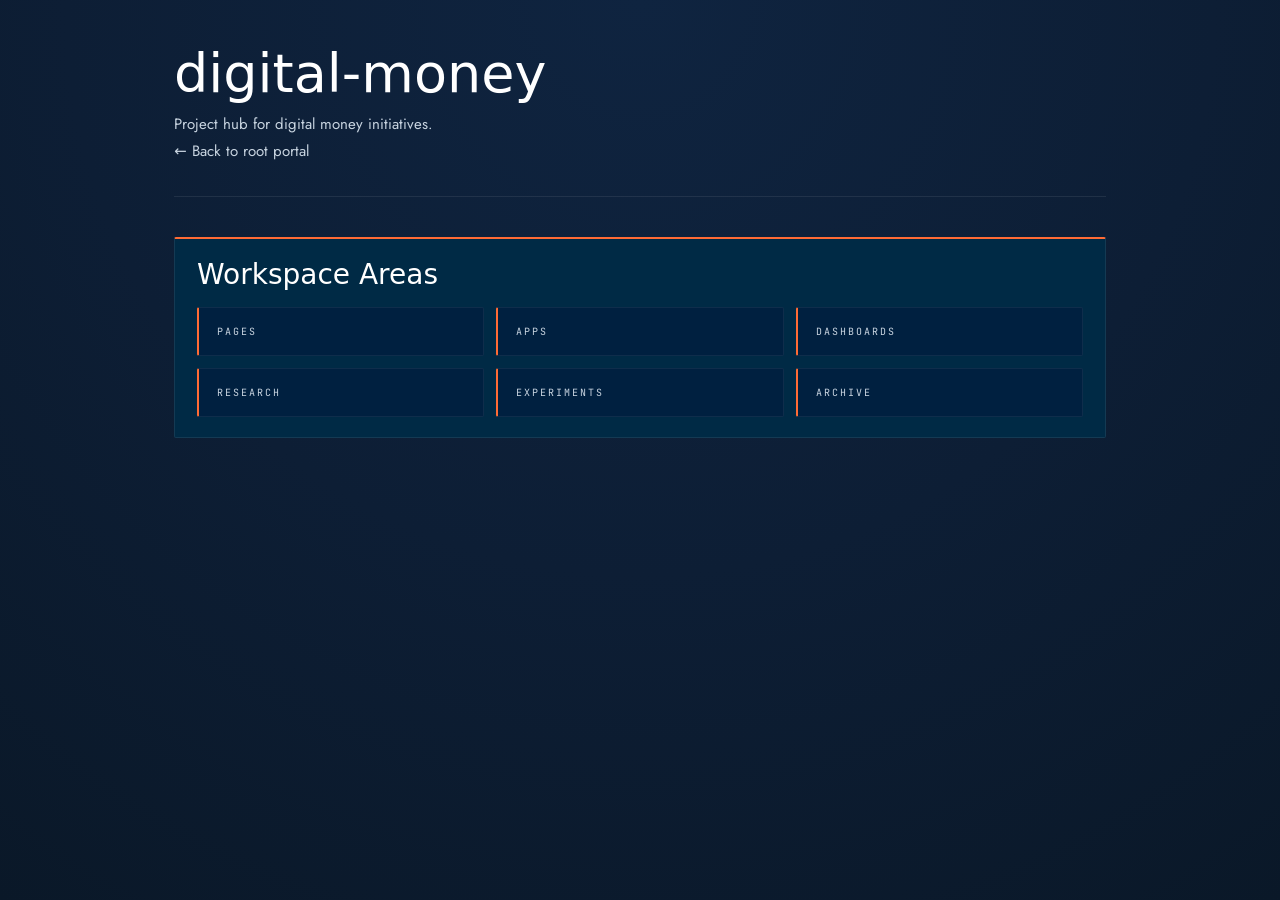
<file: digital-money/index.html>
<!doctype html>
<html lang="en">
<head>
  <meta charset="UTF-8" />
  <meta name="viewport" content="width=device-width, initial-scale=1.0" />
  <title>digital-money</title>
  <link rel="preconnect" href="https://fonts.googleapis.com" />
  <link rel="preconnect" href="https://fonts.gstatic.com" crossorigin />
  <link href="https://fonts.googleapis.com/css2?family=Cormorant+Garamond:wght@300;400;500;600&family=Jost:wght@300;400;500;600&family=JetBrains+Mono:wght@400&display=swap" rel="stylesheet" />
  <link rel="stylesheet" href="../assets/css/tipolis-design-system.css" />
  <link rel="stylesheet" href="../assets/css/style.css" />
</head>
<body>
  <main class="container">
    <header>
      <h1>digital-money</h1>
      <p>Project hub for digital money initiatives.</p>
      <p><a href="../">← Back to root portal</a></p>
    </header>

    <section class="card">
      <h2>Workspace Areas</h2>
      <div class="grid">
        <a href="pages/">Pages</a>
        <a href="apps/">Apps</a>
        <a href="dashboards/">Dashboards</a>
        <a href="research/">Research</a>
        <a href="experiments/">Experiments</a>
        <a href="archive/">Archive</a>
      </div>
    </section>
  </main>
</body>
</html>
</file>
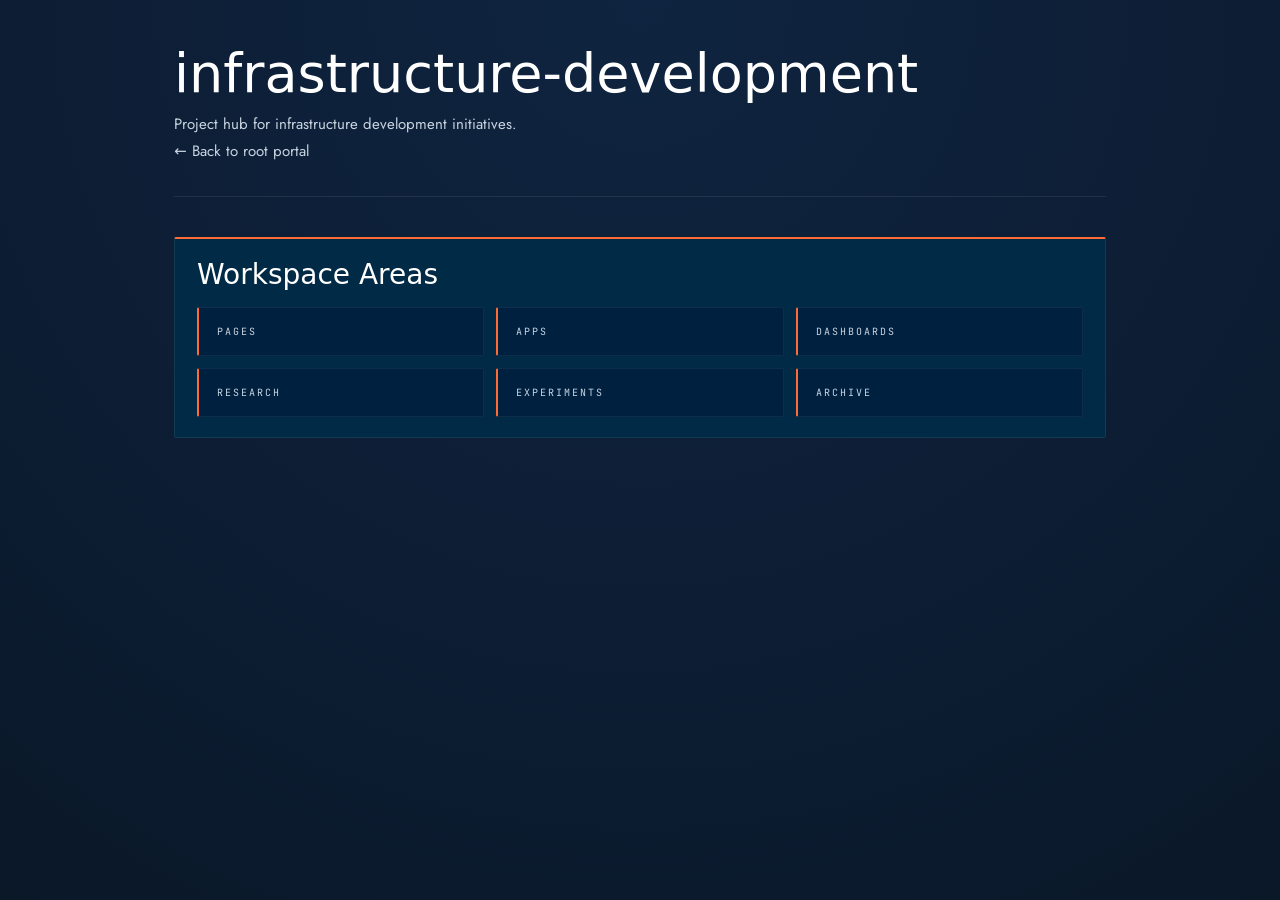
<file: infrastructure-development/index.html>
<!doctype html>
<html lang="en">
<head>
  <meta charset="UTF-8" />
  <meta name="viewport" content="width=device-width, initial-scale=1.0" />
  <title>infrastructure-development</title>
  <link rel="preconnect" href="https://fonts.googleapis.com" />
  <link rel="preconnect" href="https://fonts.gstatic.com" crossorigin />
  <link href="https://fonts.googleapis.com/css2?family=Cormorant+Garamond:wght@300;400;500;600&family=Jost:wght@300;400;500;600&family=JetBrains+Mono:wght@400&display=swap" rel="stylesheet" />
  <link rel="stylesheet" href="../assets/css/tipolis-design-system.css" />
  <link rel="stylesheet" href="../assets/css/style.css" />
</head>
<body>
  <main class="container">
    <header>
      <h1>infrastructure-development</h1>
      <p>Project hub for infrastructure development initiatives.</p>
      <p><a href="../">← Back to root portal</a></p>
    </header>

    <section class="card">
      <h2>Workspace Areas</h2>
      <div class="grid">
        <a href="pages/">Pages</a>
        <a href="apps/">Apps</a>
        <a href="dashboards/">Dashboards</a>
        <a href="research/">Research</a>
        <a href="experiments/">Experiments</a>
        <a href="archive/">Archive</a>
      </div>
    </section>
  </main>
</body>
</html>
</file>
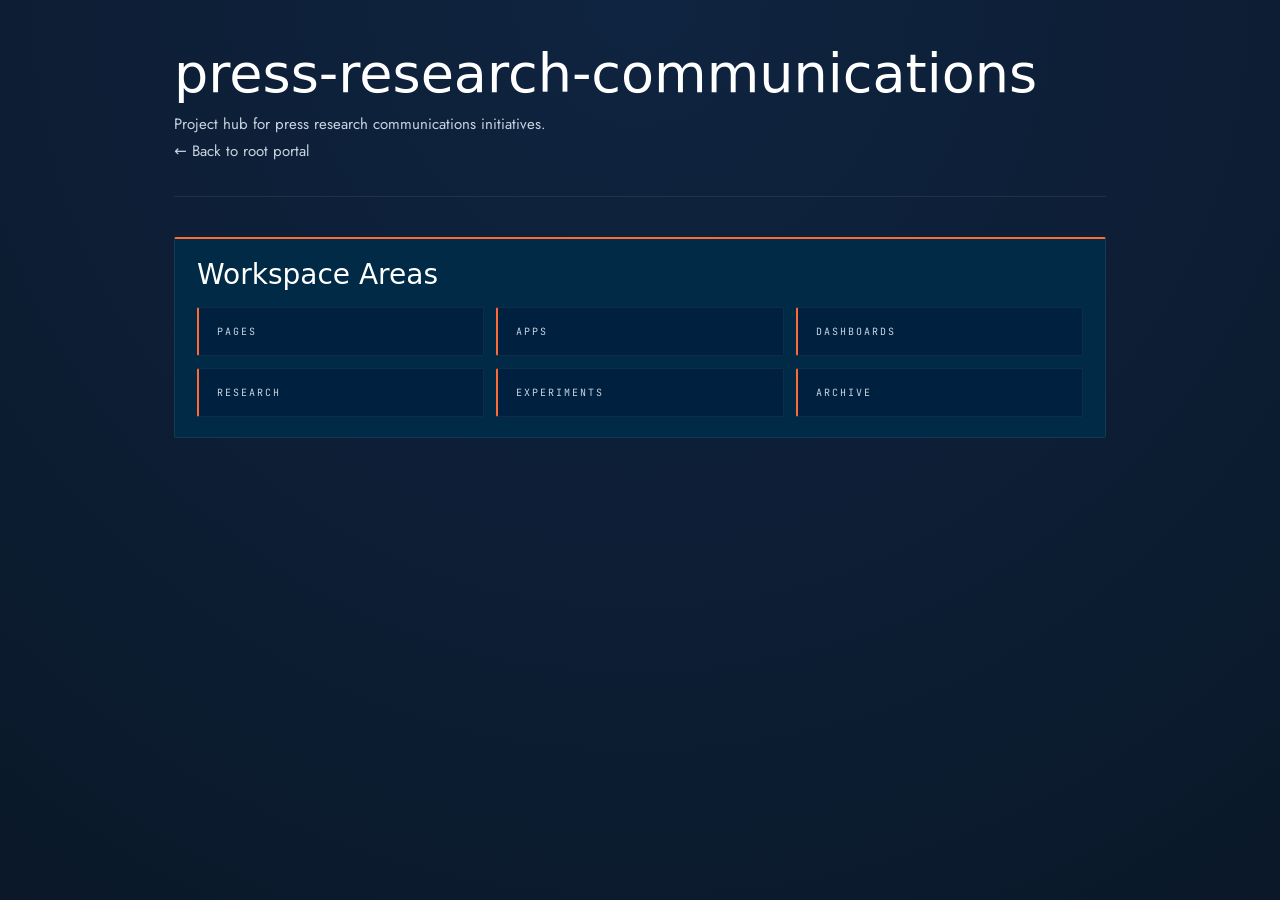
<file: press-research-communications/index.html>
<!doctype html>
<html lang="en">
<head>
  <meta charset="UTF-8" />
  <meta name="viewport" content="width=device-width, initial-scale=1.0" />
  <title>press-research-communications</title>
  <link rel="preconnect" href="https://fonts.googleapis.com" />
  <link rel="preconnect" href="https://fonts.gstatic.com" crossorigin />
  <link href="https://fonts.googleapis.com/css2?family=Cormorant+Garamond:wght@300;400;500;600&family=Jost:wght@300;400;500;600&family=JetBrains+Mono:wght@400&display=swap" rel="stylesheet" />
  <link rel="stylesheet" href="../assets/css/tipolis-design-system.css" />
  <link rel="stylesheet" href="../assets/css/style.css" />
</head>
<body>
  <main class="container">
    <header>
      <h1>press-research-communications</h1>
      <p>Project hub for press research communications initiatives.</p>
      <p><a href="../">← Back to root portal</a></p>
    </header>

    <section class="card">
      <h2>Workspace Areas</h2>
      <div class="grid">
        <a href="pages/">Pages</a>
        <a href="apps/">Apps</a>
        <a href="dashboards/">Dashboards</a>
        <a href="research/">Research</a>
        <a href="experiments/">Experiments</a>
        <a href="archive/">Archive</a>
      </div>
    </section>
  </main>
</body>
</html>
</file>
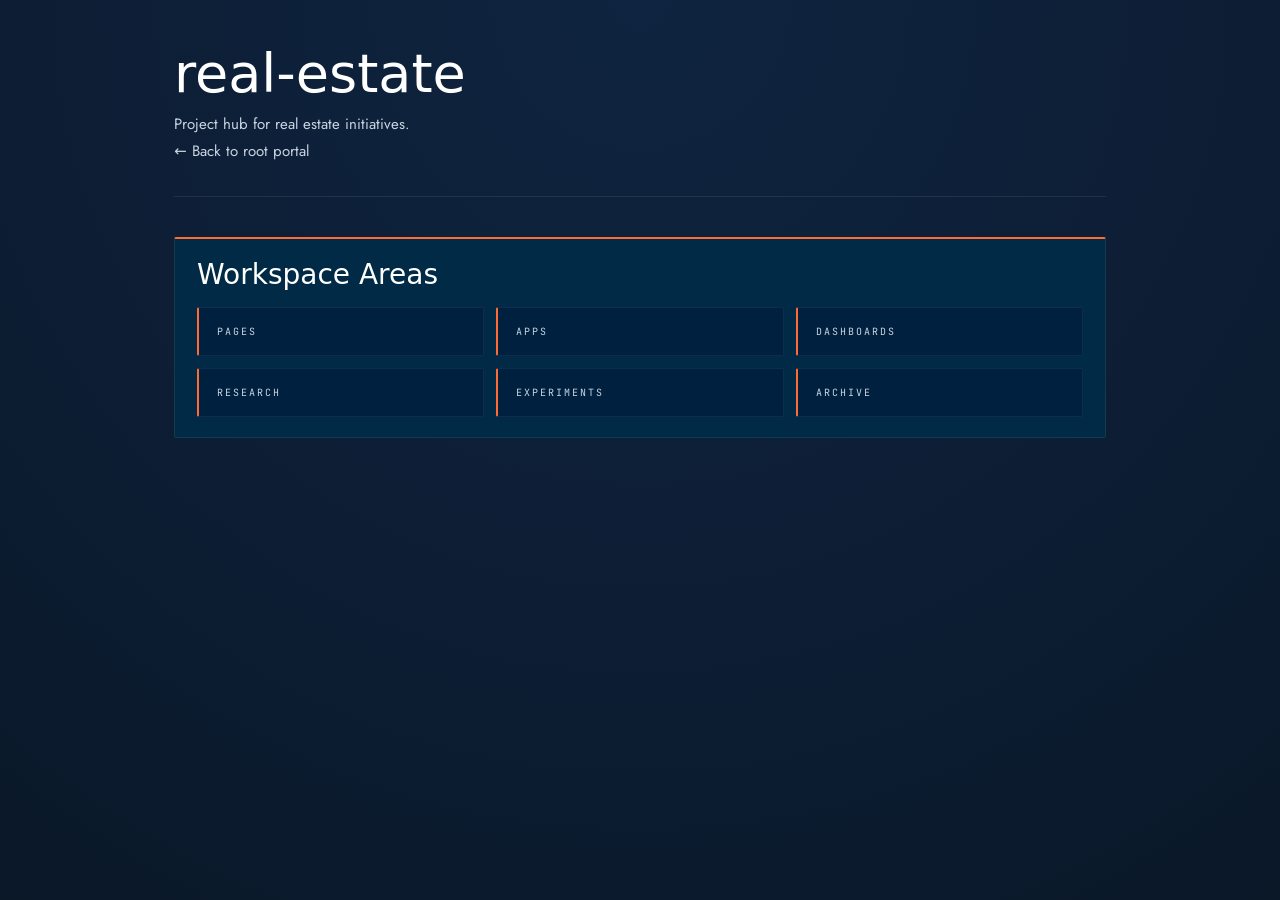
<file: real-estate/index.html>
<!doctype html>
<html lang="en">
<head>
  <meta charset="UTF-8" />
  <meta name="viewport" content="width=device-width, initial-scale=1.0" />
  <title>real-estate</title>
  <link rel="preconnect" href="https://fonts.googleapis.com" />
  <link rel="preconnect" href="https://fonts.gstatic.com" crossorigin />
  <link href="https://fonts.googleapis.com/css2?family=Cormorant+Garamond:wght@300;400;500;600&family=Jost:wght@300;400;500;600&family=JetBrains+Mono:wght@400&display=swap" rel="stylesheet" />
  <link rel="stylesheet" href="../assets/css/tipolis-design-system.css" />
  <link rel="stylesheet" href="../assets/css/style.css" />
</head>
<body>
  <main class="container">
    <header>
      <h1>real-estate</h1>
      <p>Project hub for real estate initiatives.</p>
      <p><a href="../">← Back to root portal</a></p>
    </header>

    <section class="card">
      <h2>Workspace Areas</h2>
      <div class="grid">
        <a href="pages/">Pages</a>
        <a href="apps/">Apps</a>
        <a href="dashboards/">Dashboards</a>
        <a href="research/">Research</a>
        <a href="experiments/">Experiments</a>
        <a href="archive/">Archive</a>
      </div>
    </section>
  </main>
</body>
</html>
</file>
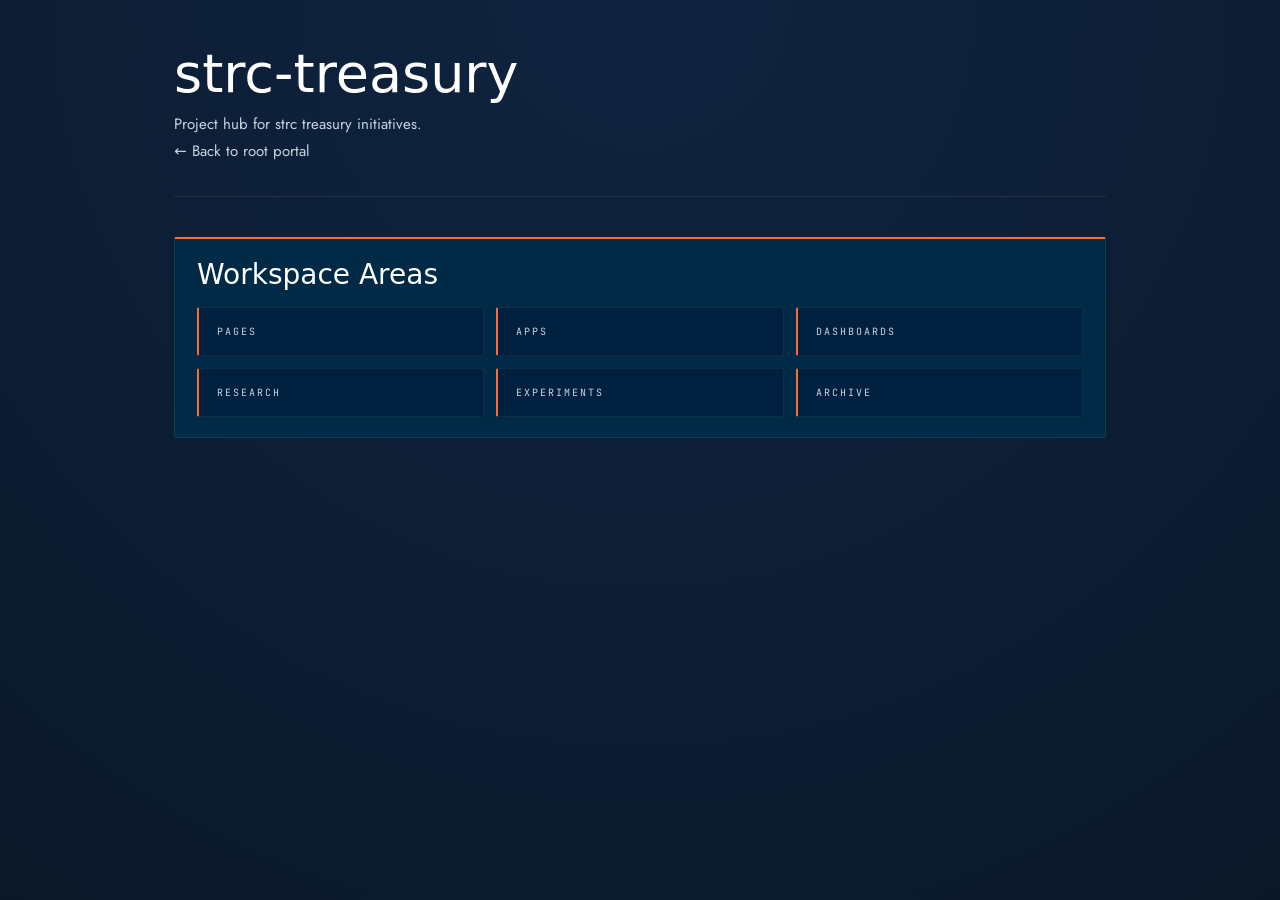
<file: strc-treasury/index.html>
<!doctype html>
<html lang="en">
<head>
  <meta charset="UTF-8" />
  <meta name="viewport" content="width=device-width, initial-scale=1.0" />
  <title>strc-treasury</title>
  <link rel="preconnect" href="https://fonts.googleapis.com" />
  <link rel="preconnect" href="https://fonts.gstatic.com" crossorigin />
  <link href="https://fonts.googleapis.com/css2?family=Cormorant+Garamond:wght@300;400;500;600&family=Jost:wght@300;400;500;600&family=JetBrains+Mono:wght@400&display=swap" rel="stylesheet" />
  <link rel="stylesheet" href="../assets/css/tipolis-design-system.css" />
  <link rel="stylesheet" href="../assets/css/style.css" />
</head>
<body>
  <main class="container">
    <header>
      <h1>strc-treasury</h1>
      <p>Project hub for strc treasury initiatives.</p>
      <p><a href="../">← Back to root portal</a></p>
    </header>

    <section class="card">
      <h2>Workspace Areas</h2>
      <div class="grid">
        <a href="pages/">Pages</a>
        <a href="apps/">Apps</a>
        <a href="dashboards/">Dashboards</a>
        <a href="research/">Research</a>
        <a href="experiments/">Experiments</a>
        <a href="archive/">Archive</a>
      </div>
    </section>
  </main>
</body>
</html>
</file>
<file: assets/css/tipolis-design-system.css>
/*
 * ================================================================
 *  TIPOLIS DESIGN SYSTEM
 *  assets/css/tipolis-design-system.css
 *
 *  Source of visual truth: general/index.html
 *  Source of spec truth:   docs/ui/TIPOLIS_UI_SPEC.md
 *  Version: 2.0 | May 2026
 *
 *  USAGE: Import this file as the FIRST stylesheet in every HTML
 *  file within the tipolis-sandbox repository, AFTER loading the
 *  Google Fonts families:
 *
 *  <link rel="preconnect" href="https://fonts.googleapis.com">
 *  <link rel="preconnect" href="https://fonts.gstatic.com" crossorigin>
 *  <link href="https://fonts.googleapis.com/css2?family=Bebas+Neue&family=DM+Mono:wght@400;500&family=Jost:wght@300;400;500;600;700&family=DM+Sans:wght@400;500;700&display=swap" rel="stylesheet">
 *  <link rel="stylesheet" href="/assets/css/tipolis-design-system.css">
 * ================================================================
 */

/* ── 1. Reset ─────────────────────────────────────────────────── */
*, *::before, *::after {
  box-sizing: border-box;
  margin: 0;
  padding: 0;
}

/* ── 2. Design Tokens ─────────────────────────────────────────── */
:root {
  /* ── Surface — Deep Navy Stack ──────────────────────────────── */
  --color-navy-1000: #0A1828;
  --color-navy-950:  #07111F;
  --color-navy-900:  #0D1E35;
  --color-navy-850:  #001E35;
  --color-navy-800:  #001829;
  --color-navy-750:  #002040;
  --color-navy-700:  #002A45;
  --color-navy-650:  #003050;
  --color-navy-600:  #00264A;
  --color-navy-500:  #1E3A5F;
  --color-navy-400:  #274C7A;

  /* ── Text on dark ───────────────────────────────────────────── */
  --color-text-on-dark:         #FFFFFF;
  --color-text-on-dark-2:       #C8D4E0;
  --color-text-on-dark-muted:   #7A8A9E;
  --color-text-on-dark-faint:   #5A6A7A;
  --color-text-on-dark-fainter: #8A9AAE;

  /* ── Theme Accents (one per topic) ──────────────────────────── */
  --accent-treasury:  #FF6B35;   /* Orange — STRC Treasury, Overview */
  --accent-digital:   #F5A623;   /* Gold — Digital Money / SATS */
  --accent-bonds:     #3B82F6;   /* Blue — City Bonds */
  --accent-strategic: #2ECC71;   /* Green — Strategic Decision, success */
  --accent-tools:     #0D9E8E;   /* Teal — interactive tools, two-sided market */
  --accent-peer:      #A78BFA;   /* Purple — peer comparison, white-label */
  --accent-warning:   #E74C3C;   /* Red — risk, alerts, lock-in */
  --accent-warning-2: #EF4444;
  --accent-cyan:      #06B6D4;

  /* ── Default page accent (override on body via page-- modifier) */
  --accent: var(--accent-treasury);

  /* ── Light surfaces (used only inside actor flow diagrams) ──── */
  --color-light-bg:        #F3F6FA;
  --color-light-card:      #FFFFFF;
  --color-light-card-text: #0E1633;

  /* ── Gradients ──────────────────────────────────────────────── */
  --gradient-actor: linear-gradient(180deg, #2D3CFF, #24358F);
  --gradient-hub:   linear-gradient(180deg, rgba(0, 42, 69, .96), rgba(0, 30, 53, .96));

  /* ── Hairlines ──────────────────────────────────────────────── */
  --hairline-on-dark:    rgba(255, 255, 255, .05);
  --hairline-on-dark-2:  rgba(255, 255, 255, .08);
  --hairline-on-dark-3:  rgba(255, 255, 255, .12);

  /* ── Semantic surface tokens ────────────────────────────────── */
  --color-bg-page:         var(--color-navy-900);
  --color-bg-app:          var(--color-navy-1000);
  --color-bg-card:         var(--color-navy-700);
  --color-bg-card-deep:    var(--color-navy-800);
  --color-bg-card-mid:     var(--color-navy-750);
  --color-bg-card-surface: var(--color-navy-650);
  --color-bg-input:        var(--color-navy-850);
  --color-bg-input-soft:   rgba(255, 255, 255, .02);

  --color-text-primary:   var(--color-text-on-dark);
  --color-text-body:      var(--color-text-on-dark-2);
  --color-text-secondary: var(--color-text-on-dark-muted);
  --color-text-muted:     var(--color-text-on-dark-faint);

  --color-border-card:   var(--hairline-on-dark-2);
  --color-border-strong: var(--hairline-on-dark-3);
  --color-divider:       var(--hairline-on-dark);

  /* ── Back-compat aliases (referenced by general/index.html inline CSS) */
  --color-bg-dark:      var(--color-navy-900);
  --color-bg-card-dark: var(--color-navy-700);
  --color-text-accent:  var(--accent);
  --color-gold-400:     var(--accent-digital);
  --color-gold-300:     #FFCC75;
  --color-gold-100:     #FFF1D2;

  /* ── Typography ─────────────────────────────────────────────── */
  --font-display: 'Bebas Neue', 'Oswald', 'Impact', system-ui, sans-serif;
  --font-body:    'Jost', 'DM Sans', system-ui, sans-serif;
  --font-mono:    'DM Mono', 'JetBrains Mono', 'IBM Plex Mono', monospace;

  --text-2xs:  0.5rem;       /*  8px */
  --text-xs:   0.625rem;     /* 10px */
  --text-xs-2: 0.6875rem;    /* 11px */
  --text-sm:   0.75rem;      /* 12px */
  --text-sm-2: 0.8125rem;    /* 13px */
  --text-base: 0.875rem;     /* 14px */
  --text-md:   0.9375rem;    /* 15px */
  --text-lg:   1rem;         /* 16px */
  --text-xl:   1.125rem;     /* 18px */
  --text-2xl:  1.375rem;     /* 22px */
  --text-3xl:  1.75rem;      /* 28px */
  --text-4xl:  2rem;         /* 32px */
  --text-5xl:  2.125rem;     /* 34px */
  --text-6xl:  2.625rem;     /* 42px */
  --text-7xl:  3.375rem;     /* 54px */
  --text-8xl:  6rem;         /* 96px */

  --leading-display:  0.9;
  --leading-tight:    0.95;
  --leading-snug:     1.15;
  --leading-normal:   1.5;
  --leading-readable: 1.65;
  --leading-airy:     1.75;
  --leading-loose:    1.8;

  --tracking-tight:   -0.02em;
  --tracking-normal:   0;
  --tracking-wide:     0.05em;
  --tracking-mono-1:   1px;
  --tracking-mono-2:   1.5px;
  --tracking-mono-3:   2px;
  --tracking-mono-4:   3px;

  /* ── Spacing ────────────────────────────────────────────────── */
  --space-0-5: 2px;
  --space-1:   4px;
  --space-1-5: 6px;
  --space-2:   8px;
  --space-3:  12px;
  --space-4:  14px;
  --space-5:  16px;
  --space-6:  18px;
  --space-7:  20px;
  --space-8:  22px;
  --space-9:  24px;
  --space-10: 26px;
  --space-12: 32px;
  --space-14: 36px;
  --space-16: 40px;
  --space-20: 48px;
  --space-24: 60px;
  --space-28: 72px;
  --space-32: 80px;

  /* ── Radii ──────────────────────────────────────────────────── */
  --radius-1:    2px;
  --radius-2:    3px;
  --radius-3:    4px;
  --radius-4:    6px;
  --radius-5:    8px;
  --radius-6:   12px;
  --radius-7:   16px;
  --radius-8:   18px;
  --radius-9:   28px;
  --radius-10:  34px;
  --radius-pill: 999px;

  /* ── Shadows ────────────────────────────────────────────────── */
  --shadow-card:   0 6px 18px rgba(0, 0, 0, 0.16);
  --shadow-hub:    0 8px 24px rgba(0, 0, 0, 0.25);
  --shadow-actor:  0 12px 30px rgba(0, 0, 0, 0.16);
  --shadow-light:  0 8px 22px rgba(0, 0, 0, 0.08);
  --shadow-subtle: 0 2px 20px rgba(0, 0, 0, 0.18);

  /* ── Layout ─────────────────────────────────────────────────── */
  --container-max:    980px;
  --container-pad:    24px;
  --container-pad-sm: 16px;

  /* ── Motion ─────────────────────────────────────────────────── */
  --transition-fast:   200ms ease;
  --transition-normal: 400ms cubic-bezier(0.16, 1, 0.3, 1);
  --transition-slow:   800ms ease;
}

/* ── 3. Theme accent modifiers (set on <body class="page--…">) ── */
.page--overview,
.page--general,
.page--strc-treasury { --accent: var(--accent-treasury); }
.page--digital-money,
.page--press-research-communications { --accent: var(--accent-digital); }
.page--city-bonds                    { --accent: var(--accent-bonds); }
.page--strategic-decision            { --accent: var(--accent-strategic); }
.page--infrastructure-development    { --accent: var(--accent-tools); }
.page--real-estate                   { --accent: var(--accent-peer); }
.page--business-development          { --accent: var(--accent-cyan); }

/* ── 4. Base styles ───────────────────────────────────────────── */
html {
  font-family: var(--font-body);
  font-size: 16px;
  line-height: var(--leading-normal);
  color: var(--color-text-body);
  background-color: var(--color-bg-page);
  -webkit-font-smoothing: antialiased;
  -moz-osx-font-smoothing: grayscale;
  scroll-behavior: smooth;
}

body {
  min-height: 100vh;
  background-color: var(--color-bg-page);
  color: var(--color-text-body);
}

h1, h2, h3, h4 {
  font-family: var(--font-display);
  letter-spacing: var(--tracking-normal);
  color: var(--color-text-primary);
}

button, input, textarea, select { font: inherit; color: inherit; }

a {
  color: inherit;
  text-decoration: none;
  border-bottom: 1px solid transparent;
  transition: color var(--transition-fast), border-color var(--transition-fast);
}

a:hover {
  color: var(--accent);
  border-bottom-color: color-mix(in srgb, var(--accent) 50%, transparent);
}

img, video { max-width: 100%; display: block; }

:focus-visible {
  outline: 2px solid var(--accent);
  outline-offset: 3px;
}

/* ── 5. Container ─────────────────────────────────────────────── */
.t-main, .container {
  max-width: var(--container-max);
  margin-inline: auto;
  padding-inline: var(--container-pad);
}

@media (max-width: 768px) {
  .t-main, .container { padding-inline: var(--container-pad-sm); }
}

/* ── 6. Grid templates ────────────────────────────────────────── */
.grid-2 { display: grid; grid-template-columns: repeat(2, 1fr); gap: 14px; }
.grid-3 { display: grid; grid-template-columns: repeat(3, 1fr); gap: 14px; }
.grid-4 { display: grid; grid-template-columns: repeat(4, 1fr); gap: 10px; }
.grid-7-bar { display: grid; grid-template-columns: repeat(7, 1fr); gap: 3px; }

.grid-actors {
  display: grid;
  grid-template-columns: 280px minmax(320px, 400px) 280px;
  justify-content: space-between;
  gap: 26px;
  align-items: center;
  min-height: 430px;
}

@media (max-width: 768px) {
  .grid-2, .grid-3, .grid-4 { grid-template-columns: 1fr; }
  .grid-actors { grid-template-columns: 1fr; min-height: 0; }
}

/* ── 7. Section header ────────────────────────────────────────── */
.t-section-header { margin-bottom: 24px; }

.t-eyebrow {
  display: inline-block;
  font-family: var(--font-mono);
  font-size: var(--text-xs);
  font-weight: 500;
  letter-spacing: var(--tracking-mono-4);
  text-transform: uppercase;
  color: var(--accent);
  margin-bottom: 10px;
}

.t-h1 {
  font-family: var(--font-display);
  font-size: clamp(58px, 8.5vw, 96px);
  line-height: var(--leading-display);
  color: var(--color-text-primary);
}

.t-h2 {
  font-family: var(--font-display);
  font-size: clamp(34px, 5vw, 54px);
  line-height: var(--leading-tight);
  color: var(--color-text-primary);
  margin-bottom: 14px;
}

.t-h2--sm { font-size: clamp(28px, 4vw, 42px); }

.t-h3 {
  font-family: var(--font-body);
  font-size: 15px;
  font-weight: 700;
  line-height: 1.35;
  color: var(--color-text-primary);
}

.t-lead {
  font-family: var(--font-body);
  font-size: 14px;
  line-height: var(--leading-loose);
  color: var(--color-text-body);
  margin-bottom: 36px;
  max-width: 780px;
}

.t-body  { font-size: 12px; line-height: var(--leading-airy); color: var(--color-text-body); }
.t-body  strong { color: var(--color-text-primary); }
.t-small { font-size: 11px; line-height: 1.65; color: var(--color-text-body); }
.t-footnote { font-size: 10px; line-height: 1.5; color: var(--color-text-muted); }

/* ── 8. Section divider ───────────────────────────────────────── */
.t-divider {
  height: 1px;
  background: var(--color-divider);
  margin: 36px 0;
  border: none;
}

/* ── 9. Navigation ────────────────────────────────────────────── */
.t-nav {
  position: sticky;
  top: 0;
  z-index: 100;
  background: rgba(0, 30, 48, 0.97);
  backdrop-filter: blur(18px);
  -webkit-backdrop-filter: blur(18px);
  border-bottom: 1px solid color-mix(in srgb, var(--accent) 14%, transparent);
  display: flex;
  align-items: center;
  gap: 6px;
  padding: 12px var(--container-pad);
  overflow-x: auto;
}

.t-nav__brand {
  display: flex;
  align-items: center;
  gap: 8px;
  margin-right: 14px;
  white-space: nowrap;
}

.t-nav__brand img { height: 30px; width: auto; }

.t-nav__brand span {
  font-family: 'DM Sans', var(--font-body);
  font-size: 18px;
  font-weight: 700;
  color: var(--color-text-primary);
  letter-spacing: .5px;
}

.t-nav__items { display: flex; gap: 6px; }

/* ── 10. Pill button (switcher / tab) ─────────────────────────── */
.t-pill {
  display: inline-flex;
  align-items: center;
  padding: 5px 13px;
  font-family: var(--font-mono);
  font-size: 11px;
  white-space: nowrap;
  border: 1px solid var(--color-text-secondary);
  background: transparent;
  color: var(--color-text-secondary);
  border-radius: var(--radius-2);
  cursor: pointer;
  transition: color var(--transition-fast),
              background-color var(--transition-fast),
              border-color var(--transition-fast);
}

.t-pill:hover {
  color: var(--color-text-primary);
  border-color: var(--color-text-primary);
}

.t-pill[aria-pressed="true"],
.t-pill.is-active {
  border-color: var(--accent);
  background: color-mix(in srgb, var(--accent) 7%, transparent);
  color: var(--accent);
}

/* ── 11. Primary button ───────────────────────────────────────── */
.t-btn-primary {
  display: inline-block;
  font-family: var(--font-mono);
  font-size: 11px;
  font-weight: 500;
  letter-spacing: var(--tracking-wide);
  text-transform: uppercase;
  color: var(--color-navy-900);
  background: var(--accent);
  border: none;
  border-radius: var(--radius-1);
  padding: 10px 22px;
  cursor: pointer;
  transition: filter var(--transition-fast);
}

.t-btn-primary:hover { filter: brightness(1.1); }

/* ── 12. Hero ─────────────────────────────────────────────────── */
.t-hero {
  padding: 72px 0 48px;
  border-bottom: 1px solid var(--color-divider);
}

.t-hero__overline {
  display: block;
  font-family: var(--font-mono);
  font-size: 10px;
  letter-spacing: var(--tracking-mono-4);
  text-transform: uppercase;
  color: var(--accent);
  margin-bottom: 14px;
}

.t-hero__title {
  font-family: var(--font-display);
  font-size: clamp(58px, 8.5vw, 96px);
  line-height: var(--leading-display);
  color: var(--color-text-primary);
  margin-bottom: 22px;
}

.t-hero__title span { color: var(--accent); }

.t-hero__lead {
  max-width: 780px;
  font-size: 15px;
  line-height: var(--leading-loose);
  color: var(--color-text-body);
  margin-bottom: 40px;
}

/* ── 13. IBadge ───────────────────────────────────────────────── */
.t-ibadge {
  display: inline-flex;
  align-items: center;
  gap: 7px;
  padding: 5px 13px;
  margin-bottom: 22px;
  background: color-mix(in srgb, var(--accent) 8%, transparent);
  border: 1px solid color-mix(in srgb, var(--accent) 25%, transparent);
  border-radius: var(--radius-1);
}

.t-ibadge__dot {
  width: 6px; height: 6px;
  border-radius: 50%;
  background: var(--accent);
}

.t-ibadge__label {
  font-family: var(--font-mono);
  font-size: 10px;
  letter-spacing: var(--tracking-mono-3);
  text-transform: uppercase;
  color: var(--accent);
}

/* ── 14. Risk Card ────────────────────────────────────────────── */
.t-risk {
  display: flex;
  gap: 14px;
  padding: 16px 18px;
  background: var(--color-bg-card-surface);
  border-left: 3px solid var(--accent);
  border-radius: var(--radius-1);
  margin-bottom: 10px;
}

.t-risk__indicator {
  width: 9px; height: 9px;
  border-radius: 50%;
  background: var(--accent);
  margin-top: 4px;
  flex-shrink: 0;
}

.t-risk__body { flex: 1; }
.t-risk__title { font-size: 14px; font-weight: 600; margin-bottom: 3px; color: var(--color-text-primary); }
.t-risk__badge {
  display: inline-block;
  font-family: var(--font-mono);
  font-size: 9px;
  letter-spacing: 1px;
  text-transform: uppercase;
  padding: 2px 8px;
  border-radius: var(--radius-1);
  background: color-mix(in srgb, var(--accent) 10%, transparent);
  color: var(--accent);
  margin-bottom: 5px;
}
.t-risk__text { font-size: 12px; color: var(--color-text-secondary); line-height: var(--leading-readable); }

/* ── 15. Feature Card (top-accent) ────────────────────────────── */
.t-feature {
  background: var(--color-bg-card-mid);
  border: 1px solid rgba(255, 255, 255, .06);
  border-top: 2px solid var(--accent);
  border-radius: var(--radius-2);
  padding: 14px 18px;
}

.t-feature__pre {
  display: block;
  font-family: var(--font-mono);
  font-size: 9px;
  letter-spacing: var(--tracking-mono-3);
  text-transform: uppercase;
  color: var(--accent);
  margin-bottom: 8px;
}

.t-feature__title {
  font-family: var(--font-body);
  font-size: 13px;
  font-weight: 700;
  color: var(--color-text-primary);
  margin-bottom: 6px;
}

.t-feature__body { font-size: 12px; line-height: 1.7; color: var(--color-text-body); }

/* ── 16. Tinted Card ──────────────────────────────────────────── */
.t-tinted {
  background: color-mix(in srgb, var(--accent) 6%, transparent);
  border: 1px solid color-mix(in srgb, var(--accent) 20%, transparent);
  border-radius: var(--radius-1);
  padding: 16px 18px;
}

.t-tinted__eyebrow {
  font-family: var(--font-mono);
  font-size: 9px;
  letter-spacing: var(--tracking-mono-3);
  text-transform: uppercase;
  color: var(--accent);
  margin-bottom: 8px;
}

.t-tinted__body { font-size: 13px; color: var(--color-text-body); line-height: 1.8; }
.t-tinted__body strong { color: var(--color-text-primary); }

/* ── 17. Callout ──────────────────────────────────────────────── */
.t-callout {
  background: color-mix(in srgb, var(--accent) 6%, transparent);
  border: 1px solid color-mix(in srgb, var(--accent) 20%, transparent);
  border-radius: var(--radius-1);
  padding: 12px 16px;
  font-size: 12px;
  line-height: 1.75;
  color: var(--color-text-body);
}

.t-callout strong { color: var(--accent); }

/* ── 18. Loop / Cycle Box ─────────────────────────────────────── */
.t-loop {
  background: color-mix(in srgb, var(--accent) 6%, transparent);
  border: 1px solid color-mix(in srgb, var(--accent) 20%, transparent);
  border-radius: var(--radius-2);
  padding: 16px 18px;
}

.t-loop__title {
  display: block;
  font-family: var(--font-mono);
  font-size: 9px;
  letter-spacing: var(--tracking-mono-3);
  text-transform: uppercase;
  color: var(--accent);
  margin-bottom: 8px;
}

.t-loop__body { font-size: 12px; line-height: 1.75; color: var(--color-text-body); }
.t-loop__body strong { color: var(--color-text-primary); }

/* ── 19. Pattern Card (primary, left-bar hero) ────────────────── */
.t-pattern {
  background: linear-gradient(135deg,
    color-mix(in srgb, var(--accent) 10%, transparent),
    color-mix(in srgb, var(--accent)  3%, transparent));
  border: 2px solid var(--accent);
  border-radius: var(--radius-2);
  padding: 24px 28px;
  margin-bottom: 12px;
}

.t-pattern__pre {
  display: block;
  font-family: var(--font-mono);
  font-size: 8px;
  letter-spacing: var(--tracking-mono-4);
  text-transform: uppercase;
  color: var(--accent);
  margin-bottom: 4px;
}

.t-pattern__star {
  display: block;
  font-family: var(--font-mono);
  font-size: 11px;
  letter-spacing: var(--tracking-mono-1);
  color: var(--accent);
  margin-bottom: 4px;
}

.t-pattern__title {
  font-family: var(--font-display);
  font-size: 32px;
  line-height: 1;
  color: var(--accent);
  margin-bottom: 12px;
}

.t-pattern__body { font-size: 13px; color: var(--color-text-body); line-height: var(--leading-airy); }

/* ── 20. Stat / KPI ───────────────────────────────────────────── */
.t-stat {
  background: var(--color-bg-card-mid);
  border: 1px solid rgba(255, 255, 255, .06);
  border-radius: var(--radius-1);
  padding: 12px 14px;
}

.t-stat__label {
  display: block;
  font-family: var(--font-mono);
  font-size: 9px;
  letter-spacing: var(--tracking-mono-1);
  text-transform: uppercase;
  color: var(--color-text-secondary);
  margin-bottom: 4px;
}

.t-stat__value {
  display: block;
  font-family: var(--font-display);
  font-size: 22px;
  line-height: 1;
  color: var(--accent);
  margin-bottom: 2px;
}

.t-stat__sub { font-size: 9px; color: var(--color-text-muted); }

.t-stat-grid {
  display: grid;
  grid-template-columns: repeat(4, 1fr);
  gap: 10px;
}

@media (max-width: 768px) {
  .t-stat-grid { grid-template-columns: repeat(2, 1fr); }
}

/* ── 21. Tables ───────────────────────────────────────────────── */
.t-table {
  width: 100%;
  border-collapse: collapse;
  font-family: var(--font-body);
}

.t-table thead th {
  font-family: var(--font-mono);
  font-size: 10px;
  letter-spacing: var(--tracking-mono-3);
  text-transform: uppercase;
  color: var(--color-text-secondary);
  text-align: left;
  padding: 12px 14px;
  border-bottom: 1px solid var(--color-border-card);
}

.t-table tbody td {
  font-size: 12px;
  color: var(--color-text-body);
  padding: 12px 14px;
  border-bottom: 1px solid var(--color-divider);
  vertical-align: middle;
}

.t-table tbody tr:last-child td { border-bottom: none; }

.t-table tr.is-highlight td {
  background: color-mix(in srgb, var(--accent) 10%, transparent);
  color: var(--color-text-primary);
  font-weight: 600;
}

/* ── 22. Inputs ───────────────────────────────────────────────── */
.t-input-label {
  display: block;
  font-family: var(--font-mono);
  font-size: 9px;
  letter-spacing: var(--tracking-mono-2);
  text-transform: uppercase;
  color: var(--color-text-secondary);
  margin-bottom: 5px;
}

.t-input {
  width: 100%;
  background: var(--color-bg-input);
  border: 1px solid var(--hairline-on-dark-3);
  border-radius: var(--radius-1);
  padding: 8px 10px;
  font-family: var(--font-mono);
  font-size: 13px;
  color: var(--color-text-primary);
  outline: none;
  transition: border-color var(--transition-fast);
}

.t-input:focus-visible { border-color: var(--accent); }

/* Range slider */
.t-range__row {
  display: flex;
  justify-content: space-between;
  align-items: baseline;
  margin-bottom: 6px;
}

.t-range__readout {
  font-family: var(--font-mono);
  font-size: 13px;
  font-weight: 700;
  color: var(--accent);
}

.t-range__input {
  width: 100%;
  accent-color: var(--accent);
  cursor: pointer;
}

.t-range__bounds {
  display: flex;
  justify-content: space-between;
  font-family: var(--font-mono);
  font-size: 9px;
  color: var(--color-text-on-dark-fainter);
  margin-top: 3px;
}

/* Progress bar */
.t-progress {
  background: rgba(255, 255, 255, .06);
  border-radius: var(--radius-1);
  height: 8px;
  overflow: hidden;
}

.t-progress__fill {
  height: 100%;
  border-radius: var(--radius-1);
  background: var(--accent);
  transition: width 400ms cubic-bezier(.16, 1, .3, 1);
}

/* ── 23. NPD Stage Tracker ────────────────────────────────────── */
.t-stage-track {
  display: grid;
  grid-template-columns: repeat(7, 1fr);
  gap: 3px;
}

.t-stage-track__cell {
  height: 28px;
  border-radius: var(--radius-1);
  display: flex;
  align-items: center;
  justify-content: center;
  position: relative;
  transition: all 200ms ease;
}

.t-stage-track__cell--inactive {
  background: rgba(255, 255, 255, .04);
  border: 1px solid rgba(255, 255, 255, .06);
}

.t-stage-track__cell--active {
  background: color-mix(in srgb, var(--accent) 60%, transparent);
  border: 1px solid rgba(255, 255, 255, .06);
}

.t-stage-track__cell--current {
  background: var(--accent);
  border: 2px solid var(--accent);
}

.t-stage-track__cell--current::after {
  content: 'NOW';
  font-family: var(--font-mono);
  font-size: 8px;
  font-weight: 700;
  letter-spacing: .5px;
  color: var(--color-navy-800);
}

/* ── 24. Timeline ─────────────────────────────────────────────── */
.t-timeline {
  display: grid;
  grid-template-columns: repeat(auto-fit, minmax(240px, 1fr));
  position: relative;
}

.t-timeline::before {
  content: '';
  position: absolute;
  top: 20px;
  left: 0;
  right: 0;
  height: 1px;
  background: var(--color-border-card);
}

.t-timeline__step {
  padding-top: 40px;
  padding-right: 32px;
  position: relative;
}

.t-timeline__step::before {
  content: '';
  position: absolute;
  top: 14px;
  left: 0;
  width: 12px;
  height: 12px;
  border-radius: 50%;
  background: var(--accent);
}

.t-timeline__period {
  font-family: var(--font-mono);
  font-size: 10px;
  letter-spacing: var(--tracking-mono-3);
  text-transform: uppercase;
  color: var(--color-text-secondary);
  margin-bottom: 12px;
}

.t-timeline__title {
  font-family: var(--font-display);
  font-size: 20px;
  line-height: 1.1;
  margin-bottom: 14px;
  color: var(--color-text-primary);
}

.t-timeline__items {
  list-style: none;
  display: flex;
  flex-direction: column;
  gap: 8px;
}

.t-timeline__item {
  font-size: 12px;
  line-height: 1.65;
  color: var(--color-text-body);
  padding-left: 14px;
  position: relative;
}

.t-timeline__item::before {
  content: '▸';
  position: absolute;
  left: 0;
  color: var(--accent);
}

/* ── 25. Actor Flow Diagram ───────────────────────────────────── */
.t-flow {
  background: var(--color-light-bg);
  border-radius: var(--radius-5);
  padding: 26px 20px 18px;
  border: 1px solid var(--hairline-on-dark-2);
}

.t-flow__actor {
  background: var(--gradient-actor);
  color: var(--color-text-on-dark);
  border-radius: var(--radius-9);
  padding: 28px 18px;
  min-height: 300px;
  box-shadow: var(--shadow-actor);
  text-align: center;
}

.t-flow__actor h3 {
  font-family: var(--font-body);
  font-size: 18px;
  font-weight: 700;
  line-height: 1.35;
  margin-bottom: 16px;
  color: var(--color-text-on-dark);
}

.t-flow__center {
  background: var(--color-light-card);
  color: var(--color-light-card-text);
  border: 1.5px solid rgba(14, 22, 51, .24);
  border-radius: var(--radius-10);
  padding: 24px 18px;
  min-height: 356px;
  box-shadow: var(--shadow-light);
}

.t-flow__center-eyebrow {
  font-family: var(--font-mono);
  font-size: 12px;
  letter-spacing: 1.8px;
  text-transform: uppercase;
  color: var(--color-light-card-text);
  margin-bottom: 10px;
}

.t-flow__center-title {
  font-family: var(--font-display);
  font-size: 28px;
  line-height: 1.1;
  color: var(--color-light-card-text);
}

.t-flow__mini {
  border-radius: var(--radius-7);
  padding: 14px 12px;
  text-align: center;
  background: color-mix(in srgb, var(--accent) 8%, transparent);
  border: 1px solid color-mix(in srgb, var(--accent) 22%, transparent);
}

.t-flow__mini-title { font-size: 12px; font-weight: 700; color: var(--accent); margin-bottom: 6px; }
.t-flow__mini-body  { font-size: 11px; color: var(--color-text-on-dark-faint); line-height: 1.5; }

/* ── 26. Circular Flywheel ────────────────────────────────────── */
.t-flywheel {
  position: relative;
  width: 100%;
  max-width: 860px;
  height: 760px;
  margin: 0 auto;
}

.t-flywheel__hub {
  position: absolute;
  left: 50%;
  top: 50%;
  transform: translate(-50%, -50%);
  width: 250px;
  min-height: 170px;
  background: var(--gradient-hub);
  border: 1px solid var(--hairline-on-dark-3);
  border-radius: var(--radius-3);
  box-shadow: var(--shadow-hub);
  padding: 18px 22px;
  text-align: center;
}

.t-flywheel__hub-title {
  font-family: var(--font-display);
  font-size: 34px;
  line-height: 1;
  color: var(--color-text-primary);
  margin-bottom: 8px;
}

.t-flywheel__node {
  position: absolute;
  width: 230px;
  min-height: 112px;
  background: var(--color-bg-card-deep);
  border: 1px solid color-mix(in srgb, var(--node-accent, var(--accent)) 25%, transparent);
  border-top: 3px solid var(--node-accent, var(--accent));
  border-radius: var(--radius-2);
  box-shadow: var(--shadow-card);
  padding: 16px 16px 15px;
  text-align: center;
}

.t-flywheel__node-title {
  font-size: 12px;
  font-weight: 700;
  color: var(--node-accent, var(--accent));
  line-height: 1.35;
  margin-bottom: 8px;
}

.t-flywheel__node-body {
  font-size: 11px;
  color: var(--color-text-body);
  line-height: 1.65;
}

@media (max-width: 768px) {
  .t-flywheel { height: auto; display: flex; flex-direction: column; gap: 12px; }
  .t-flywheel__hub, .t-flywheel__node {
    position: static;
    transform: none;
    width: 100%;
    max-width: none;
  }
}

/* ── 27. Market Funnel ────────────────────────────────────────── */
.t-funnel {
  margin: 36px auto;
  max-width: 640px;
}

.t-funnel__title {
  font-family: var(--font-mono);
  font-size: 10px;
  letter-spacing: var(--tracking-mono-3);
  text-transform: uppercase;
  color: var(--accent);
  margin-bottom: 24px;
  text-align: center;
}

/* ── 28. Animations ───────────────────────────────────────────── */
@keyframes fadeInUp {
  from { opacity: 0; transform: translateY(16px); }
  to   { opacity: 1; transform: translateY(0); }
}

@keyframes pulse {
  0%, 100% { opacity: 1; }
  50%      { opacity: .4; }
}

.animate-in {
  animation: fadeInUp var(--transition-slow) both;
}

.animate-in--delay-1 { animation-delay:  80ms; }
.animate-in--delay-2 { animation-delay: 160ms; }
.animate-in--delay-3 { animation-delay: 240ms; }
.animate-in--delay-4 { animation-delay: 320ms; }
.animate-in--delay-5 { animation-delay: 400ms; }

@media (prefers-reduced-motion: reduce) {
  *, *::before, *::after {
    animation-duration: 0.01ms !important;
    animation-iteration-count: 1 !important;
    transition-duration: 0.01ms !important;
  }
  html { scroll-behavior: auto; }
}

/* ── 29. Utility classes ──────────────────────────────────────── */
.text-accent     { color: var(--accent); }
.text-primary    { color: var(--color-text-primary); }
.text-body       { color: var(--color-text-body); }
.text-secondary  { color: var(--color-text-secondary); }
.text-muted      { color: var(--color-text-muted); }

.font-display    { font-family: var(--font-display); }
.font-mono       { font-family: var(--font-mono); }
.font-body       { font-family: var(--font-body); }

.uppercase       { text-transform: uppercase; }
.tracking-wide   { letter-spacing: var(--tracking-wide); }
.tracking-mono   { letter-spacing: var(--tracking-mono-3); }

.sr-only {
  position: absolute;
  width: 1px;
  height: 1px;
  padding: 0;
  margin: -1px;
  overflow: hidden;
  clip: rect(0, 0, 0, 0);
  white-space: nowrap;
  border-width: 0;
}
</file>
<file: assets/css/style.css>
/*
 * Tipolis Sandbox — Portal helpers
 *
 * Adds the launcher / portal-specific classes on top of
 * tipolis-design-system.css. The portal page (/index.html)
 * uses these to render a simple navigation grid.
 *
 * Source of visual truth: general/index.html
 * Source of spec:         docs/ui/TIPOLIS_UI_SPEC.md
 */

:root {
  --portal-max-width: var(--container-max);
}

body {
  margin: 0;
  font-family: var(--font-body);
  background:
    radial-gradient(circle at top, #0F2440 0%, var(--color-navy-900) 52%, var(--color-navy-1000) 100%);
  color: var(--color-text-body);
  min-height: 100vh;
}

.container {
  max-width: var(--portal-max-width);
  margin: 0 auto;
  padding: var(--space-20) var(--container-pad);
}

@media (max-width: 768px) {
  .container { padding: var(--space-12) var(--container-pad-sm); }
}

header {
  margin-bottom: var(--space-16);
  padding-bottom: var(--space-12);
  border-bottom: 1px solid var(--hairline-on-dark-2);
}

h1 {
  margin: 0 0 var(--space-3);
  font-family: var(--font-display);
  font-weight: 400;
  font-size: clamp(var(--text-6xl), 5vw, var(--text-7xl));
  color: var(--color-text-primary);
  line-height: var(--leading-tight);
  letter-spacing: var(--tracking-normal);
}

header > p {
  font-family: var(--font-body);
  font-size: var(--text-md);
  line-height: var(--leading-airy);
  color: var(--color-text-body);
  max-width: 780px;
}

h2 {
  margin: 0 0 var(--space-5);
  font-family: var(--font-display);
  font-weight: 400;
  font-size: var(--text-3xl);
  color: var(--color-text-primary);
  line-height: var(--leading-snug);
}

p, li { color: var(--color-text-body); }

.grid {
  display: grid;
  grid-template-columns: repeat(auto-fit, minmax(220px, 1fr));
  gap: var(--space-3);
}

.card {
  background: var(--color-bg-card);
  border: 1px solid var(--color-border-card);
  border-top: 2px solid var(--accent);
  padding: var(--space-7) var(--space-8);
  border-radius: var(--radius-1);
}

section.card + section.card {
  margin-top: var(--space-5);
}

.grid a {
  display: block;
  background: var(--color-bg-card-mid);
  border: 1px solid rgba(255, 255, 255, 0.06);
  border-left: 2px solid var(--accent);
  padding: var(--space-5) var(--space-6);
  border-radius: var(--radius-1);
  font-family: var(--font-mono);
  font-size: var(--text-xs);
  letter-spacing: var(--tracking-mono-3);
  text-transform: uppercase;
  color: var(--color-text-on-dark-2);
  transition: color var(--transition-fast),
              border-color var(--transition-fast),
              background-color var(--transition-fast);
}

.grid a:hover {
  color: var(--accent);
  border-left-color: var(--accent);
  background-color: color-mix(in srgb, var(--accent) 10%, transparent);
}

a {
  color: inherit;
  text-decoration: none;
  border-bottom: 1px solid transparent;
  transition: color var(--transition-fast),
              border-color var(--transition-fast),
              background-color var(--transition-fast);
}

a:hover {
  color: var(--accent);
  border-color: color-mix(in srgb, var(--accent) 50%, transparent);
}

small, footer {
  color: var(--color-text-muted);
  font-size: var(--text-xs);
  letter-spacing: var(--tracking-wide);
}

footer {
  margin-top: var(--space-16);
  padding-top: var(--space-8);
  border-top: 1px solid var(--hairline-on-dark);
}

summary {
  cursor: pointer;
  font-family: var(--font-mono);
  font-size: var(--text-xs-2);
  letter-spacing: var(--tracking-mono-2);
  text-transform: uppercase;
  color: var(--color-text-primary);
  margin-bottom: var(--space-2);
}

details {
  padding: var(--space-3) 0;
  border-top: 1px solid var(--hairline-on-dark);
}

details:last-child {
  border-bottom: 1px solid var(--hairline-on-dark);
}

code {
  font-family: var(--font-mono);
  font-size: var(--text-xs-2);
  color: var(--accent);
}
</file>
